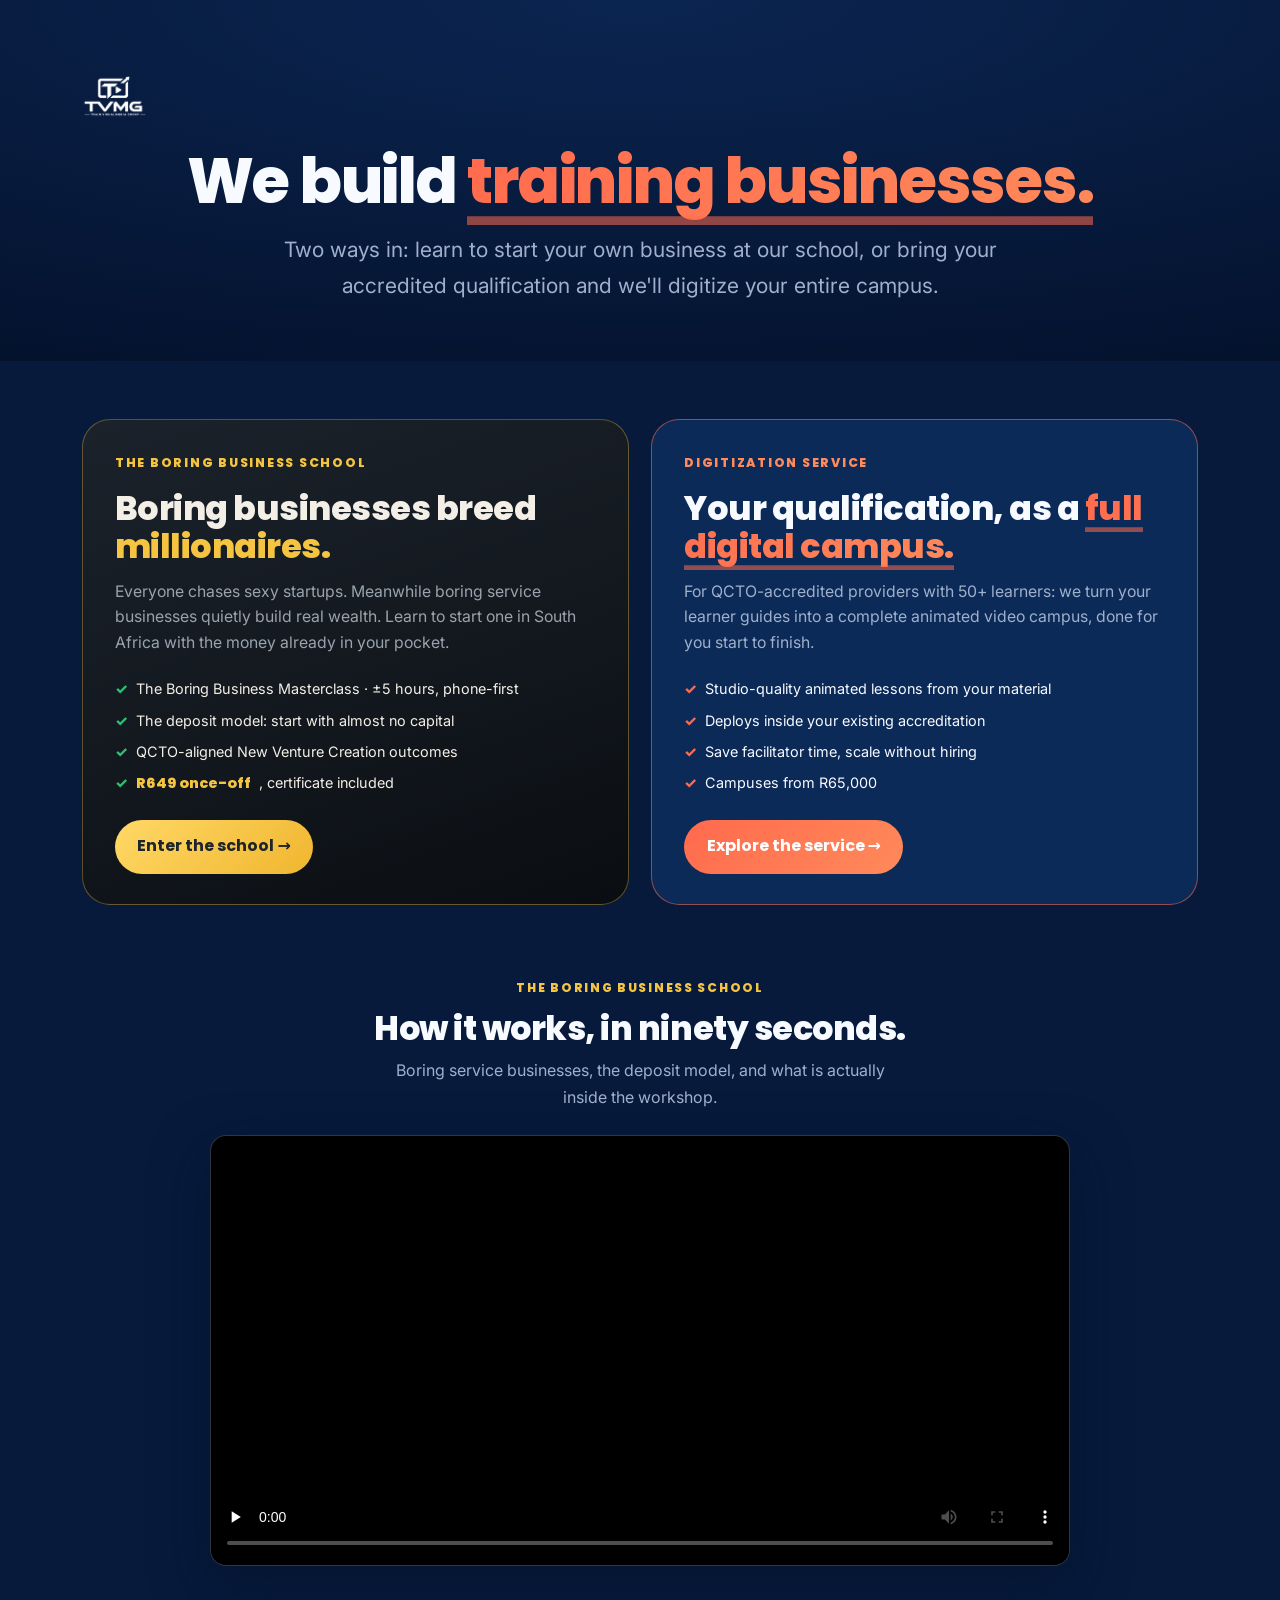
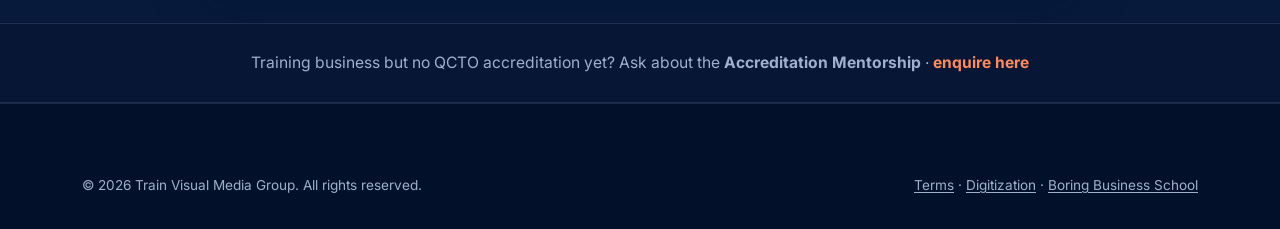
<file: Site/index.html>
<!DOCTYPE html>
<html lang="en">
<head>
  <meta charset="UTF-8" />
  <meta name="viewport" content="width=device-width, initial-scale=1" />
  <title>TVMG · Train Visual Media Group — We Build Training Businesses</title>
  <meta name="description" content="TVMG builds training businesses: The Boring Business School teaches South Africans to start local service businesses, and our Digital Campus digitization service turns QCTO qualifications into full online campuses." />
  <meta name="theme-color" content="#061B3F" />
  <meta name="facebook-domain-verification" content="5khf7posotcl653v03dd02u9138fzs" />

  <!-- Meta Pixel -->
<script>
!function(f,b,e,v,n,t,s)
{if(f.fbq)return;n=f.fbq=function(){n.callMethod?
n.callMethod.apply(n,arguments):n.queue.push(arguments)};
if(!f._fbq)f._fbq=n;n.push=n;n.loaded=!0;n.version='2.0';
n.queue=[];t=b.createElement(e);t.async=!0;
t.src=v;s=b.getElementsByTagName(e)[0];
s.parentNode.insertBefore(t,s)}(window, document,'script',
'https://connect.facebook.net/en_US/fbevents.js');
fbq('init', '1710674963370376');
fbq('track', 'PageView');

</script>
<noscript><img height="1" width="1" style="display:none"
src="https://www.facebook.com/tr?id=1710674963370376&ev=PageView&noscript=1" /></noscript>
<!-- End Meta Pixel -->
  <link rel="icon" href="assets/favicon/TVMG_favicon.ico" sizes="any" />
  <link rel="icon" type="image/png" sizes="32x32" href="assets/favicon/TVMG_favicon_32x32_transparent.png" />
  <link rel="apple-touch-icon" href="assets/favicon/TVMG_app_icon_180x180_navy.png" />

  <link rel="preconnect" href="https://fonts.googleapis.com" />
  <link rel="preconnect" href="https://fonts.gstatic.com" crossorigin />
  <link href="https://fonts.googleapis.com/css2?family=Inter:wght@400;500;600;700&family=Poppins:wght@600;700;800;900&display=swap" rel="stylesheet" />

  <link rel="stylesheet" href="css/tokens.css?v=20260808" />
  <link rel="stylesheet" href="css/styles.css?v=20260808" />

  <style>
    /* ---- Hub page (scoped) ---- */
    .hub-hero{background:var(--grad-navy);padding:4.6rem 0 3.6rem;text-align:center;position:relative;overflow:hidden}
    .hub-hero img.logo{height:44px;margin-bottom:1.9rem}
    .hub-hero h1{font-size:clamp(2.2rem,5vw + .5rem,3.9rem);line-height:1.07;letter-spacing:-.02em}
    .hub-hero h1 .hl{color:transparent;background:var(--grad-coral);-webkit-background-clip:text;background-clip:text}
    .hub-hero p{color:var(--silver);max-width:56ch;margin:1.1rem auto 0;font-size:var(--fs-lead)}
    .hub-paths{padding:3.6rem 0 4.2rem}
    .hub-grid{display:grid;grid-template-columns:1fr 1fr;gap:1.4rem}
    @media(max-width:860px){.hub-grid{grid-template-columns:1fr}}
    .hub-card{display:flex;flex-direction:column;border-radius:var(--radius-lg);padding:2.1rem 2rem 1.9rem;border:1px solid var(--border);position:relative;overflow:hidden;transition:transform .18s ease,box-shadow .18s ease;text-decoration:none}
    .hub-card:hover{transform:translateY(-5px);box-shadow:0 26px 60px rgba(3,16,42,.5)}
    .hub-card .kick{font-family:var(--font-head);font-weight:800;font-size:.78rem;letter-spacing:.14em;margin-bottom:1rem}
    .hub-card h2{font-size:clamp(1.5rem,2vw + .8rem,2.1rem);line-height:1.12;letter-spacing:-.015em}
    .hub-card p.desc{margin:.85rem 0 1.4rem;font-size:.99rem;line-height:1.6;flex:1}
    .hub-card .cta{display:inline-flex;align-items:center;gap:.55rem;font-family:var(--font-head);font-weight:700;font-size:1rem;padding:.85rem 1.4rem;border-radius:999px;width:max-content}
    .hub-card ul{list-style:none;margin:0 0 1.5rem;padding:0;display:grid;gap:.45rem}
    .hub-card ul li{font-size:.9rem;display:flex;gap:.5rem;align-items:baseline}
    .hub-card ul li::before{content:"✓";font-weight:800}
    /* BBS card: charcoal + gold */
    .card-bbs{background:linear-gradient(160deg,#1B222B 0%,#12171D 60%,#0A0D11 100%);border-color:rgba(245,197,66,.35)}
    .card-bbs .kick{color:#F5C542}
    .card-bbs h2{color:#F4EFE6}
    .card-bbs h2 .g{color:#F5C542}
    .card-bbs p.desc{color:#9AA3AD}
    .card-bbs ul li{color:#F4EFE6}
    .card-bbs ul li::before{color:#2FBF71}
    .card-bbs .cta{background:linear-gradient(135deg,#FFD866,#F0B62F);color:#1E242B}
    .card-bbs .price{color:#F5C542;font-family:var(--font-head);font-weight:800}
    /* Campus card: navy + coral */
    .card-dc{background:var(--surface);border-color:var(--border-coral)}
    .card-dc .kick{color:var(--coral-lt)}
    .card-dc h2{color:var(--ice)}
    .card-dc h2 .hl{color:transparent;background:var(--grad-coral);-webkit-background-clip:text;background-clip:text}
    .card-dc p.desc{color:var(--silver)}
    .card-dc ul li{color:var(--ice)}
    .card-dc ul li::before{color:var(--coral)}
    .card-dc .cta{background:var(--grad-coral);color:#fff}
    .hub-video{padding:0 0 3.6rem}
    .hub-video .inner{max-width:860px;margin:0 auto;text-align:center}
    .hub-video h2{font-size:clamp(1.5rem,2.6vw,2.1rem);letter-spacing:-.015em}
    .hub-video p{color:var(--silver);margin:.7rem auto 1.5rem;max-width:52ch;font-size:1rem}
    .hub-video .frame{border-radius:16px;overflow:hidden;border:1px solid var(--border-strong);box-shadow:0 20px 54px rgba(3,16,42,.55);background:#000}
    .hub-video video{display:block;width:100%;height:auto}
    .hub-video .kick{display:inline-block;font-family:var(--font-head);font-weight:800;font-size:.76rem;letter-spacing:.14em;color:#F5C542;margin-bottom:.8rem}
    .hub-strip{background:var(--bg-2);border-block:1px solid var(--border);padding:1.6rem 0;text-align:center}
    .hub-strip p{color:var(--silver);font-size:.98rem}
    .hub-strip a{color:var(--coral-lt);font-weight:700;text-decoration:none}
    .hub-strip a:hover{text-decoration:underline}
  </style>
</head>
<body>
  <!-- ============ HERO ============ -->
  <header class="hub-hero">
    <div class="container">
      <img class="logo" src="assets/logo/TVMG_logo_mono_white_transparent.png" alt="TVMG · Train Visual Media Group" />
      <h1>We build <span class="hl">training businesses.</span></h1>
      <p>Two ways in: learn to start your own business at our school, or bring your accredited qualification and we'll digitize your entire campus.</p>
    </div>
  </header>

  <!-- ============ TWO PATHS ============ -->
  <main class="hub-paths">
    <div class="container">
      <div class="hub-grid">

        <a class="hub-card card-bbs" href="https://boring.tvmg.co.za">
          <span class="kick">THE BORING BUSINESS SCHOOL</span>
          <h2>Boring businesses breed <span class="g">millionaires.</span></h2>
          <p class="desc">Everyone chases sexy startups. Meanwhile boring service businesses quietly build real wealth. Learn to start one in South Africa with the money already in your pocket.</p>
          <ul>
            <li>The Boring Business Masterclass · ±5 hours, phone-first</li>
            <li>The deposit model: start with almost no capital</li>
            <li>QCTO-aligned New Venture Creation outcomes</li>
            <li><span class="price">R649 once-off</span>, certificate included</li>
          </ul>
          <span class="cta">Enter the school →</span>
        </a>

        <a class="hub-card card-dc" href="digitization.html">
          <span class="kick">DIGITIZATION SERVICE</span>
          <h2>Your qualification, as a <span class="hl">full digital campus.</span></h2>
          <p class="desc">For QCTO-accredited providers with 50+ learners: we turn your learner guides into a complete animated video campus, done for you start to finish.</p>
          <ul>
            <li>Studio-quality animated lessons from your material</li>
            <li>Deploys inside your existing accreditation</li>
            <li>Save facilitator time, scale without hiring</li>
            <li>Campuses from R65,000</li>
          </ul>
          <span class="cta">Explore the service →</span>
        </a>

      </div>
    </div>
  </main>

  <!-- ============ BBS EXPLAINER VIDEO ============ -->
  <section class="hub-video">
    <div class="container">
      <div class="inner">
        <span class="kick">THE BORING BUSINESS SCHOOL</span>
        <h2>How it works, in ninety seconds.</h2>
        <p>Boring service businesses, the deposit model, and what is actually inside the workshop.</p>
        <div class="frame">
          <video controls preload="none" playsinline poster="https://boring.tvmg.co.za/video/bbs-explainer-poster.jpg">
            <source src="https://boring.tvmg.co.za/video/bbs-explainer.mp4" type="video/mp4">
            Your browser cannot play this video.
          </video>
        </div>
      </div>
    </div>
  </section>

  <!-- ============ MENTORSHIP STRIP ============ -->
  <div class="hub-strip">
    <div class="container">
      <p>Training business but no QCTO accreditation yet? Ask about the <strong>Accreditation Mentorship</strong> · <a href="digitization.html#enquiry">enquire here</a></p>
    </div>
  </div>

  <footer class="site-footer">
    <div class="container">
      <div class="footer-bottom" style="margin-top:0;border-top:0">
        <span>&copy; <span id="year">2026</span> Train Visual Media Group. All rights reserved.</span>
        <span><a href="terms.html">Terms</a> · <a href="digitization.html">Digitization</a> · <a href="https://boring.tvmg.co.za">Boring Business School</a></span>
      </div>
    </div>
  </footer>

  <script>document.getElementById("year").textContent = new Date().getFullYear();</script>
</body>
</html>
</file>
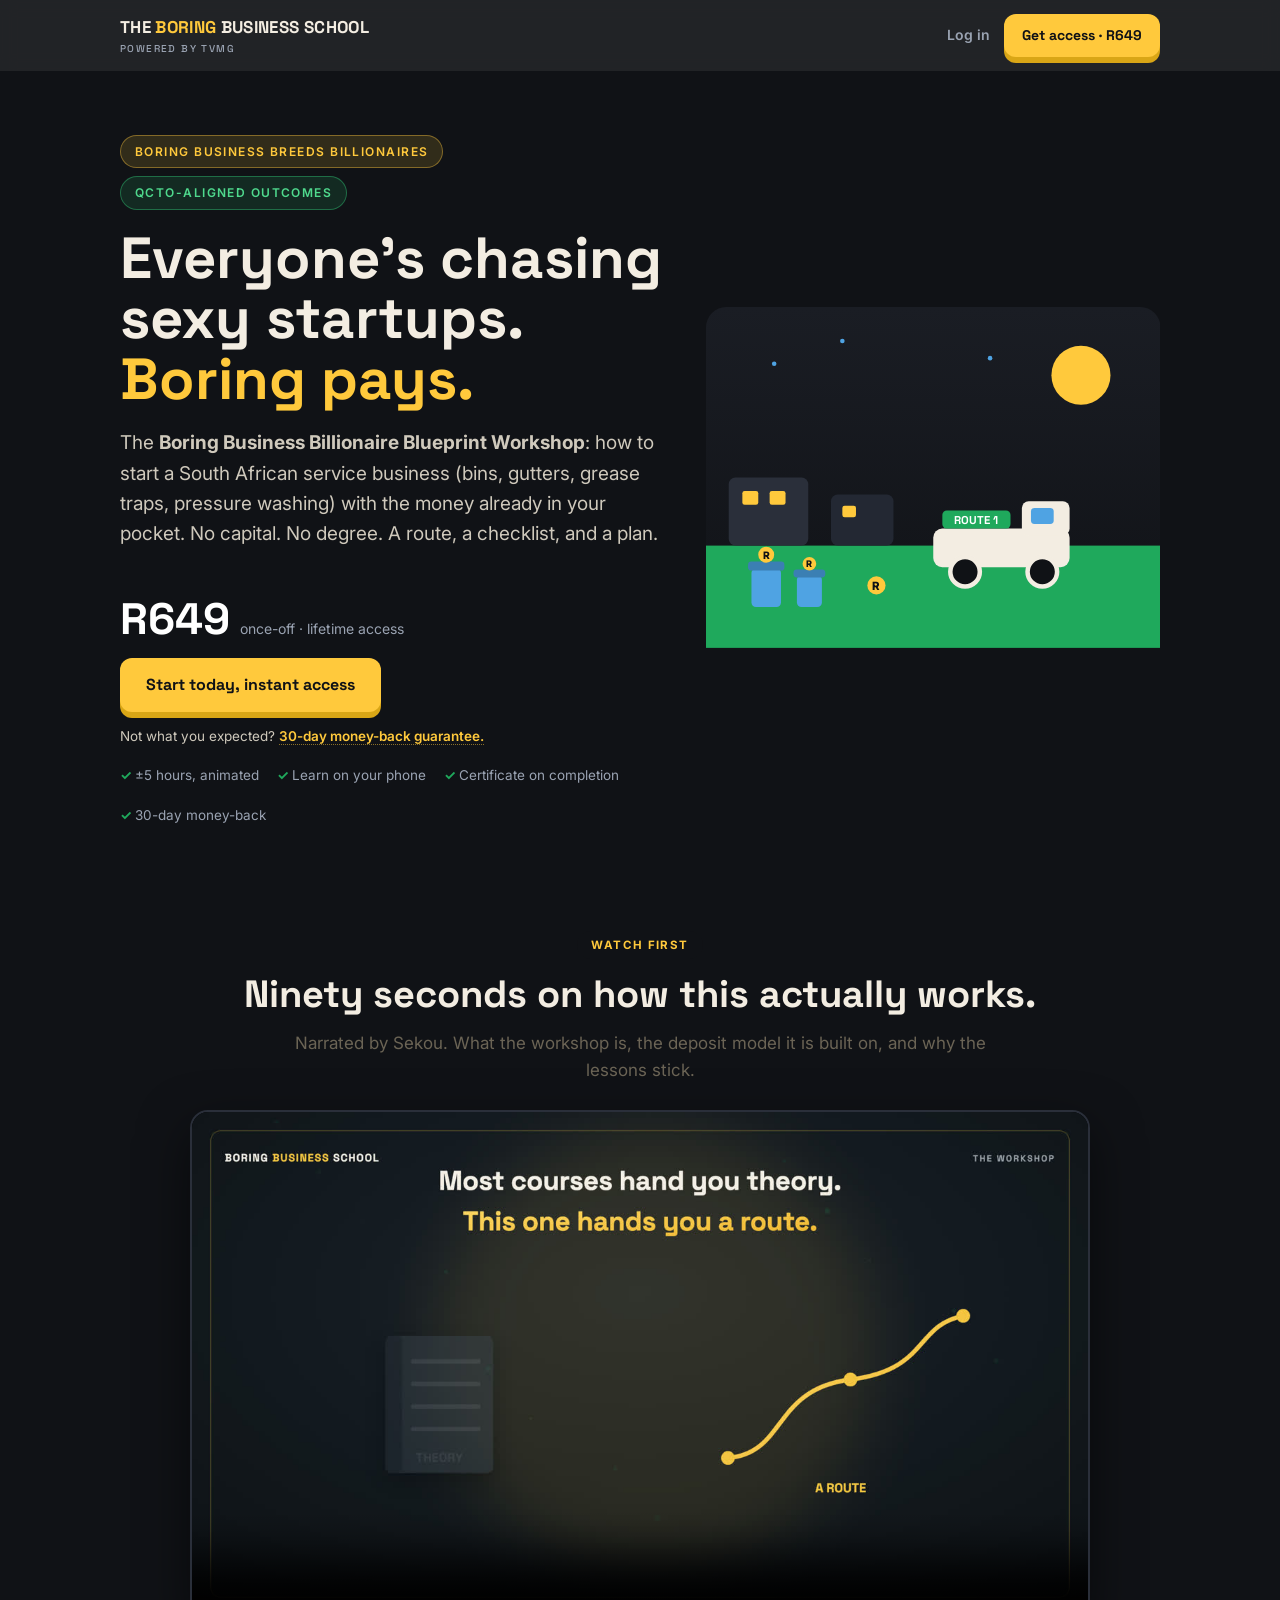
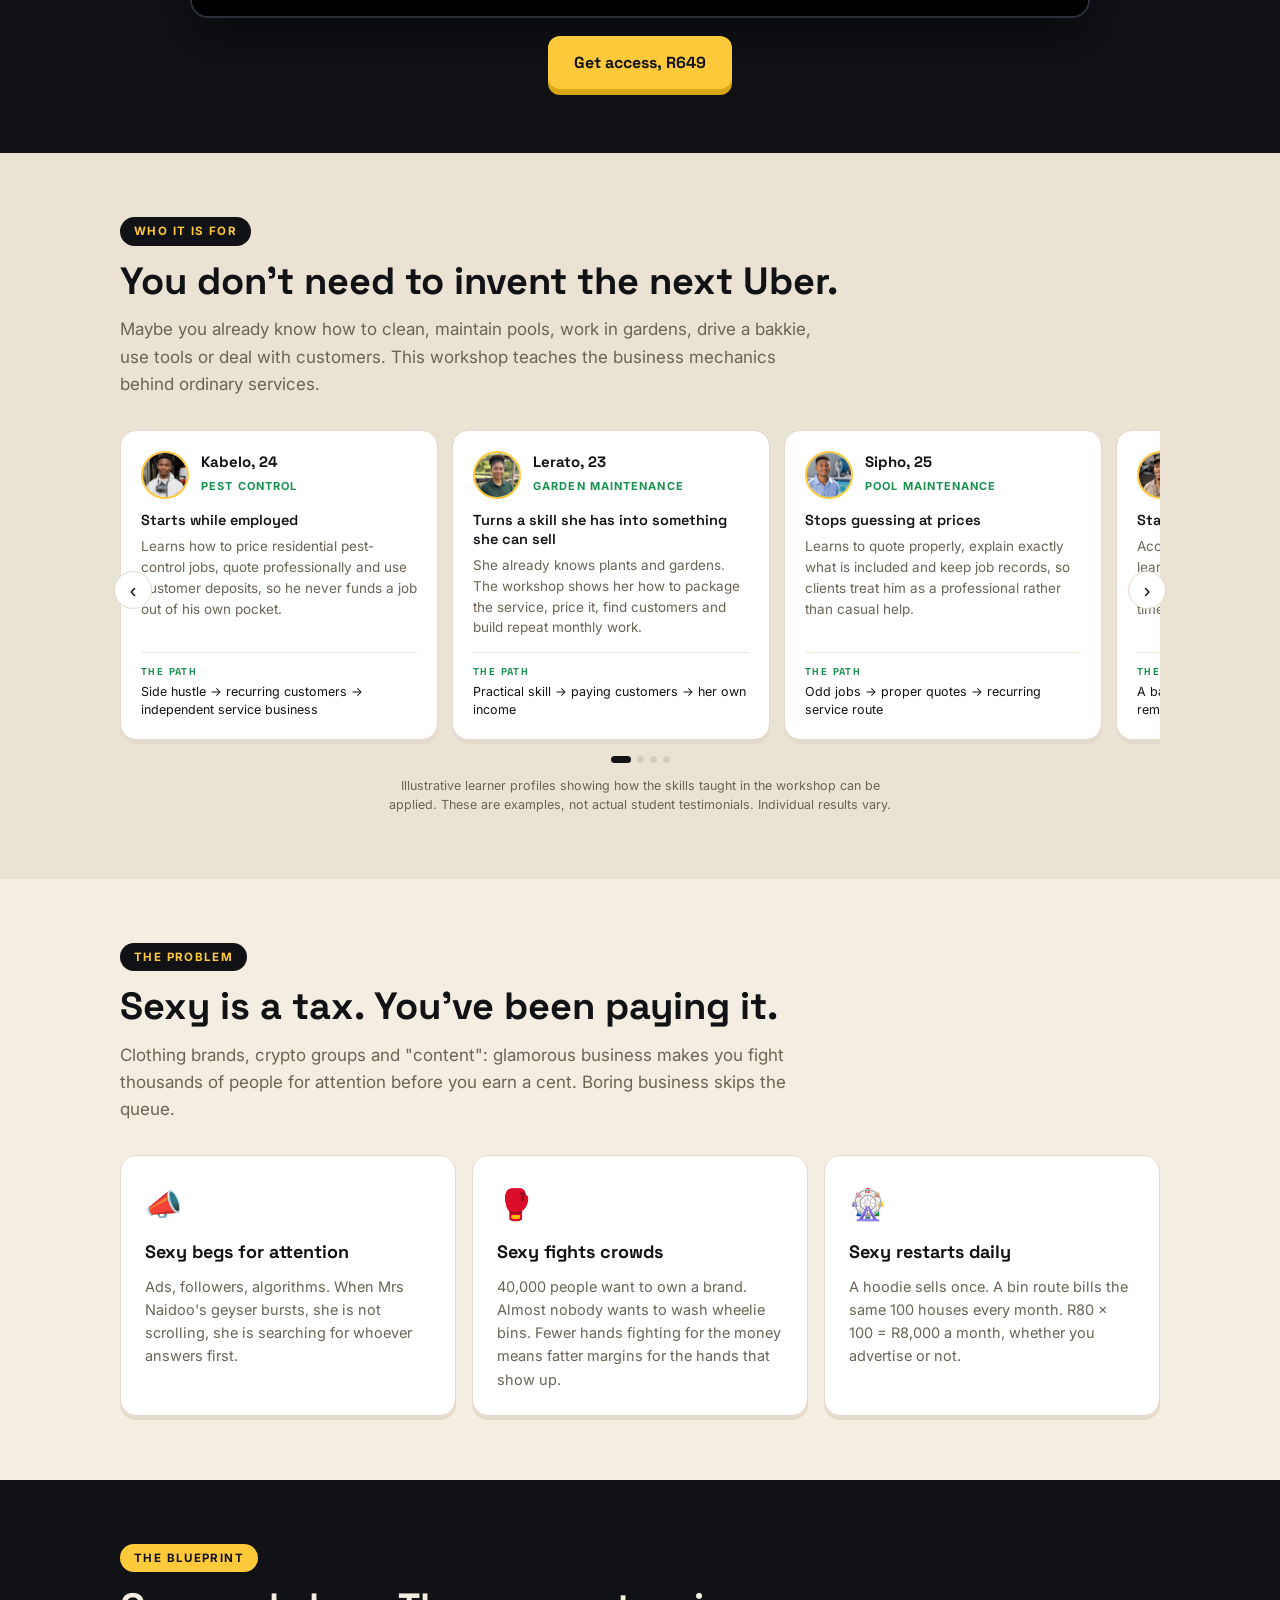
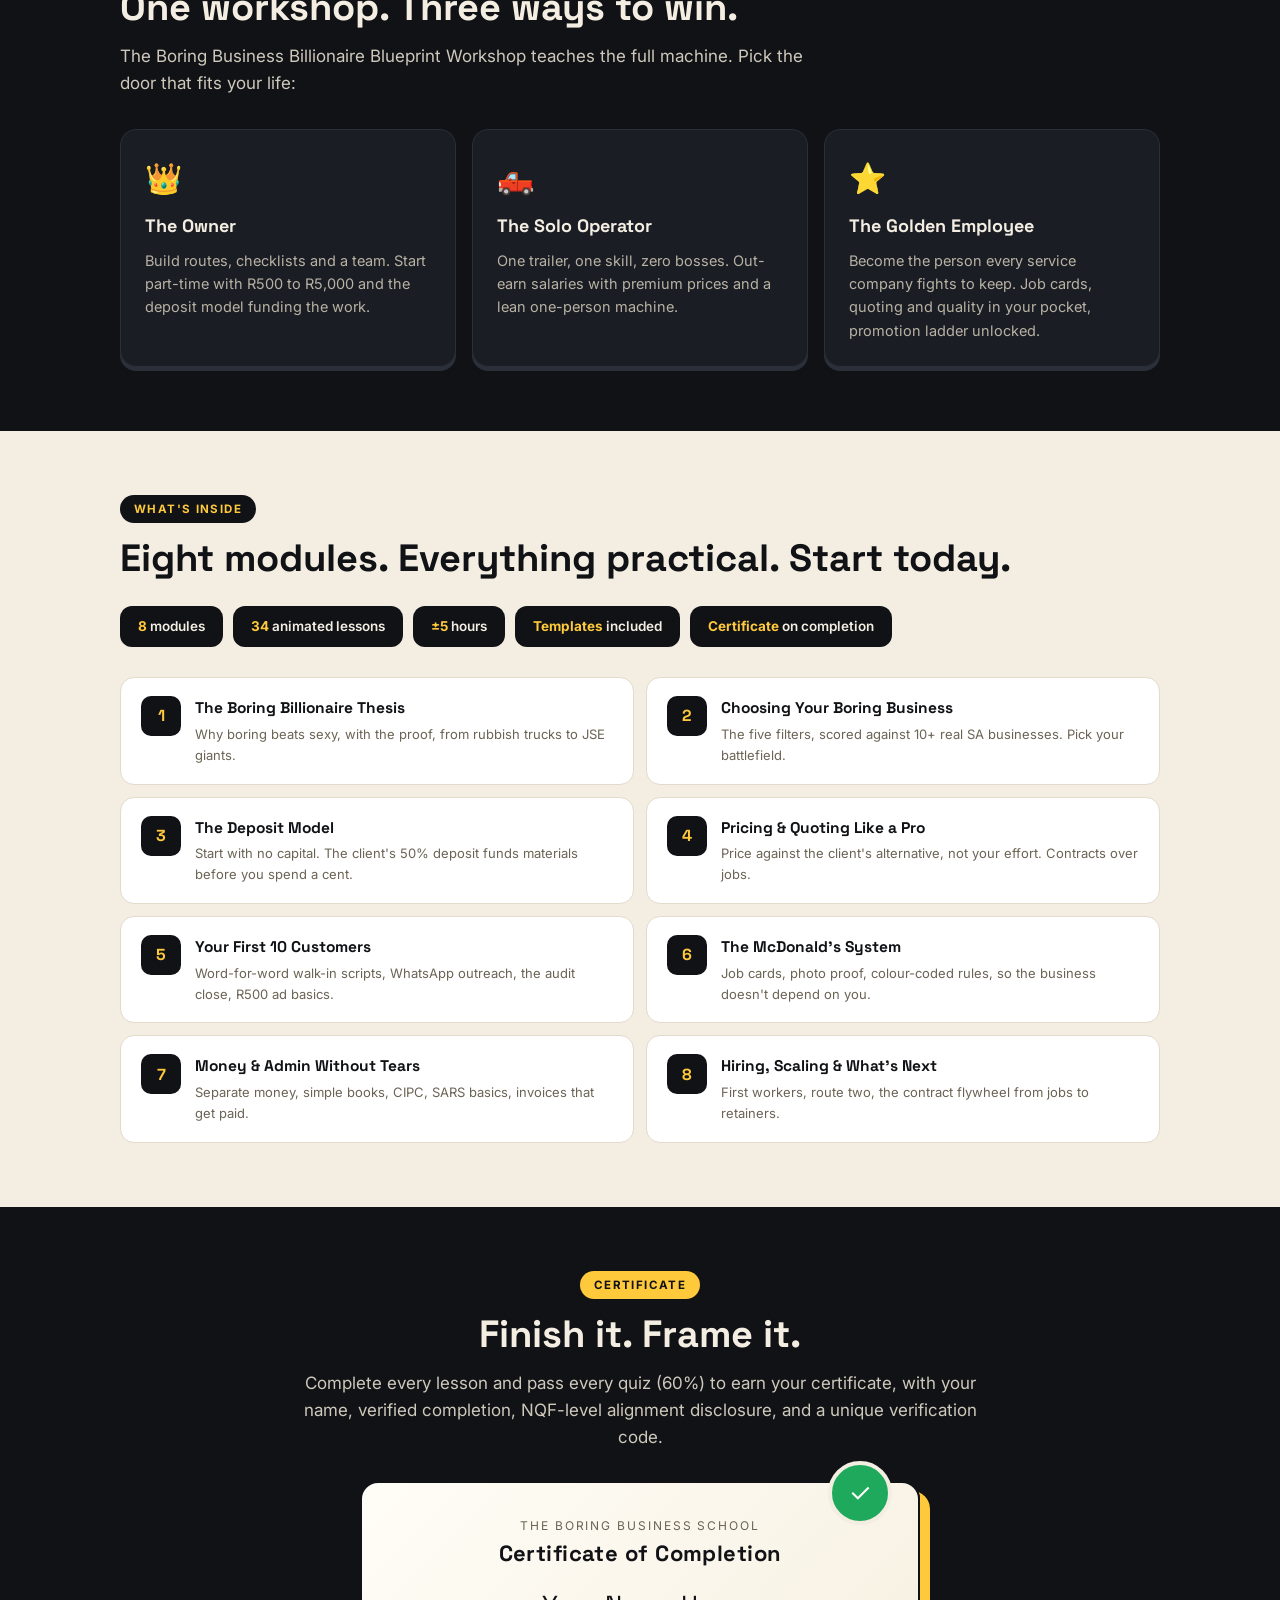
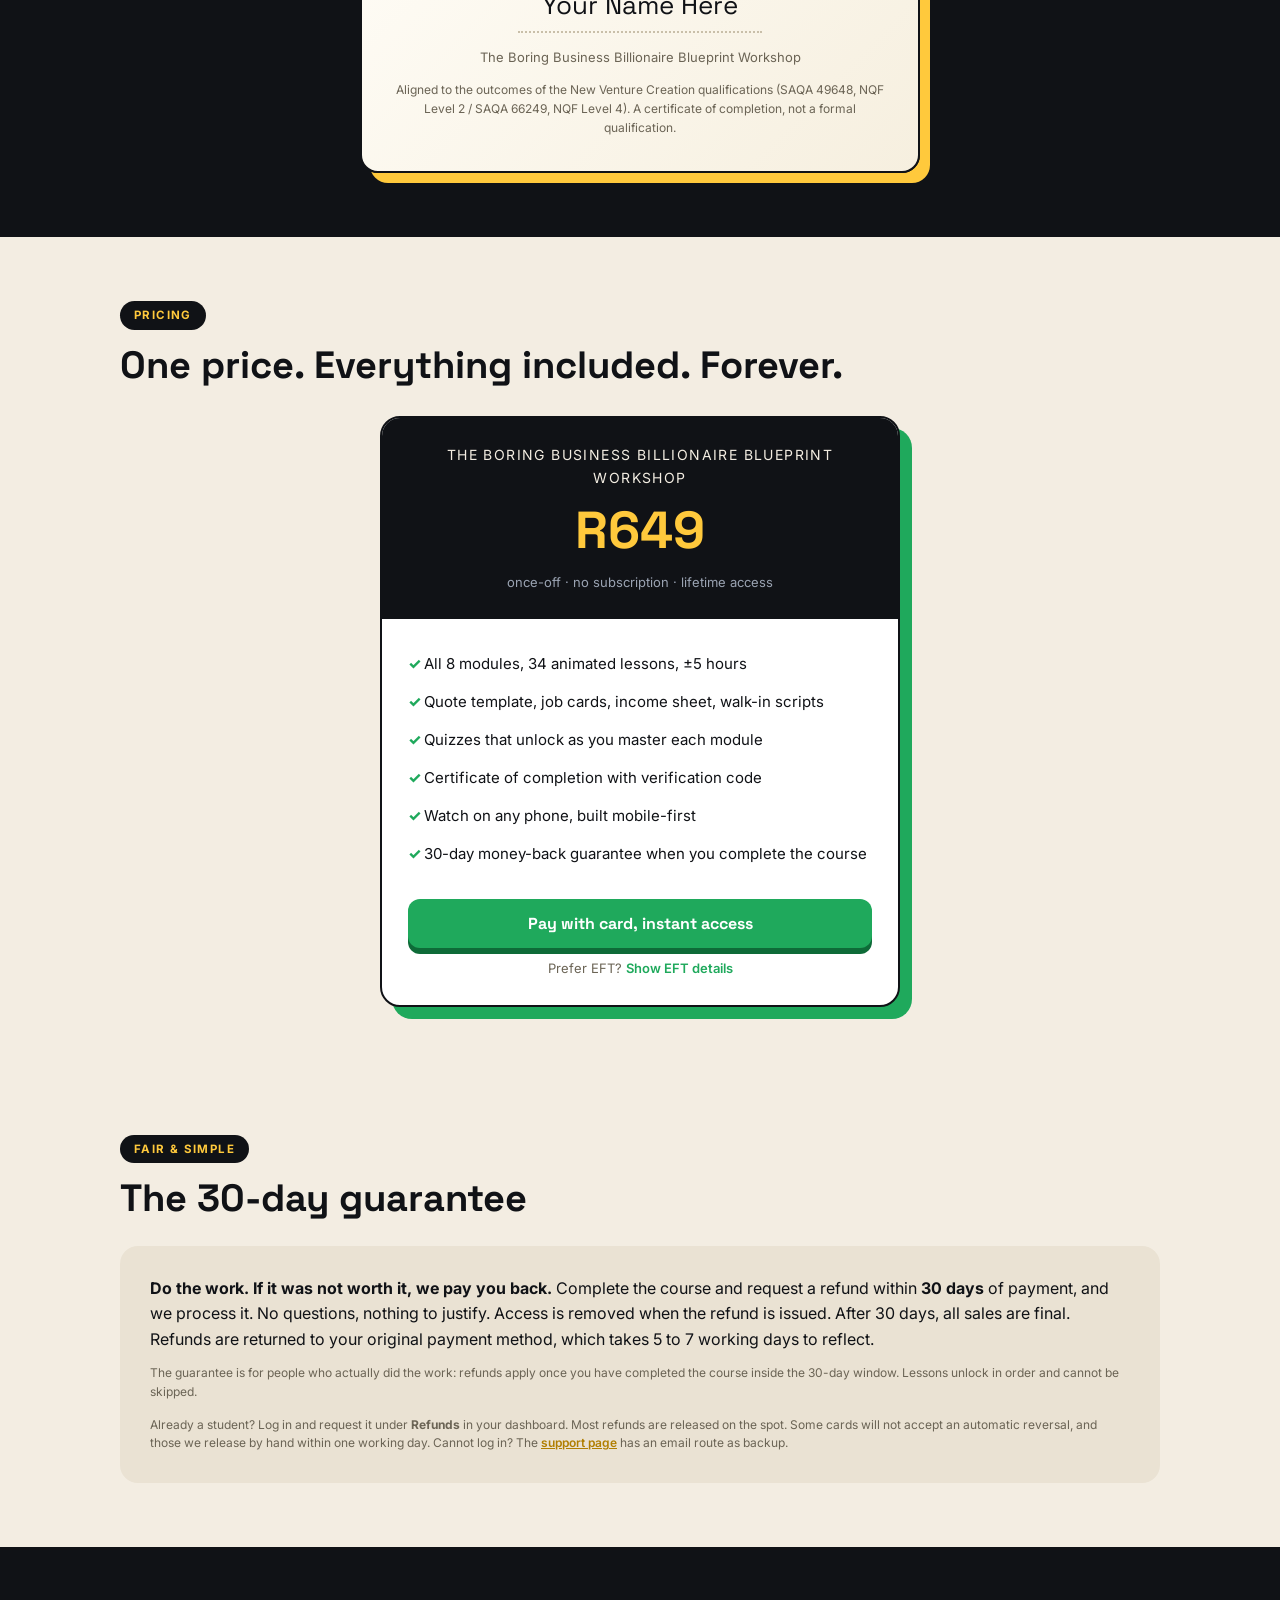
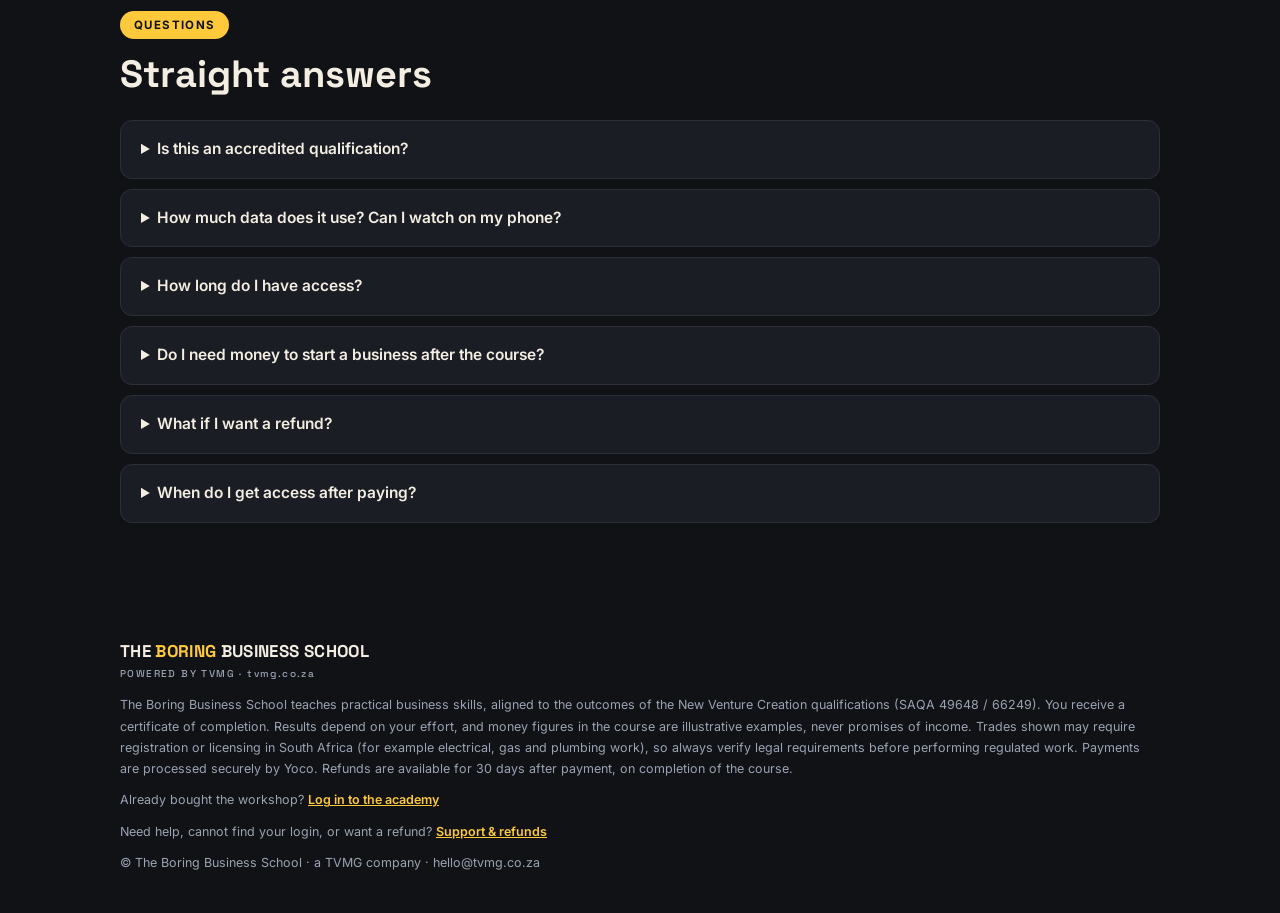
<file: Site/boring/index.html>
<!DOCTYPE html>
<html lang="en">
<head>
<meta charset="utf-8">
<meta name="viewport" content="width=device-width, initial-scale=1">
<meta name="facebook-domain-verification" content="5khf7posotcl653v03dd02u9138fzs">
<title>The Boring Business School · Boring Business Breeds Billionaires</title>
<meta name="description" content="Learn to start a boring South African service business with the money already in your pocket. The Boring Business Billionaire Blueprint Workshop. R649 once-off, instant access.">
<!-- Meta Pixel -->
<script>
!function(f,b,e,v,n,t,s)
{if(f.fbq)return;n=f.fbq=function(){n.callMethod?
n.callMethod.apply(n,arguments):n.queue.push(arguments)};
if(!f._fbq)f._fbq=n;n.push=n;n.loaded=!0;n.version='2.0';
n.queue=[];t=b.createElement(e);t.async=!0;
t.src=v;s=b.getElementsByTagName(e)[0];
s.parentNode.insertBefore(t,s)}(window, document,'script',
'https://connect.facebook.net/en_US/fbevents.js');
fbq('init', '1710674963370376');
fbq('track', 'PageView');
fbq('track', 'ViewContent', {
  content_name: 'Boring Business Billionaire Blueprint Workshop',
  content_category: 'Course',
  content_ids: ['bbs-workshop'],
  content_type: 'product',
  value: 649.00, currency: 'ZAR'
});
</script>
<noscript><img height="1" width="1" style="display:none"
src="https://www.facebook.com/tr?id=1710674963370376&ev=PageView&noscript=1" /></noscript>
<!-- End Meta Pixel -->
<link rel="icon" href="/favicon.ico" sizes="any">
<link rel="icon" type="image/png" sizes="32x32" href="/icon/icon-32.png">
<link rel="icon" type="image/png" sizes="192x192" href="/icon/icon-192.png">
<link rel="apple-touch-icon" href="/icon/apple-touch-icon.png">
<link rel="manifest" href="/site.webmanifest">
<meta name="theme-color" content="#12171D">
<link rel="preconnect" href="https://fonts.googleapis.com">
<link rel="stylesheet" href="https://fonts.googleapis.com/css2?family=Space+Grotesk:wght@500;600;700&family=Inter:wght@400;500;600;700&display=swap">
<style>
:root{--ink:#101216;--ink2:#1A1D24;--paper:#F3EDE2;--paper2:#EAE2D3;--green:#1FA95C;--green2:#17914E;--yellow:#FFC93C;--blue:#4FA3E3;--red:#E4574C;--muted:#6B6455;--inkmut:#9AA3B2}
*{box-sizing:border-box;margin:0;padding:0}
html{scroll-behavior:smooth}
body{font-family:Inter,system-ui,sans-serif;background:var(--paper);color:var(--ink);line-height:1.6}
h1,h2,h3,.btn,.wordmark{font-family:'Space Grotesk',Inter,sans-serif}
.wrap{max-width:1080px;margin:0 auto;padding:0 20px}
/* nav */
nav{position:sticky;top:0;z-index:50;background:rgba(16,18,22,.92);backdrop-filter:blur(8px);color:var(--paper)}
.nav-in{display:flex;align-items:center;justify-content:space-between;padding:14px 20px;max-width:1080px;margin:0 auto}
.wordmark{font-weight:700;font-size:17px;letter-spacing:.02em}
.wordmark b{color:var(--yellow)}
.wordmark small{display:block;font-size:10px;letter-spacing:.14em;color:var(--inkmut);font-weight:500}
.nav-right{display:flex;align-items:center;gap:14px}
.navlogin{color:var(--inkmut);text-decoration:none;font-weight:600;font-size:14px;white-space:nowrap}
.navlogin:hover{color:var(--yellow)}
@media(max-width:520px){
  .nav-in{padding:12px 14px}
  .wordmark{font-size:14px;line-height:1.15}
  .wordmark small{font-size:9px}
  .nav-right{gap:10px}
  .navlogin{font-size:13px}
  .nav-right .btn-sm{padding:9px 12px;font-size:12.5px;white-space:nowrap}
}
.btn{display:inline-block;border:none;border-radius:12px;padding:14px 26px;font-weight:700;font-size:16px;cursor:pointer;text-decoration:none;transition:.15s;text-align:center}
.btn-y{background:var(--yellow);color:var(--ink);box-shadow:0 6px 0 #D9A616}
.btn-y:hover{transform:translateY(-2px);box-shadow:0 8px 0 #D9A616}
.btn-y:active{transform:translateY(2px);box-shadow:0 2px 0 #D9A616}
.btn-g{background:var(--green);color:#fff;box-shadow:0 6px 0 #0E6B38}
.btn-g:hover{transform:translateY(-2px)}
.btn-sm{padding:10px 18px;font-size:14px}
/* hero */
.hero{background:var(--ink);color:var(--paper);overflow:hidden;position:relative}
.hero-in{display:grid;grid-template-columns:1.1fr .9fr;gap:30px;align-items:center;padding:64px 20px 40px;max-width:1080px;margin:0 auto}
.kicker{display:inline-block;background:rgba(255,201,60,.14);color:var(--yellow);border:1px solid rgba(255,201,60,.4);border-radius:999px;padding:6px 14px;font-size:12px;font-weight:600;letter-spacing:.12em;text-transform:uppercase;margin-bottom:18px}
.kickrow{display:flex;flex-wrap:wrap;gap:8px;align-items:center;margin-bottom:18px}
.kickrow .kicker{margin-bottom:0}
.k-qcto{background:rgba(47,191,113,.14);color:#4FD98D;border-color:rgba(47,191,113,.45)}
@media(max-width:420px){.kicker{font-size:11px;padding:5px 11px;letter-spacing:.08em}}
h1{font-size:clamp(34px,5.6vw,58px);line-height:1.05;font-weight:700}
h1 em{font-style:normal;color:var(--yellow)}
.sub{margin:18px 0 26px;font-size:clamp(16px,2vw,19px);color:#CFC9BC;max-width:34em}
.trust{display:flex;gap:18px;flex-wrap:wrap;margin-top:18px;font-size:13.5px;color:var(--inkmut)}
.trust span::before{content:"✓ ";color:var(--green);font-weight:700}
.price-tag{display:inline-flex;align-items:baseline;gap:10px;margin:8px 0 4px}
.price-tag .r{font-family:'Space Grotesk';font-size:44px;font-weight:700;color:#fff}
.price-tag .once{color:var(--inkmut);font-size:14px}
/* sections */
section{padding:64px 0}
.dark{background:var(--ink);color:var(--paper)}
.tag{display:inline-block;background:var(--ink);color:var(--yellow);border-radius:999px;padding:5px 14px;font-size:11.5px;font-weight:700;letter-spacing:.12em;text-transform:uppercase;margin-bottom:14px}
.dark .tag{background:var(--yellow);color:var(--ink)}
h2{font-size:clamp(26px,3.6vw,38px);line-height:1.12;margin-bottom:14px}
.lead{font-size:17px;color:var(--muted);max-width:42em}
.dark .lead{color:#CFC9BC}
.cards{display:grid;grid-template-columns:repeat(auto-fit,minmax(240px,1fr));gap:16px;margin-top:32px}
.card{background:#fff;border:1.5px solid #E3DACB;border-radius:16px;padding:24px;box-shadow:0 4px 0 #E3DACB}
.dark .card{background:var(--ink2);border-color:#2A2F3A;box-shadow:0 4px 0 #2A2F3A}
.card .ico{font-size:30px;margin-bottom:10px}
.card h3{font-size:18px;margin-bottom:8px}
.card p{font-size:14.5px;color:var(--muted)}
.dark .card p{color:#B9B2A4}
/* modules */
.mods{display:grid;grid-template-columns:1fr 1fr;gap:12px;margin-top:30px}
.mod{background:#fff;border:1.5px solid #E3DACB;border-radius:14px;padding:18px 20px;display:flex;gap:14px;align-items:flex-start}
.mod .n{font-family:'Space Grotesk';font-weight:700;background:var(--ink);color:var(--yellow);border-radius:10px;min-width:40px;height:40px;display:flex;align-items:center;justify-content:center;font-size:16px}
.mod h3{font-size:15.5px;margin-bottom:3px}
.mod p{font-size:13px;color:var(--muted)}
.stats{display:flex;gap:10px;flex-wrap:wrap;margin-top:26px}
.stat{background:var(--ink);color:var(--paper);border-radius:12px;padding:10px 18px;font-size:13.5px;font-weight:600}
.stat b{color:var(--yellow)}
/* cert */
.certbox{background:linear-gradient(135deg,#FFFDF7,#F6EFDF);border:2px solid var(--ink);border-radius:18px;padding:34px;position:relative;max-width:560px;margin:30px auto 0;box-shadow:10px 10px 0 var(--yellow)}
.certbox .seal{position:absolute;top:-22px;right:26px;width:64px;height:64px;background:var(--green);border-radius:50%;display:flex;align-items:center;justify-content:center;color:#fff;font-size:26px;border:4px solid var(--paper)}
.certbox h3{font-size:22px;letter-spacing:.02em;color:var(--ink)}
/* certbox has a light background but sits inside a .dark section, so its
   text must be set explicitly or it inherits cream and disappears */
.certbox .name,.certbox .seal{color:var(--ink)}
.certbox .seal{color:#fff}
.certbox .small{color:var(--muted)}
.certbox .line{color:var(--muted);font-size:13px;margin-top:10px}
.certbox .name{font-family:'Space Grotesk';font-size:26px;margin:14px 0 4px;border-bottom:2px dotted #C9BFA9;display:inline-block;padding:0 24px 4px}
.small{font-size:12px;color:var(--muted);line-height:1.55}
/* pricing */
.pricecard{background:#fff;border:2px solid var(--ink);border-radius:20px;max-width:520px;margin:30px auto 0;overflow:hidden;box-shadow:12px 12px 0 var(--green)}
.pricecard .top{background:var(--ink);color:var(--paper);padding:26px;text-align:center}
.pricecard .top .r{font-family:'Space Grotesk';font-size:52px;font-weight:700;color:var(--yellow)}
.pricecard ul{list-style:none;padding:26px}
.pricecard li{padding:7px 0;font-size:15px}
.pricecard li::before{content:"✓  ";color:var(--green);font-weight:800}
.pricecard .cta{padding:0 26px 26px;display:flex;flex-direction:column;gap:10px}
.eft{font-size:13px;color:var(--muted);text-align:center}
.eft a{color:var(--green);font-weight:600;cursor:pointer}
/* refund */
.refund{background:var(--paper2);border-radius:18px;padding:30px;margin-top:26px}
.refund form{display:flex;gap:10px;margin-top:16px;flex-wrap:wrap}
.refund input{flex:1;min-width:220px;padding:13px 16px;border:1.5px solid #C9BFA9;border-radius:12px;font-size:15px;font-family:Inter}
#refundmsg{margin-top:12px;font-size:14px;font-weight:600;display:none}
/* faq */
details{background:#fff;border:1.5px solid #E3DACB;border-radius:12px;padding:16px 20px;margin-bottom:10px}
summary{font-weight:600;cursor:pointer;font-size:15.5px;color:var(--ink)}
details p{margin-top:10px;font-size:14.5px;color:var(--muted)}
/* FAQ sits in a .dark section: keep the cards dark so text stays readable */
.dark details{background:var(--ink2);border-color:#2A2F3A}
.dark summary{color:var(--paper)}
.dark details p{color:#B9B2A4}
/* hero refund note */
.refnote{margin-top:14px;font-size:13.5px;color:#CFC9BC}
.refnote a{color:var(--yellow);font-weight:600;text-decoration:none;border-bottom:1px dotted rgba(255,201,60,.5)}
/* explainer video */
.vidsec{background:var(--ink);color:var(--paper)}
.vidwrap{max-width:900px;margin:26px auto 0;border-radius:18px;overflow:hidden;border:2px solid #2A2F3A;box-shadow:0 18px 50px rgba(0,0,0,.5);background:#000}
.vidwrap video{display:block;width:100%;height:auto}
.vidsec .under{text-align:center;margin-top:18px}
/* learner profiles carousel */
.tint{background:var(--paper2)}
.carousel{position:relative;margin-top:28px}
.track{display:flex;gap:14px;overflow-x:auto;scroll-snap-type:x mandatory;scroll-behavior:smooth;padding:4px 2px 14px;scrollbar-width:none;-ms-overflow-style:none}
.track::-webkit-scrollbar{display:none}
.pcard{flex:0 0 clamp(260px,86vw,320px);scroll-snap-align:start;background:#fff;border:1.5px solid #E3DACB;border-radius:16px;padding:20px;box-shadow:0 4px 0 #E3DACB;display:flex;flex-direction:column}
@media(min-width:760px){.pcard{flex-basis:318px}}
.pcard .ph{display:flex;align-items:center;gap:12px;margin-bottom:12px}
.pcard .av{position:relative;width:48px;height:48px;flex:0 0 48px;border-radius:50%;overflow:hidden;background:var(--paper2);display:grid;place-items:center;border:2px solid var(--yellow)}
.pcard .av::before{content:attr(data-i);font-family:'Space Grotesk';font-weight:700;font-size:15px;color:var(--ink)}
.pcard .av img{position:absolute;inset:0;width:100%;height:100%;object-fit:cover}
.pcard .who b{display:block;font-family:'Space Grotesk';font-size:15px;line-height:1.25}
.pcard .who i{font-style:normal;font-size:11px;letter-spacing:.1em;text-transform:uppercase;color:var(--green2);font-weight:700}
.pcard .role{font-family:'Space Grotesk';font-weight:600;font-size:14.5px;margin-bottom:6px;line-height:1.3}
.pcard .body{font-size:13.5px;color:var(--muted);line-height:1.55;flex:1}
.pcard .path{margin-top:14px;padding-top:12px;border-top:1.5px solid #EFE7D8;font-size:12.5px;line-height:1.45}
.pcard .path span{display:block;font-family:'Space Grotesk';font-weight:700;font-size:10px;letter-spacing:.14em;color:var(--green2);margin-bottom:3px}
.cnav{position:absolute;top:50%;transform:translateY(-50%);z-index:2;width:38px;height:38px;border-radius:50%;background:#fff;border:1.5px solid #E3DACB;color:var(--ink);font-size:20px;line-height:1;cursor:pointer;display:grid;place-items:center}
.cnav:hover{border-color:var(--yellow)}
.cnav.prev{left:-6px}.cnav.next{right:-6px}
@media(max-width:900px){.cnav{display:none}}
.cdots{display:flex;justify-content:center;gap:6px;margin-top:2px}
.cdots button{width:7px;height:7px;padding:0;border:0;border-radius:50%;background:#D6CCB8;cursor:pointer;transition:.2s}
.cdots button.on{background:var(--ink);width:20px;border-radius:4px}
.disclose{margin-top:14px;text-align:center;font-size:12.5px;color:var(--muted);line-height:1.5;max-width:66ch;margin-inline:auto}
/* footer */
footer{background:var(--ink);color:var(--inkmut);padding:40px 0;font-size:12.5px;line-height:1.7}
/* modal */
.modal{position:fixed;inset:0;background:rgba(16,18,22,.7);display:none;align-items:center;justify-content:center;z-index:100;padding:20px}
.modal.open{display:flex}
.modal-in{background:#fff;border-radius:18px;max-width:420px;width:100%;padding:30px}
.modal-in h3{font-size:20px;margin-bottom:6px}
.modal-in p{font-size:14px;color:var(--muted);margin-bottom:16px}
.modal-in input{width:100%;padding:13px 16px;border:1.5px solid #C9BFA9;border-radius:12px;font-size:15px;margin-bottom:10px;font-family:Inter}
.modal-in .btn{width:100%}
.modal-in .close{background:none;border:none;font-size:13px;color:var(--muted);cursor:pointer;width:100%;margin-top:10px}
#payerr{color:var(--red);font-size:13px;display:none;margin-bottom:8px}
@media(max-width:820px){.hero-in{grid-template-columns:1fr;padding-top:40px}.mods{grid-template-columns:1fr}.hero svg{max-height:220px}}
</style>
</head>
<body>

<nav><div class="nav-in">
  <div class="wordmark">THE <b>BORING</b> BUSINESS SCHOOL<small>POWERED BY TVMG</small></div>
  <div class="nav-right">
    <a class="navlogin" href="https://academy.tvmg.co.za">Log in</a>
    <a class="btn btn-y btn-sm" href="#pricing">Get access · R649</a>
  </div>
</div></nav>

<header class="hero"><div class="hero-in">
  <div>
    <div class="kickrow">
      <span class="kicker">Boring business breeds billionaires</span>
      <span class="kicker k-qcto">QCTO-aligned outcomes</span>
    </div>
    <h1>Everyone's chasing sexy startups. <em>Boring pays.</em></h1>
    <p class="sub">The <b>Boring Business Billionaire Blueprint Workshop</b>: how to start a South African service business (bins, gutters, grease traps, pressure washing) with the money already in your pocket. No capital. No degree. A route, a checklist, and a plan.</p>
    <div class="price-tag"><span class="r">R649</span><span class="once">once-off · lifetime access</span></div>
    <div><a class="btn btn-y" href="#pricing">Start today, instant access</a></div>
    <p class="refnote">Not what you expected? <a href="#refund">30-day money-back guarantee.</a></p>
    <div class="trust"><span>±5 hours, animated</span><span>Learn on your phone</span><span>Certificate on completion</span><span>30-day money-back</span></div>
  </div>
  <div>
    <svg viewBox="0 0 400 300" xmlns="http://www.w3.org/2000/svg" style="width:100%;height:auto">
      <defs><linearGradient id="sky" x1="0" y1="0" x2="0" y2="1"><stop offset="0" stop-color="#1A1D24"/><stop offset="1" stop-color="#101216"/></linearGradient></defs>
      <rect width="400" height="300" fill="url(#sky)" rx="18"/>
      <circle cx="330" cy="60" r="26" fill="#FFC93C"/>
      <circle cx="60" cy="50" r="2" fill="#4FA3E3"/><circle cx="120" cy="30" r="2" fill="#4FA3E3"/><circle cx="250" cy="45" r="2" fill="#4FA3E3"/>
      <rect x="0" y="210" width="400" height="90" fill="#1FA95C" rx="0"/>
      <rect x="20" y="150" width="70" height="60" rx="6" fill="#2A2F3A"/><rect x="32" y="162" width="14" height="12" rx="2" fill="#FFC93C"/><rect x="56" y="162" width="14" height="12" rx="2" fill="#FFC93C"/>
      <rect x="110" y="165" width="55" height="45" rx="6" fill="#232833"/><rect x="120" y="175" width="12" height="10" rx="2" fill="#FFC93C"/>
      <!-- bakkie -->
      <g transform="translate(200,185)">
        <rect x="0" y="10" width="120" height="34" rx="8" fill="#F3EDE2"/>
        <rect x="78" y="-14" width="42" height="30" rx="6" fill="#F3EDE2"/>
        <rect x="86" y="-8" width="20" height="14" rx="3" fill="#4FA3E3"/>
        <circle cx="28" cy="48" r="13" fill="#101216" stroke="#F3EDE2" stroke-width="4"/>
        <circle cx="96" cy="48" r="13" fill="#101216" stroke="#F3EDE2" stroke-width="4"/>
        <rect x="8" y="-6" width="60" height="16" rx="4" fill="#1FA95C"/>
        <text x="38" y="6" font-family="Space Grotesk" font-size="10" font-weight="700" fill="#fff" text-anchor="middle">ROUTE 1</text>
      </g>
      <!-- bins with coins -->
      <g transform="translate(40,230)"><rect width="26" height="34" rx="4" fill="#4FA3E3"/><rect x="-3" y="-6" width="32" height="8" rx="3" fill="#3B7FB3"/></g>
      <g transform="translate(80,236)"><rect width="22" height="28" rx="4" fill="#4FA3E3"/><rect x="-3" y="-5" width="28" height="7" rx="3" fill="#3B7FB3"/></g>
      <circle cx="53" cy="218" r="7" fill="#FFC93C"/><text x="53" y="222" font-size="9" font-weight="800" text-anchor="middle" fill="#101216">R</text>
      <circle cx="91" cy="226" r="6" fill="#FFC93C"/><text x="91" y="229" font-size="8" font-weight="800" text-anchor="middle" fill="#101216">R</text>
      <circle cx="150" cy="245" r="8" fill="#FFC93C"/><text x="150" y="249" font-size="10" font-weight="800" text-anchor="middle" fill="#101216">R</text>
    </svg>
  </div>
</div></header>

<section class="vidsec"><div class="wrap" style="text-align:center">
  <span class="tag">Watch first</span>
  <h2>Ninety seconds on how this actually works.</h2>
  <p class="lead" style="margin:0 auto">Narrated by Sekou. What the workshop is, the deposit model it is built on, and why the lessons stick.</p>
  <div class="vidwrap">
    <video controls preload="none" playsinline poster="video/bbs-explainer-poster.jpg">
      <source src="video/bbs-explainer.mp4" type="video/mp4">
      Your browser cannot play this video. <a href="video/bbs-explainer.mp4">Download it instead.</a>
    </video>
  </div>
  <div class="under"><a class="btn btn-y" href="#pricing">Get access, R649</a></div>
</div></section>

<section class="tint"><div class="wrap">
  <span class="tag">Who it is for</span>
  <h2>You don't need to invent the next Uber.</h2>
  <p class="lead">Maybe you already know how to clean, maintain pools, work in gardens, drive a bakkie, use tools or deal with customers. This workshop teaches the business mechanics behind ordinary services.</p>
  <div class="carousel" id="tcar">
    <button class="cnav prev" type="button" aria-label="Previous profiles">&lsaquo;</button>
    <div class="track" id="ctrack">
      <article class="pcard">
        <div class="ph"><span class="av" data-i="K"><img src="img/testimonials/t01.jpg" alt="Illustrative learner profile" loading="lazy" onerror="this.remove()"></span>
          <span class="who"><b>Kabelo, 24</b><i>Pest Control</i></span></div>
        <p class="role">Starts while employed</p>
        <p class="body">Learns how to price residential pest-control jobs, quote professionally and use customer deposits, so he never funds a job out of his own pocket.</p>
        <p class="path"><span>THE PATH</span>Side hustle → recurring customers → independent service business</p>
      </article>
      <article class="pcard">
        <div class="ph"><span class="av" data-i="L"><img src="img/testimonials/t02.jpg" alt="Illustrative learner profile" loading="lazy" onerror="this.remove()"></span>
          <span class="who"><b>Lerato, 23</b><i>Garden Maintenance</i></span></div>
        <p class="role">Turns a skill she has into something she can sell</p>
        <p class="body">She already knows plants and gardens. The workshop shows her how to package the service, price it, find customers and build repeat monthly work.</p>
        <p class="path"><span>THE PATH</span>Practical skill → paying customers → her own income</p>
      </article>
      <article class="pcard">
        <div class="ph"><span class="av" data-i="S"><img src="img/testimonials/t03.jpg" alt="Illustrative learner profile" loading="lazy" onerror="this.remove()"></span>
          <span class="who"><b>Sipho, 25</b><i>Pool Maintenance</i></span></div>
        <p class="role">Stops guessing at prices</p>
        <p class="body">Learns to quote properly, explain exactly what is included and keep job records, so clients treat him as a professional rather than casual help.</p>
        <p class="path"><span>THE PATH</span>Odd jobs → proper quotes → recurring service route</p>
      </article>
      <article class="pcard">
        <div class="ph"><span class="av" data-i="T"><img src="img/testimonials/t04.jpg" alt="Illustrative learner profile" loading="lazy" onerror="this.remove()"></span>
          <span class="who"><b>Tshepo, 22</b><i>Junk Removal</i></span></div>
        <p class="role">Starts with what he already has</p>
        <p class="body">Access to a bakkie is enough to begin. He learns how to find the work, price a load, take a deposit and deliver reliably every time.</p>
        <p class="path"><span>THE PATH</span>A bakkie → first customers → weekend removal business</p>
      </article>
      <article class="pcard">
        <div class="ph"><span class="av" data-i="A"><img src="img/testimonials/t05.jpg" alt="Illustrative learner profile" loading="lazy" onerror="this.remove()"></span>
          <span class="who"><b>Ayesha, 27</b><i>Kitchen Cleaning</i></span></div>
        <p class="role">Sees a service where others see mess</p>
        <p class="body">She knows how dirty a kitchen gets after service. The workshop turns that into an after-hours deep-clean offer with checklists and proper quotes.</p>
        <p class="path"><span>THE PATH</span>Industry knowledge → priced service → small food-business clients</p>
      </article>
      <article class="pcard">
        <div class="ph"><span class="av" data-i="J"><img src="img/testimonials/t06.jpg" alt="Illustrative learner profile" loading="lazy" onerror="this.remove()"></span>
          <span class="who"><b>Johan, 46</b><i>Gutter Maintenance</i></span></div>
        <p class="role">Knows the work, learns the business</p>
        <p class="body">Years of maintenance experience, none of the commercial side. He picks up pricing, deposits, job cards and the follow-ups that win repeat work.</p>
        <p class="path"><span>THE PATH</span>Hired hand → his own jobs → his own client list</p>
      </article>
      <article class="pcard">
        <div class="ph"><span class="av" data-i="P"><img src="img/testimonials/t07.jpg" alt="Illustrative learner profile" loading="lazy" onerror="this.remove()"></span>
          <span class="who"><b>Priya, 32</b><i>Facilities Services</i></span></div>
        <p class="role">Becomes the one who understands the numbers</p>
        <p class="body">A clear picture of customers, pricing, admin and repeat work makes her far more valuable in a client-facing role.</p>
        <p class="path"><span>THE PATH</span>Employee → client-facing responsibility → option to go independent</p>
      </article>
      <article class="pcard">
        <div class="ph"><span class="av" data-i="N"><img src="img/testimonials/t08.jpg" alt="Illustrative learner profile" loading="lazy" onerror="this.remove()"></span>
          <span class="who"><b>Nomvula, 39</b><i>Industrial Cleaning</i></span></div>
        <p class="role">Becomes more valuable at work</p>
        <p class="body">She understands the cleaning already. What she gains is the commercial side: job cards, costing, customer communication and quality control.</p>
        <p class="path"><span>THE PATH</span>Worker → supervisor-level skills → stronger earning potential</p>
      </article>
      <article class="pcard">
        <div class="ph"><span class="av" data-i="P"><img src="img/testimonials/t09.jpg" alt="Illustrative learner profile" loading="lazy" onerror="this.remove()"></span>
          <span class="who"><b>Pieter, 57</b><i>Rubble Removal</i></span></div>
        <p class="role">Wants straightforward, not trendy</p>
        <p class="body">He learns to look at ordinary services differently and put a proper system around work that people are always going to need.</p>
        <p class="path"><span>THE PATH</span>Casual work → systemised service → steady independent income</p>
      </article>
      <article class="pcard">
        <div class="ph"><span class="av" data-i="K"><img src="img/testimonials/t10.jpg" alt="Illustrative learner profile" loading="lazy" onerror="this.remove()"></span>
          <span class="who"><b>Kayla, 26</b><i>Vehicle Cleaning</i></span></div>
        <p class="role">Thinks in contracts, not once-offs</p>
        <p class="body">Vehicles keep getting dirty, which is the point. She learns how to turn single washes into standing arrangements with local businesses.</p>
        <p class="path"><span>THE PATH</span>One-off jobs → recurring customers → small fleet contracts</p>
      </article>
      <article class="pcard">
        <div class="ph"><span class="av" data-i="Y"><img src="img/testimonials/t11.jpg" alt="Illustrative learner profile" loading="lazy" onerror="this.remove()"></span>
          <span class="who"><b>Yusuf, 30</b><i>Pressure Washing</i></span></div>
        <p class="role">Starts without R30,000 of equipment</p>
        <p class="body">Instead of saving up first, he learns the deposit model: sell the job, secure the customer, rent what he needs, deliver, then reinvest.</p>
        <p class="path"><span>THE PATH</span>No capital → deposit-funded jobs → weekend business</p>
      </article>
      <article class="pcard">
        <div class="ph"><span class="av" data-i="B"><img src="img/testimonials/t12.jpg" alt="Illustrative learner profile" loading="lazy" onerror="this.remove()"></span>
          <span class="who"><b>Bongani, 54</b><i>Grease Trap Services</i></span></div>
        <p class="role">Finally sees the numbers behind the work</p>
        <p class="body">A lifetime around service vehicles, but nobody ever explained costs, pricing or repeat contracts. Now the path to working for himself is visible.</p>
        <p class="path"><span>THE PATH</span>Industry experience → business mechanics → independent operation</p>
      </article>
    </div>
    <button class="cnav next" type="button" aria-label="Next profiles">&rsaquo;</button>
  </div>
  <div class="cdots" id="cdots" aria-hidden="true"></div>
  <p class="disclose">Illustrative learner profiles showing how the skills taught in the workshop can be applied. These are examples, not actual student testimonials. Individual results vary.</p>
</div></section>

<section><div class="wrap">
  <span class="tag">The problem</span>
  <h2>Sexy is a tax. You've been paying it.</h2>
  <p class="lead">Clothing brands, crypto groups and "content": glamorous business makes you fight thousands of people for attention before you earn a cent. Boring business skips the queue.</p>
  <div class="cards">
    <div class="card"><div class="ico">📣</div><h3>Sexy begs for attention</h3><p>Ads, followers, algorithms. When Mrs Naidoo's geyser bursts, she is not scrolling, she is searching for whoever answers first.</p></div>
    <div class="card"><div class="ico">🥊</div><h3>Sexy fights crowds</h3><p>40,000 people want to own a brand. Almost nobody wants to wash wheelie bins. Fewer hands fighting for the money means fatter margins for the hands that show up.</p></div>
    <div class="card"><div class="ico">🎡</div><h3>Sexy restarts daily</h3><p>A hoodie sells once. A bin route bills the same 100 houses every month. R80 x 100 = R8,000 a month, whether you advertise or not.</p></div>
  </div>
</div></section>

<section class="dark"><div class="wrap">
  <span class="tag">The Blueprint</span>
  <h2>One workshop. Three ways to win.</h2>
  <p class="lead">The Boring Business Billionaire Blueprint Workshop teaches the full machine. Pick the door that fits your life:</p>
  <div class="cards">
    <div class="card"><div class="ico">👑</div><h3>The Owner</h3><p>Build routes, checklists and a team. Start part-time with R500 to R5,000 and the deposit model funding the work.</p></div>
    <div class="card"><div class="ico">🛻</div><h3>The Solo Operator</h3><p>One trailer, one skill, zero bosses. Out-earn salaries with premium prices and a lean one-person machine.</p></div>
    <div class="card"><div class="ico">⭐</div><h3>The Golden Employee</h3><p>Become the person every service company fights to keep. Job cards, quoting and quality in your pocket, promotion ladder unlocked.</p></div>
  </div>
</div></section>


<section><div class="wrap">
  <span class="tag">What's inside</span>
  <h2>Eight modules. Everything practical. Start today.</h2>
  <div class="stats"><div class="stat"><b>8</b> modules</div><div class="stat"><b>34</b> animated lessons</div><div class="stat"><b>±5</b> hours</div><div class="stat"><b>Templates</b> included</div><div class="stat"><b>Certificate</b> on completion</div></div>
  <div class="mods">
    <div class="mod"><div class="n">1</div><div><h3>The Boring Billionaire Thesis</h3><p>Why boring beats sexy, with the proof, from rubbish trucks to JSE giants.</p></div></div>
    <div class="mod"><div class="n">2</div><div><h3>Choosing Your Boring Business</h3><p>The five filters, scored against 10+ real SA businesses. Pick your battlefield.</p></div></div>
    <div class="mod"><div class="n">3</div><div><h3>The Deposit Model</h3><p>Start with no capital. The client's 50% deposit funds materials before you spend a cent.</p></div></div>
    <div class="mod"><div class="n">4</div><div><h3>Pricing &amp; Quoting Like a Pro</h3><p>Price against the client's alternative, not your effort. Contracts over jobs.</p></div></div>
    <div class="mod"><div class="n">5</div><div><h3>Your First 10 Customers</h3><p>Word-for-word walk-in scripts, WhatsApp outreach, the audit close, R500 ad basics.</p></div></div>
    <div class="mod"><div class="n">6</div><div><h3>The McDonald's System</h3><p>Job cards, photo proof, colour-coded rules, so the business doesn't depend on you.</p></div></div>
    <div class="mod"><div class="n">7</div><div><h3>Money &amp; Admin Without Tears</h3><p>Separate money, simple books, CIPC, SARS basics, invoices that get paid.</p></div></div>
    <div class="mod"><div class="n">8</div><div><h3>Hiring, Scaling &amp; What's Next</h3><p>First workers, route two, the contract flywheel from jobs to retainers.</p></div></div>
  </div>
</div></section>

<section class="dark"><div class="wrap" style="text-align:center">
  <span class="tag">Certificate</span>
  <h2>Finish it. Frame it.</h2>
  <p class="lead" style="margin:0 auto">Complete every lesson and pass every quiz (60%) to earn your certificate, with your name, verified completion, NQF-level alignment disclosure, and a unique verification code.</p>
  <div class="certbox">
    <div class="seal">✓</div>
    <div class="small" style="letter-spacing:.16em;text-transform:uppercase">The Boring Business School</div>
    <h3>Certificate of Completion</h3>
    <div class="name">Your Name Here</div>
    <div class="line">The Boring Business Billionaire Blueprint Workshop</div>
    <div class="small" style="margin-top:14px">Aligned to the outcomes of the New Venture Creation qualifications (SAQA 49648, NQF Level 2 / SAQA 66249, NQF Level 4). A certificate of completion, not a formal qualification.</div>
  </div>
</div></section>

<section id="pricing"><div class="wrap">
  <span class="tag">Pricing</span>
  <h2>One price. Everything included. Forever.</h2>
  <div class="pricecard">
    <div class="top"><div style="font-size:14px;letter-spacing:.1em;text-transform:uppercase">The Boring Business Billionaire Blueprint Workshop</div><div class="r">R649</div><div style="font-size:13px;color:#9AA3B2">once-off · no subscription · lifetime access</div></div>
    <ul>
      <li>All 8 modules, 34 animated lessons, ±5 hours</li>
      <li>Quote template, job cards, income sheet, walk-in scripts</li>
      <li>Quizzes that unlock as you master each module</li>
      <li>Certificate of completion with verification code</li>
      <li>Watch on any phone, built mobile-first</li>
      <li>30-day money-back guarantee when you complete the course</li>
    </ul>
    <div class="cta">
      <button class="btn btn-g" onclick="openPay()">Pay with card, instant access</button>
      <div class="eft">Prefer EFT? <a onclick="document.getElementById('eftbox').style.display='block';this.style.display='none'">Show EFT details</a>
        <div id="eftnotice" style="display:none;margin-top:10px;font-weight:600;color:var(--ink)">Card checkout is not available on this page yet. Use the EFT details below and you will be set up within a few hours.</div>
        <div id="eftbox" style="display:none;margin-top:10px;text-align:left;background:var(--paper2);border-radius:10px;padding:14px">
          Pay <b>R649</b> to the account details provided on WhatsApp/email order confirmation, using your <b>email address as reference</b>, then send proof of payment to <b>hello@tvmg.co.za</b>. Your access is activated manually within a few hours.
        </div>
      </div>
    </div>
  </div>
</div></section>

<section><div class="wrap">
  <span class="tag">Fair &amp; simple</span>
  <h2>The 30-day guarantee</h2>
  <div class="refund">
    <p><b>Do the work. If it was not worth it, we pay you back.</b> Complete the course and request a refund within <b>30 days</b> of payment, and we process it. No questions, nothing to justify. Access is removed when the refund is issued. After 30 days, all sales are final. Refunds are returned to your original payment method, which takes 5 to 7 working days to reflect.</p>
    <p class="small" style="margin-top:12px">The guarantee is for people who actually did the work: refunds apply once you have completed the course inside the 30-day window. Lessons unlock in order and cannot be skipped.</p>
    <p class="small" style="margin-top:14px">Already a student? Log in and request it under <b>Refunds</b> in your dashboard. Most refunds are released on the spot. Some cards will not accept an automatic reversal, and those we release by hand within one working day. Cannot log in? The <a href="/support.html" style="color:#B07E00;font-weight:600">support page</a> has an email route as backup.</p>
  </div>
</div></section>

<section class="dark"><div class="wrap">
  <span class="tag">Questions</span>
  <h2>Straight answers</h2>
  <div style="margin-top:24px">
        <details><summary>Is this an accredited qualification?</summary><p>It teaches the practical machine: how to actually start and run the business. You get a certificate of completion, aligned to the outcomes of the New Venture Creation qualifications (SAQA 49648 / 66249, NQF Levels 2 / 4). It is not accredited and confers no credits.</p></details>
    <details><summary>How much data does it use? Can I watch on my phone?</summary><p>Built phone-first. Lessons are lightweight animated players (a few MB each), not heavy video streams, designed for South African data reality. Everything fits your screen without scrolling.</p></details>
    <details><summary>How long do I have access?</summary><p>Forever. Pay once, keep it, including future updates to this workshop.</p></details>
    <details><summary>Do I need money to start a business after the course?</summary><p>Module 3 teaches the deposit model: your client's 50% deposit funds materials and labour before you spend a cent. Most featured businesses start with R500 to R5,000 of equipment, and some with none.</p></details>
    <details><summary>What if I want a refund?</summary><p>Complete the course, then log in and request it under <b>Refunds</b> in your dashboard within 30 days of payment. There is nothing to justify. Most refunds are released on the spot, and the ones a bank will not reverse automatically, debit cards mostly, we release by hand within one working day. If you cannot log in, our <a href="/support.html">support page</a> has an email route as backup. The completion condition is there so the guarantee protects people who did the work rather than people sampling a lesson. After 30 days, sales are final.</p></details>
    <details><summary>When do I get access after paying?</summary><p>Card payments: instantly. Your login appears on the confirmation screen. EFT: within a few hours of sending proof of payment.</p></details>
  </div>
</div></section>

<footer><div class="wrap">
  <div class="wordmark" style="color:var(--paper);margin-bottom:12px">THE <b>BORING</b> BUSINESS SCHOOL<small>POWERED BY TVMG · tvmg.co.za</small></div>
  <p>The Boring Business School teaches practical business skills, aligned to the outcomes of the New Venture Creation qualifications (SAQA 49648 / 66249). You receive a certificate of completion. Results depend on your effort, and money figures in the course are illustrative examples, never promises of income. Trades shown may require registration or licensing in South Africa (for example electrical, gas and plumbing work), so always verify legal requirements before performing regulated work. Payments are processed securely by Yoco. Refunds are available for 30 days after payment, on completion of the course.</p>
  <p style="margin-top:10px">Already bought the workshop? <a href="https://academy.tvmg.co.za" style="color:var(--yellow);font-weight:600">Log in to the academy</a></p>
  <p style="margin-top:10px">Need help, cannot find your login, or want a refund? <a href="/support.html" style="color:var(--yellow);font-weight:600">Support &amp; refunds</a></p>
  <p style="margin-top:10px">© The Boring Business School · a TVMG company · hello@tvmg.co.za</p>
</div></footer>

<div class="modal" id="paymodal">
  <div class="modal-in">
    <h3>Get instant access</h3>
    <p>Your login is created the moment payment succeeds. Enter the details you want it under.</p>
    <div id="payerr"></div>
    <input type="text" id="buyname" placeholder="Your full name" required>
    <input type="email" id="buyemail" placeholder="Email address" required>
    <button class="btn btn-g" id="paybtn" onclick="startCheckout()">Continue to secure payment, R649</button>
    <button class="close" onclick="document.getElementById('paymodal').classList.remove('open')">Cancel</button>
  </div>
</div>

<script>
/* Yoco hosted payment link. Paste it here once created in the Yoco portal
   (Sell > Payment links). While empty, the page tries a server checkout and
   falls back to EFT so the button is never dead. Never put a secret key here. */
var YOCO_LINK = "";
var REFUND_INBOX = "trainvisualmedia@gmail.com";

/* Meta click/browser ids. Sent to checkout so server-side Purchase events can
   match to a real user, which is the biggest lever on event match rate. */
function bbsCookie(n){
  var m=document.cookie.match('(^|;)\\s*'+n+'\\s*=\\s*([^;]+)');
  return m?m.pop():'';
}
function openPay(){
  if(YOCO_LINK){ location.href = YOCO_LINK; return; }
  document.getElementById('paymodal').classList.add('open');
}
async function startCheckout(){
  var name=document.getElementById('buyname').value.trim();
  var email=document.getElementById('buyemail').value.trim();
  var err=document.getElementById('payerr');
  if(!name||!/.+@.+\..+/.test(email)){err.textContent='Please enter your name and a valid email.';err.style.display='block';return}
  err.style.display='none';
  /* Meta: buyer committed to paying. event_id lets the Conversions API
     dedupe if the same event is also sent server side. */
  window.bbsEventId='ic-'+Date.now()+'-'+Math.random().toString(36).slice(2,10);
  if(typeof fbq==='function'){fbq('track','InitiateCheckout',{
    content_name:'Boring Business Billionaire Blueprint Workshop',
    content_ids:['bbs-workshop'],content_type:'product',
    value:649.00,currency:'ZAR'},{eventID:window.bbsEventId});}
  var b=document.getElementById('paybtn');b.disabled=true;b.textContent='Preparing secure checkout...';
  try{
    /* Works on either host: the VPS serves /api/checkout, Afrihost serves
       api/checkout.php. Try both, use whichever answers. */
    var endpoints=['/api/checkout','api/checkout.php'],lastErr='unavailable';
    for(var i=0;i<endpoints.length;i++){
      try{
        var r=await fetch(endpoints[i],{method:'POST',headers:{'Content-Type':'application/json'},body:JSON.stringify({name:name,email:email,fbp:bbsCookie('_fbp'),fbc:bbsCookie('_fbc')})});
        var d=await r.json().catch(function(){return {}});
        if(r.ok&&d.redirectUrl){location.href=d.redirectUrl;return}
        if(d.error)lastErr=d.error;
      }catch(_){}
    }
    throw new Error(lastErr);
  }catch(e){
    /* Checkout unavailable (no PHP, not configured, or provider down):
       hand the buyer the EFT route rather than a dead button. */
    if(e&&e.message&&e.message!=='unavailable'){err.textContent=e.message;err.style.display='block'}
    document.getElementById('paymodal').classList.remove('open');
    var box=document.getElementById('eftbox'); if(box){box.style.display='block'}
    var link=document.querySelector('.eft a'); if(link){link.style.display='none'}
    var t=document.getElementById('eftnotice');
    if(t){t.style.display='block'}
    document.getElementById('pricing').scrollIntoView({behavior:'smooth'});
    b.disabled=false;b.textContent='Continue to secure payment, R649';
  }
}
/* Learner profiles carousel */
(function(){
  var track=document.getElementById('ctrack'),dots=document.getElementById('cdots');
  if(!track||!dots)return;
  var cards=[].slice.call(track.children),timer,idle;
  function step(){return cards[0].getBoundingClientRect().width+14}
  function perView(){return Math.max(1,Math.round(track.clientWidth/step()))}
  function sync(){var i=Math.round(track.scrollLeft/(perView()*step()));
    [].forEach.call(dots.children,function(d,j){d.classList.toggle('on',j===i)})}
  function build(){
    var n=Math.max(1,Math.ceil(cards.length/perView()));dots.innerHTML='';
    for(var i=0;i<n;i++){(function(i){
      var b=document.createElement('button');b.type='button';b.setAttribute('aria-label','Go to slide '+(i+1));
      b.onclick=function(){track.scrollTo({left:i*perView()*step()});hold()};dots.appendChild(b)})(i)}
    sync();
  }
  function go(d){var max=track.scrollWidth-track.clientWidth,x=track.scrollLeft+d*perView()*step();
    if(x>max-4)x=0;else if(x<0)x=max;track.scrollTo({left:x})}
  function hold(){clearInterval(timer);clearTimeout(idle);
    idle=setTimeout(function(){timer=setInterval(function(){go(1)},6000)},12000)}
  timer=setInterval(function(){go(1)},6000);
  document.querySelector('.cnav.prev').onclick=function(){go(-1);hold()};
  document.querySelector('.cnav.next').onclick=function(){go(1);hold()};
  track.addEventListener('scroll',sync,{passive:true});
  track.addEventListener('pointerdown',hold);
  var car=document.getElementById('tcar');
  car.addEventListener('mouseenter',function(){clearInterval(timer)});
  car.addEventListener('mouseleave',hold);
  if(window.matchMedia('(prefers-reduced-motion: reduce)').matches)clearInterval(timer);
  window.addEventListener('resize',build);
  build();
})();
</script>
</body>
</html>
</file>
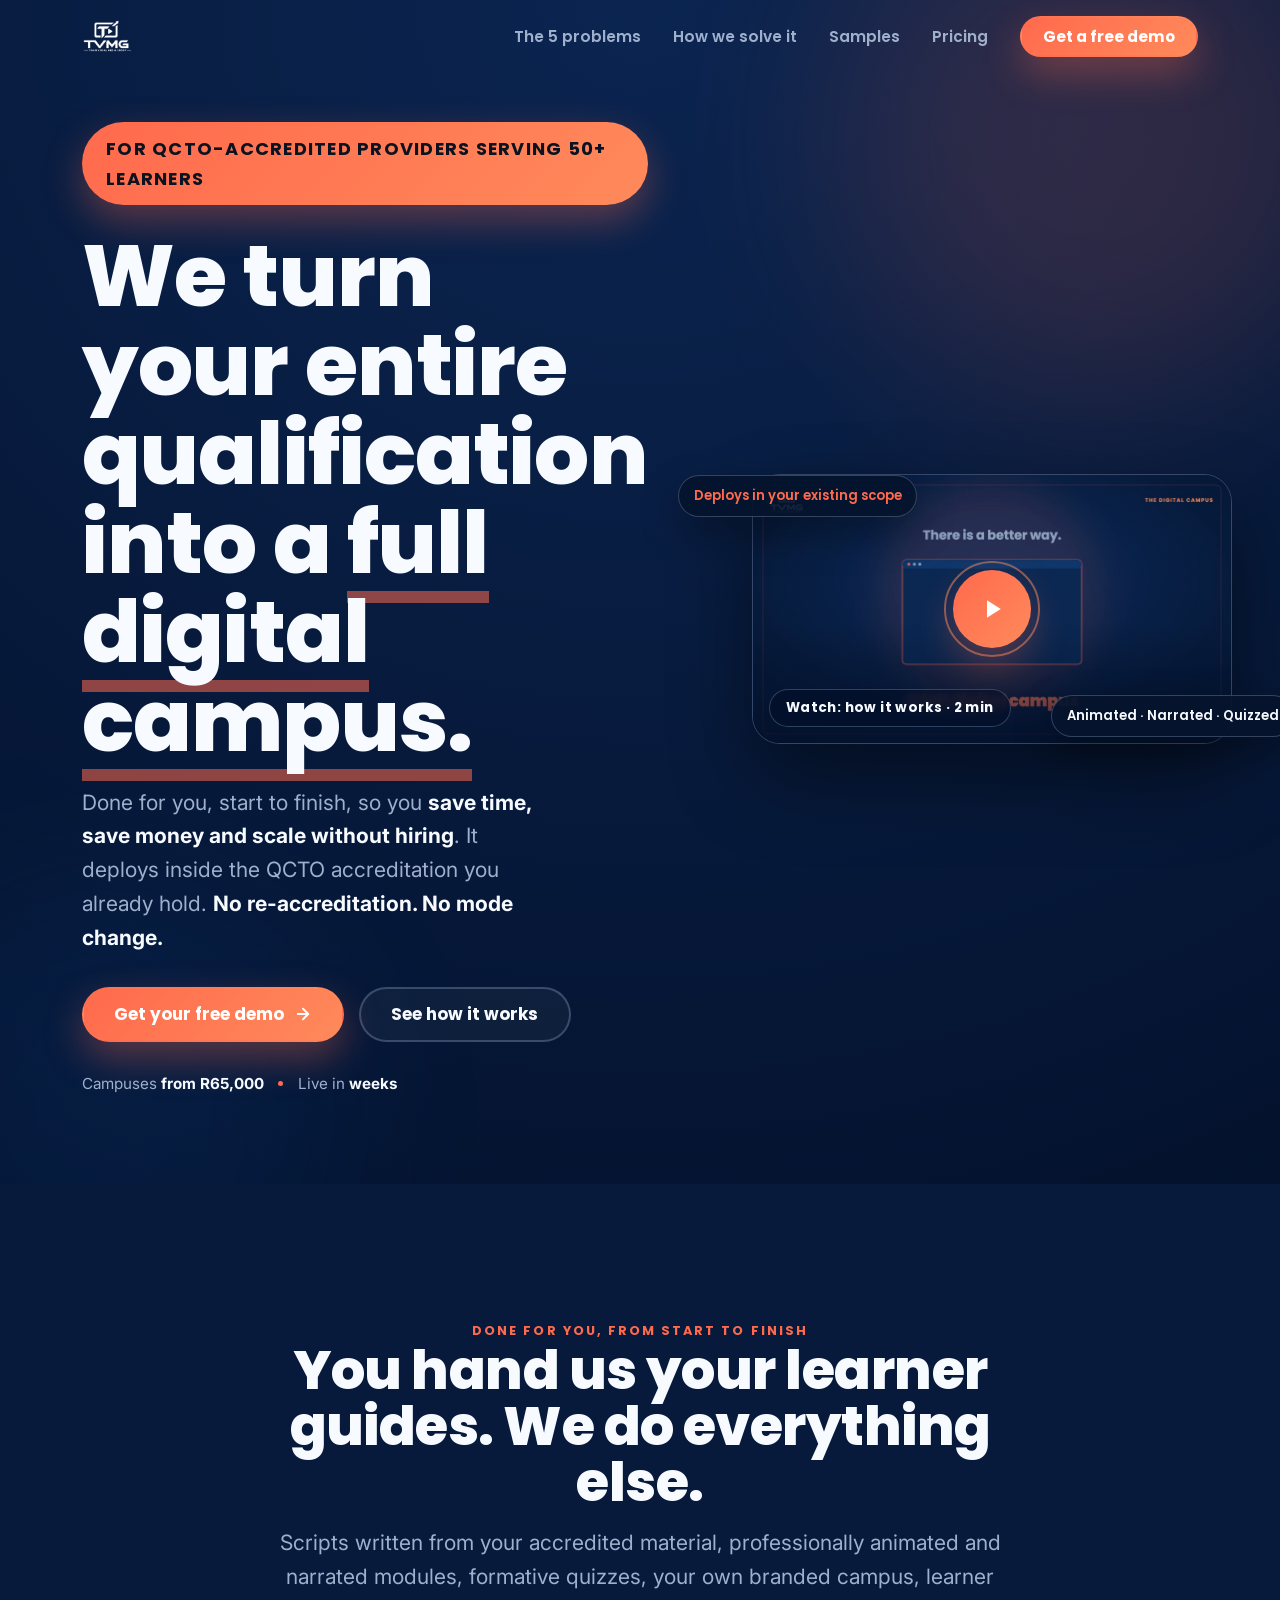
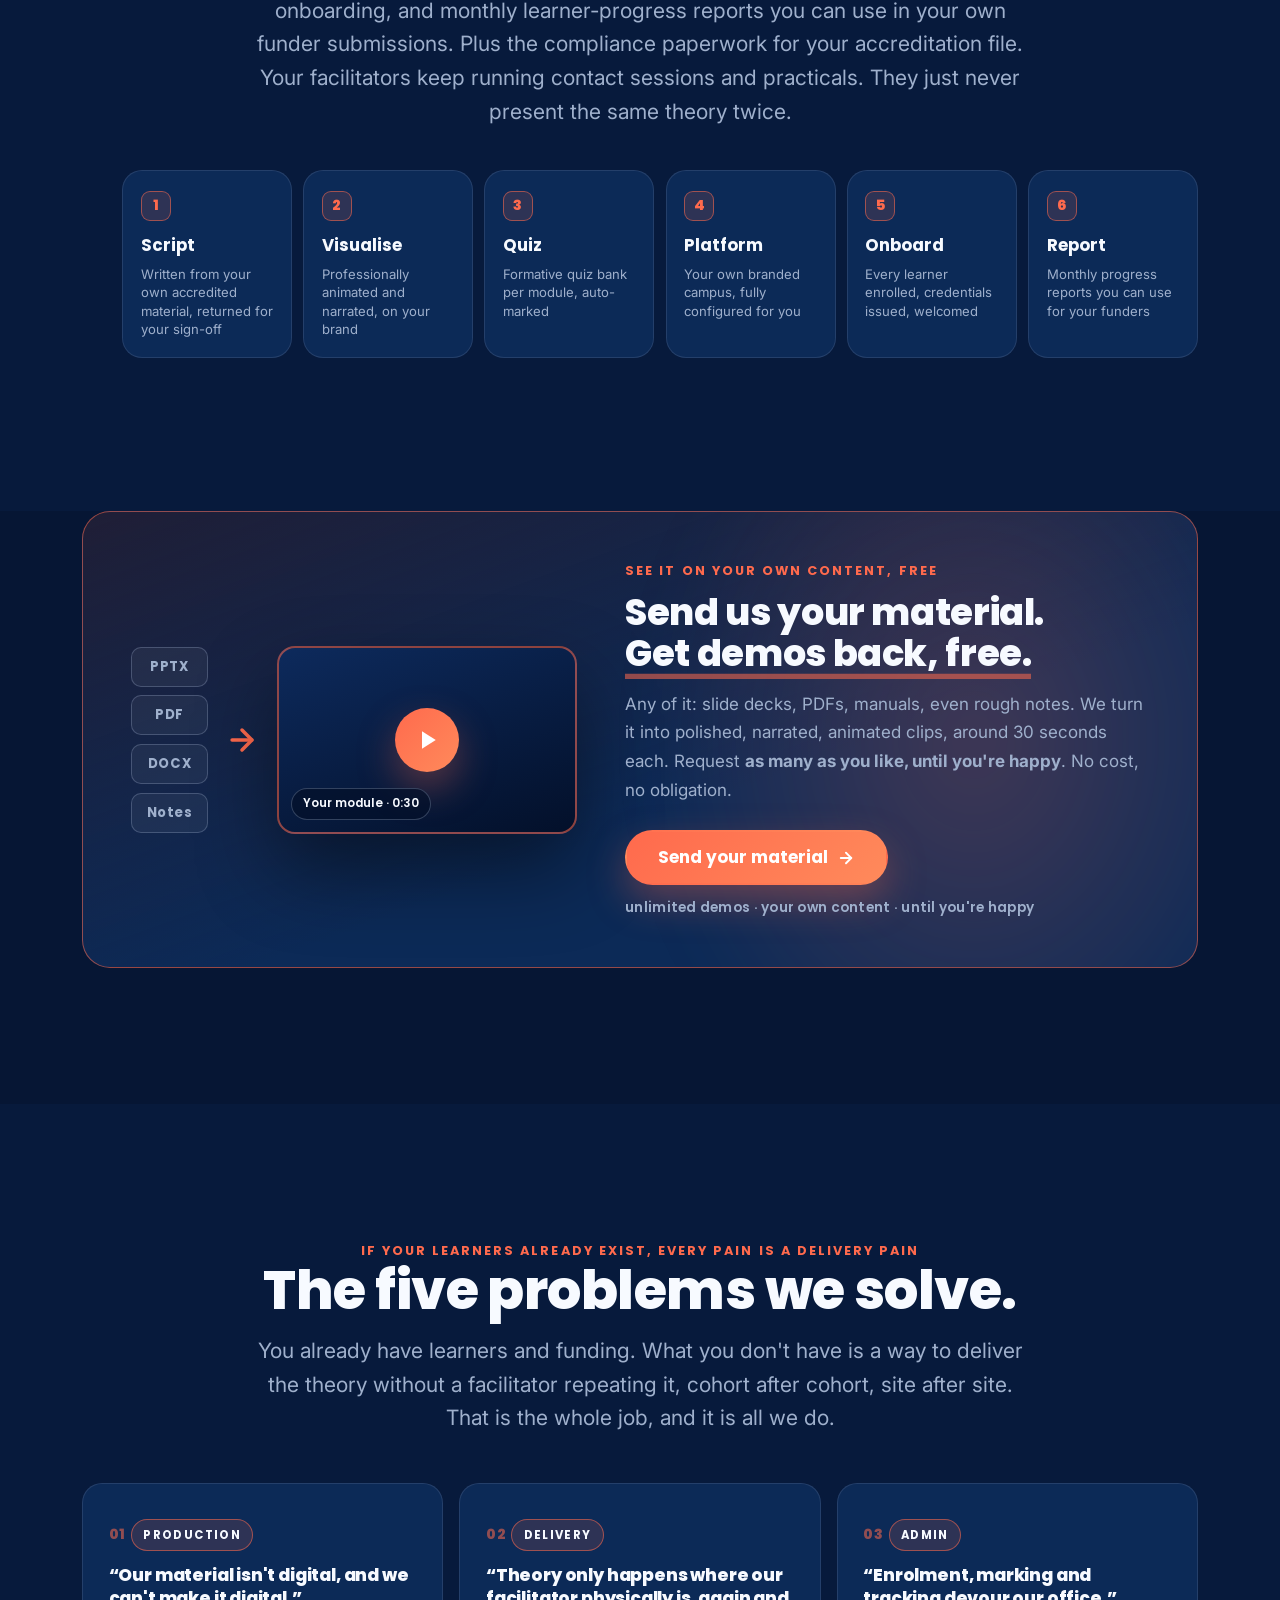
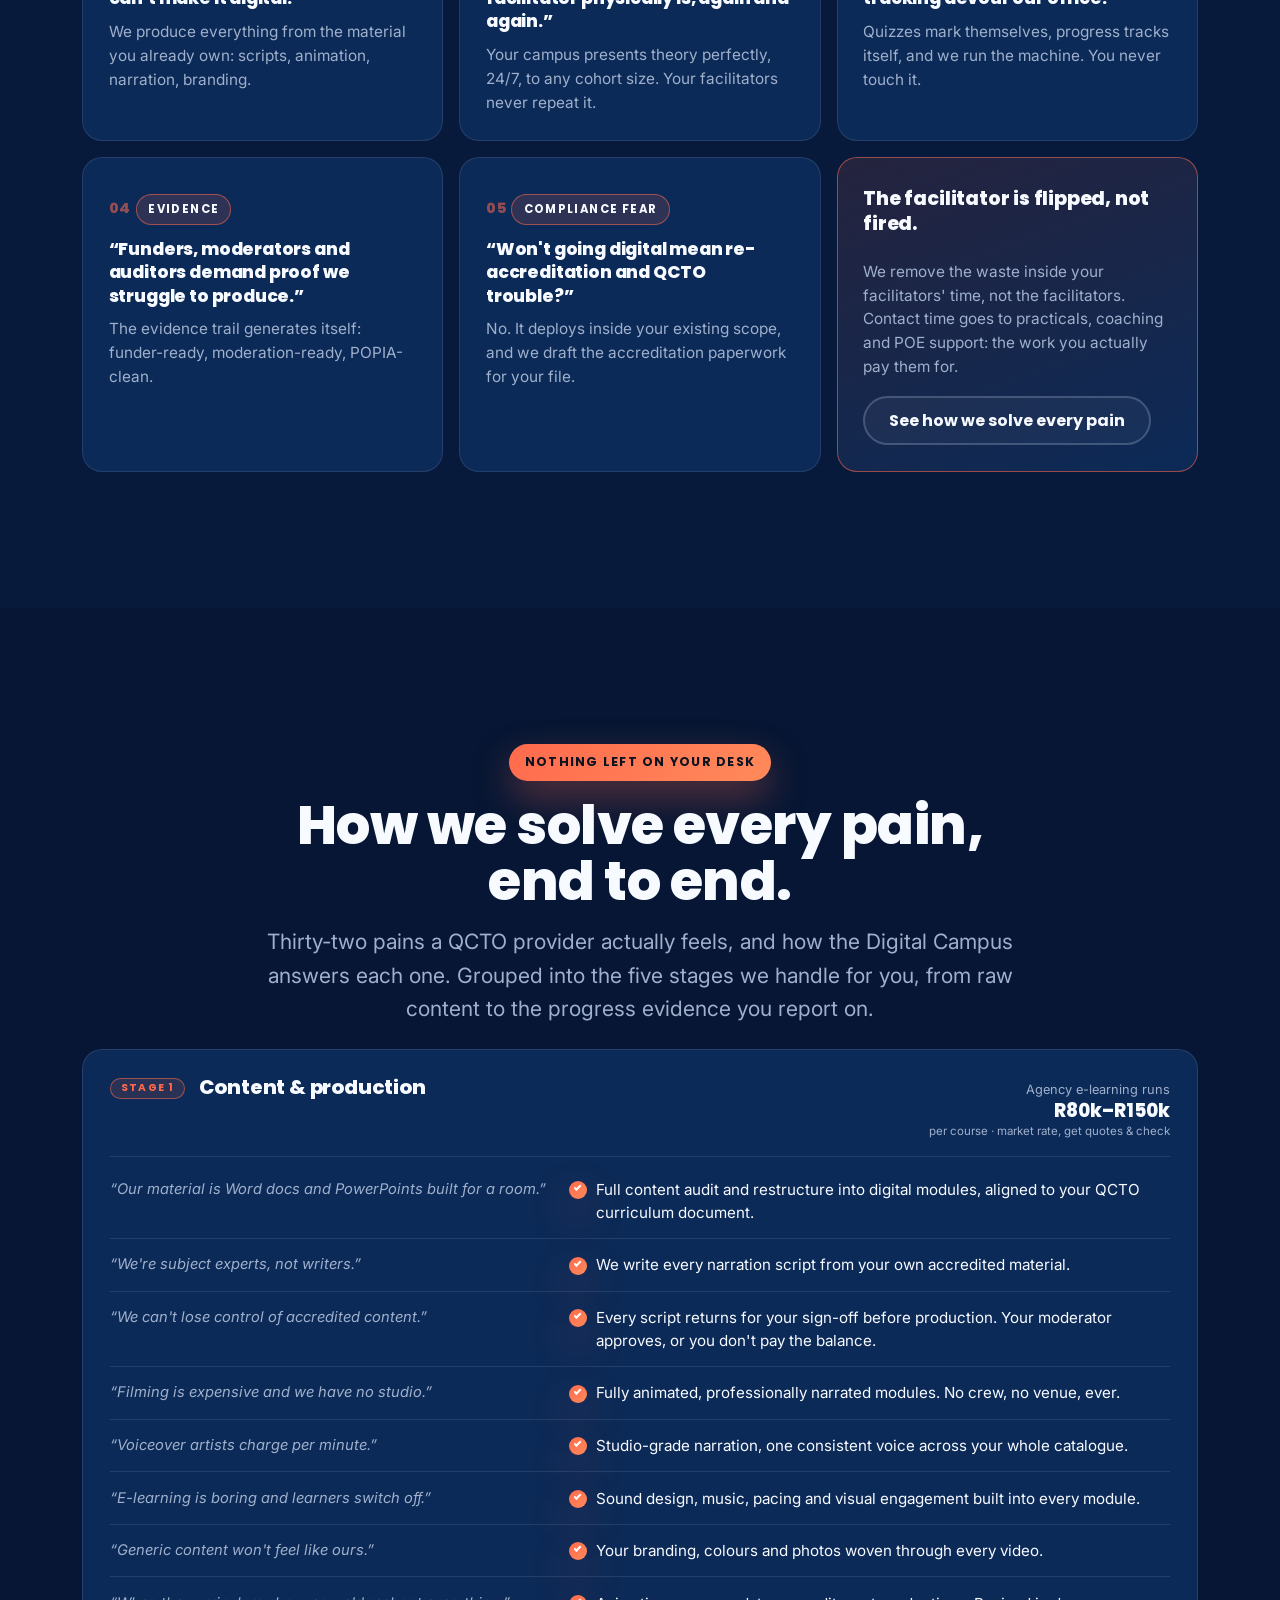
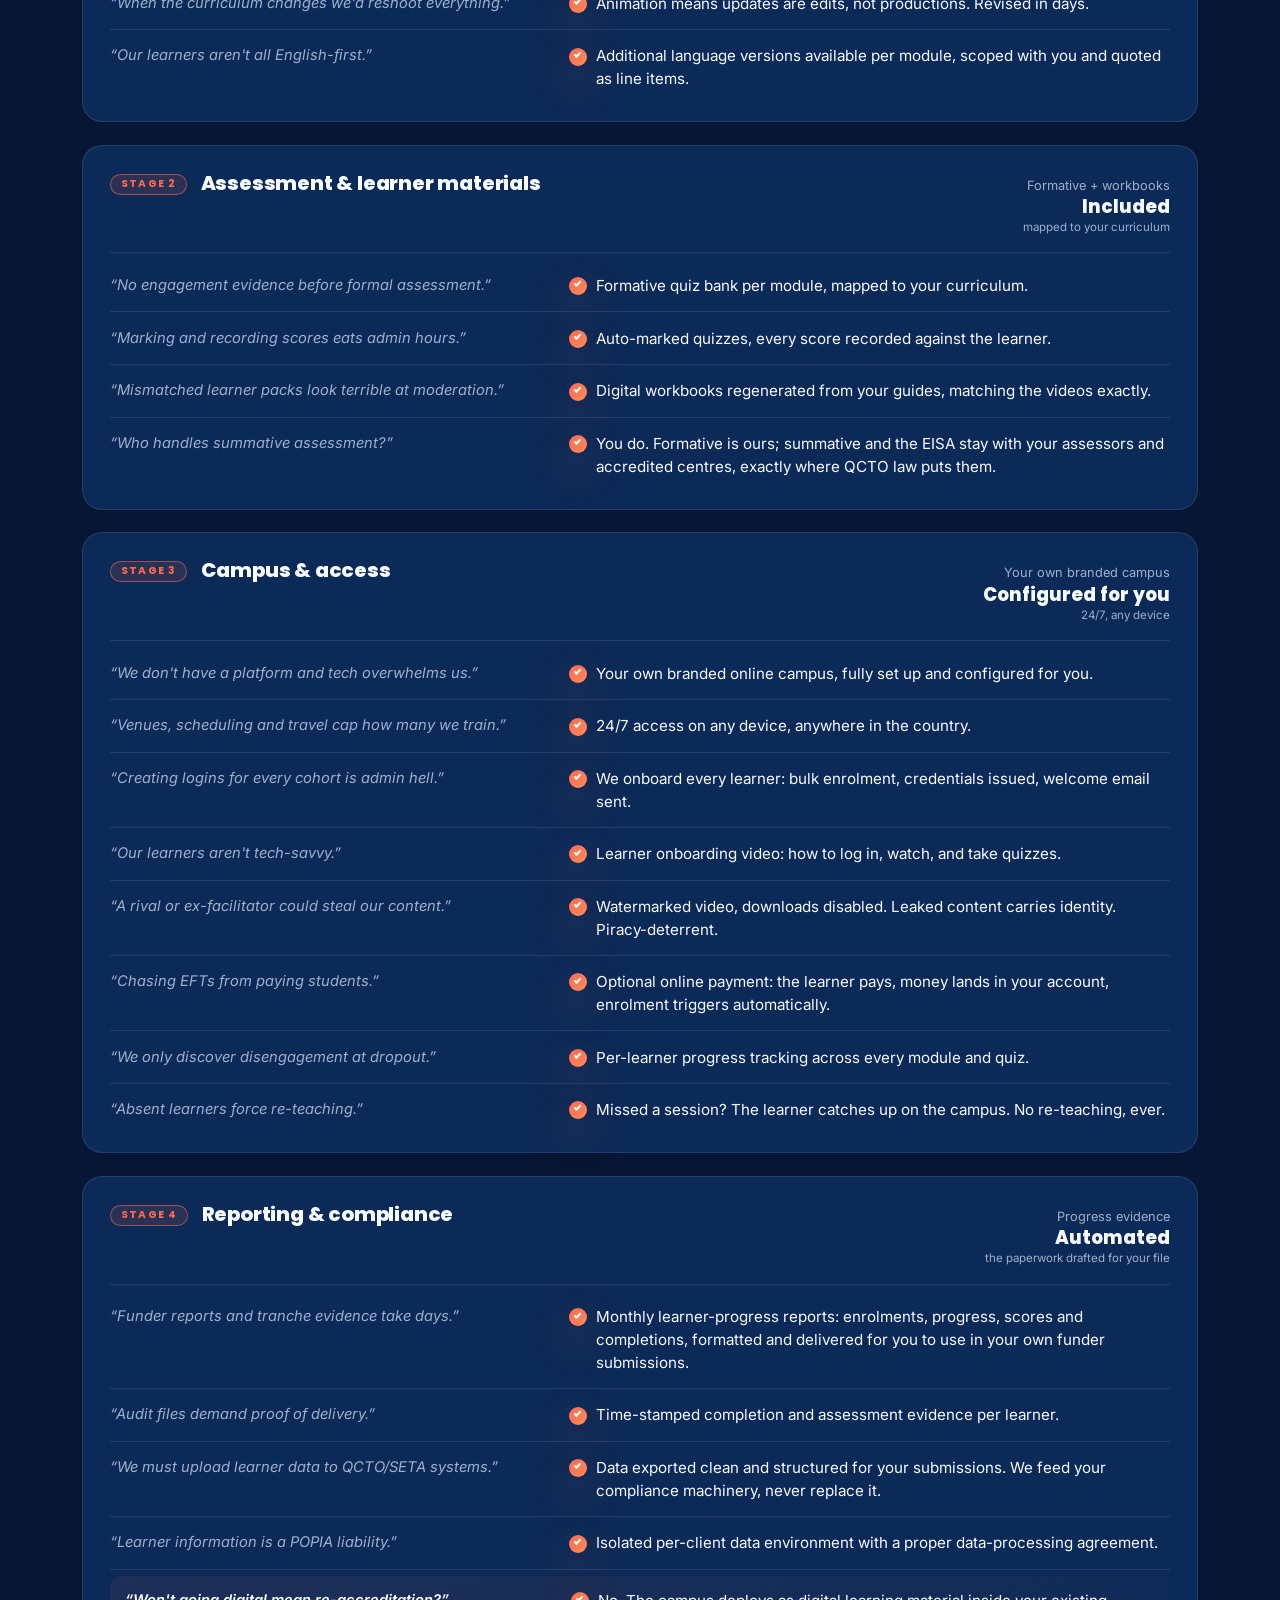
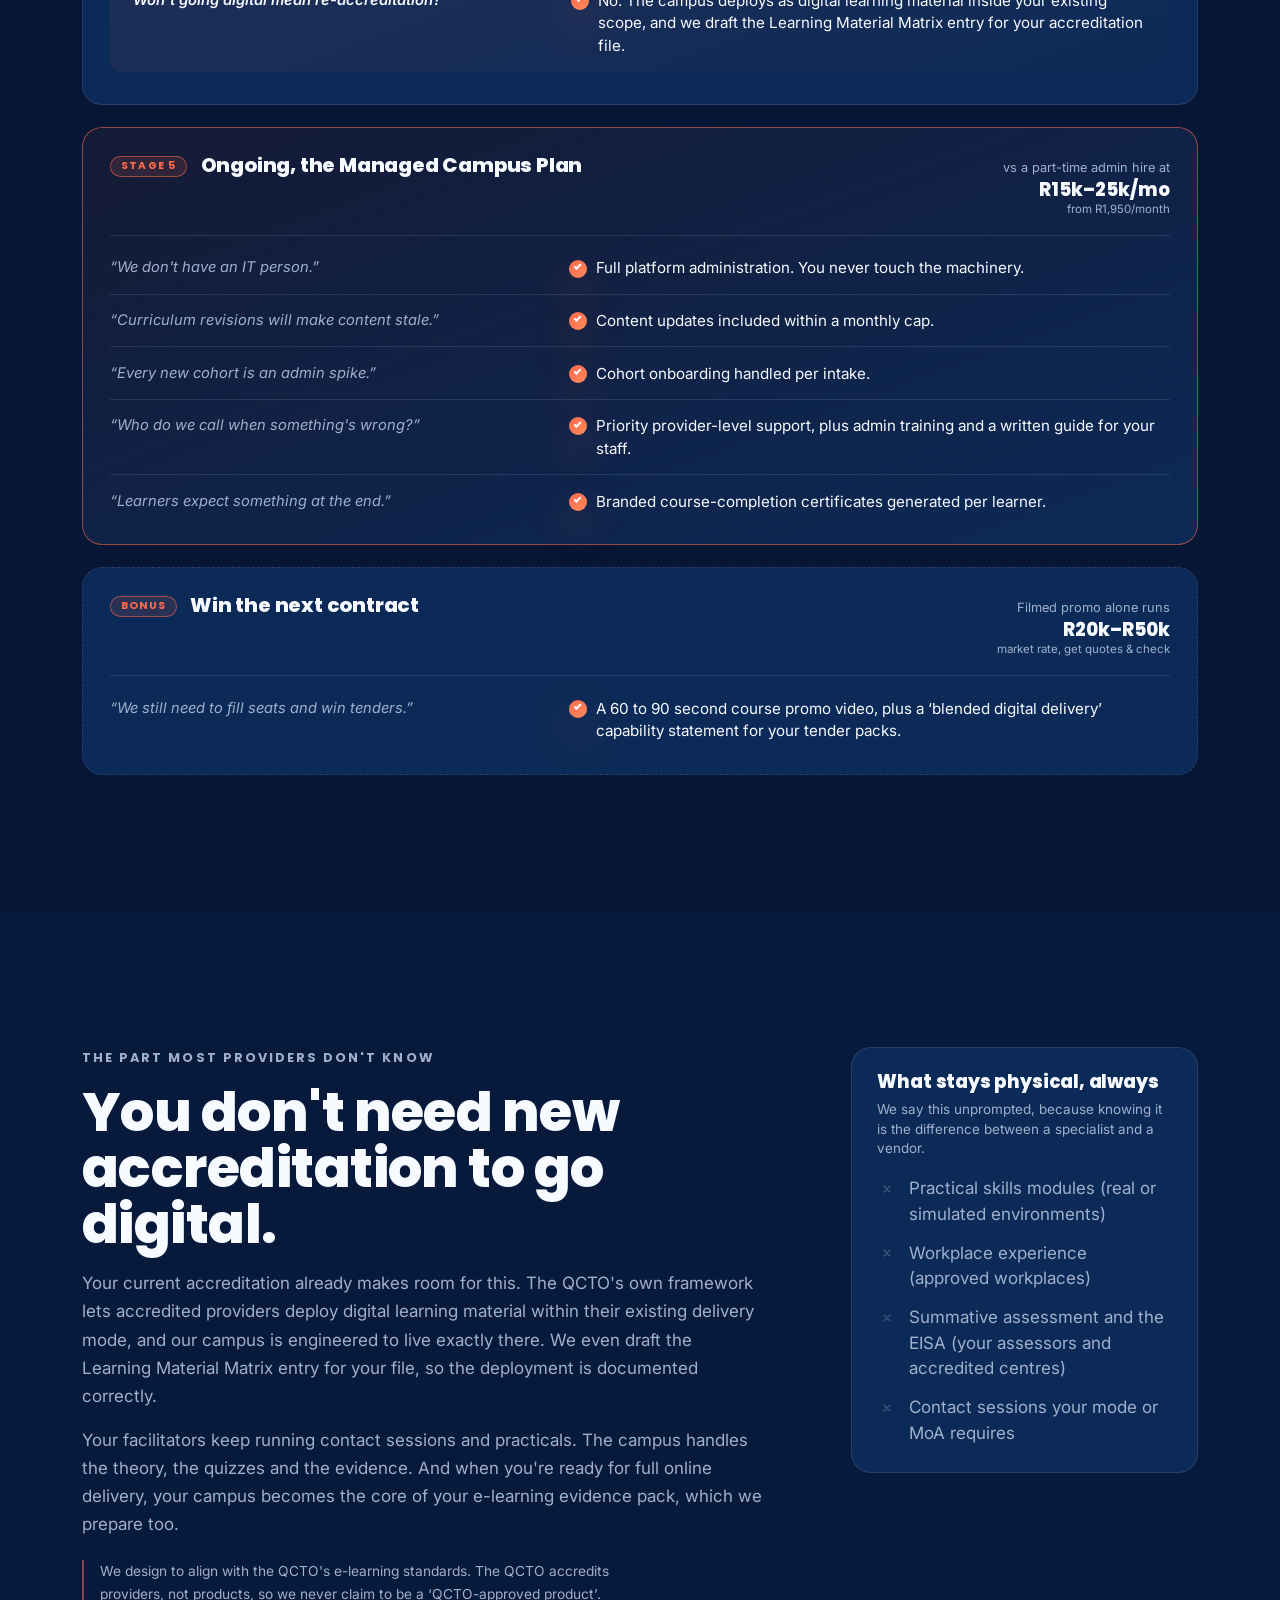
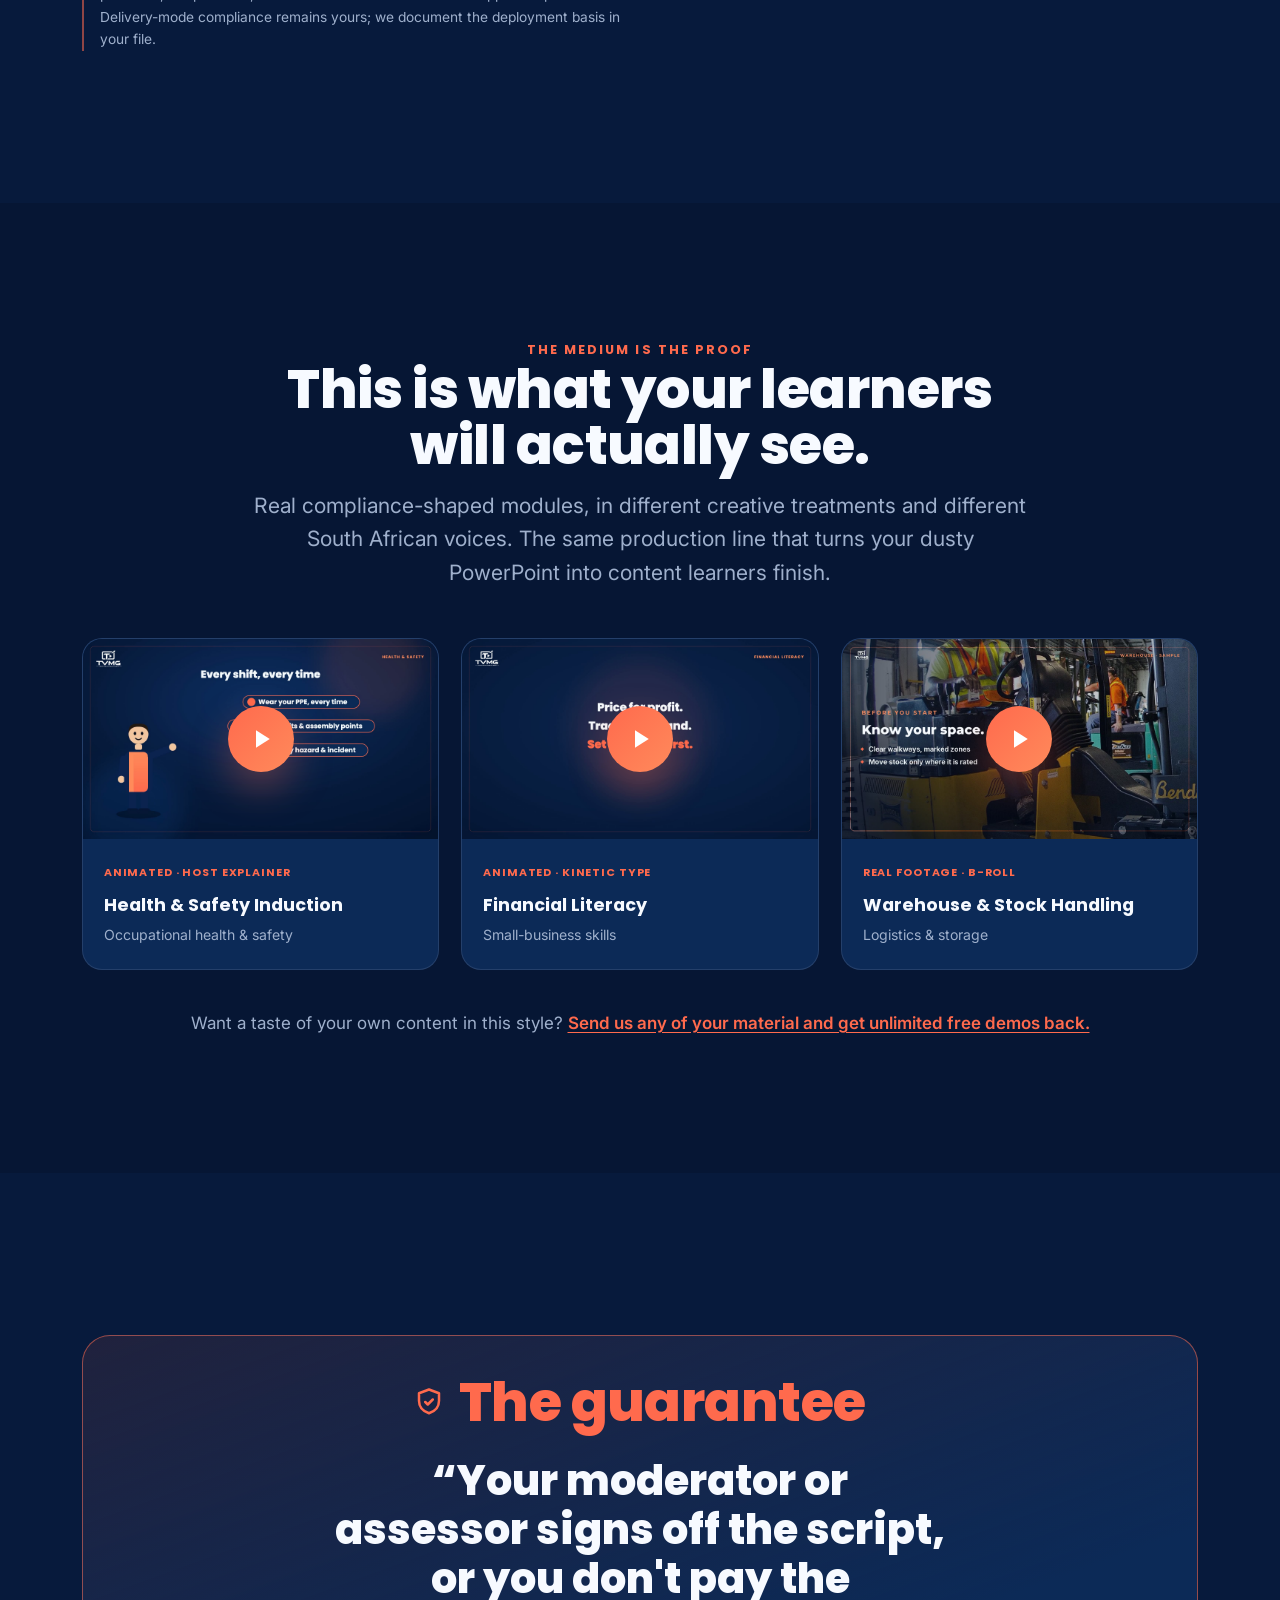
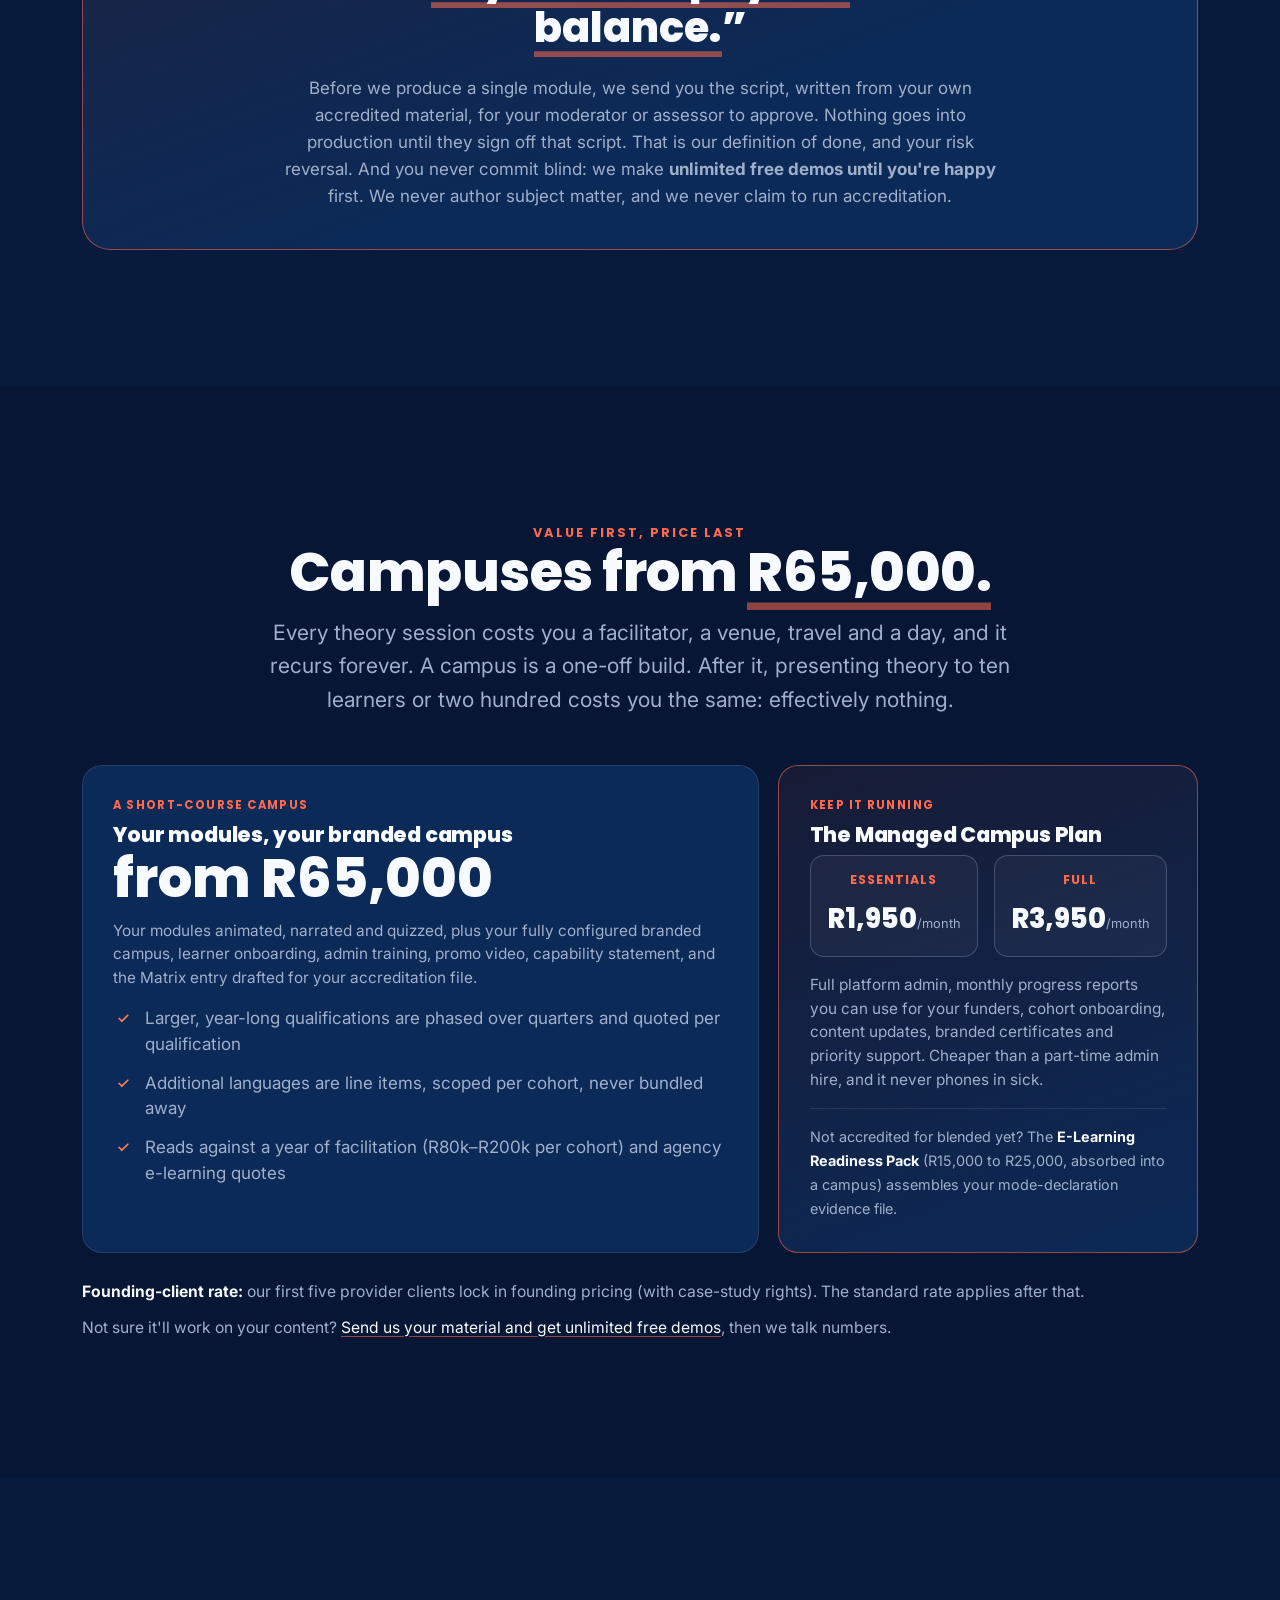
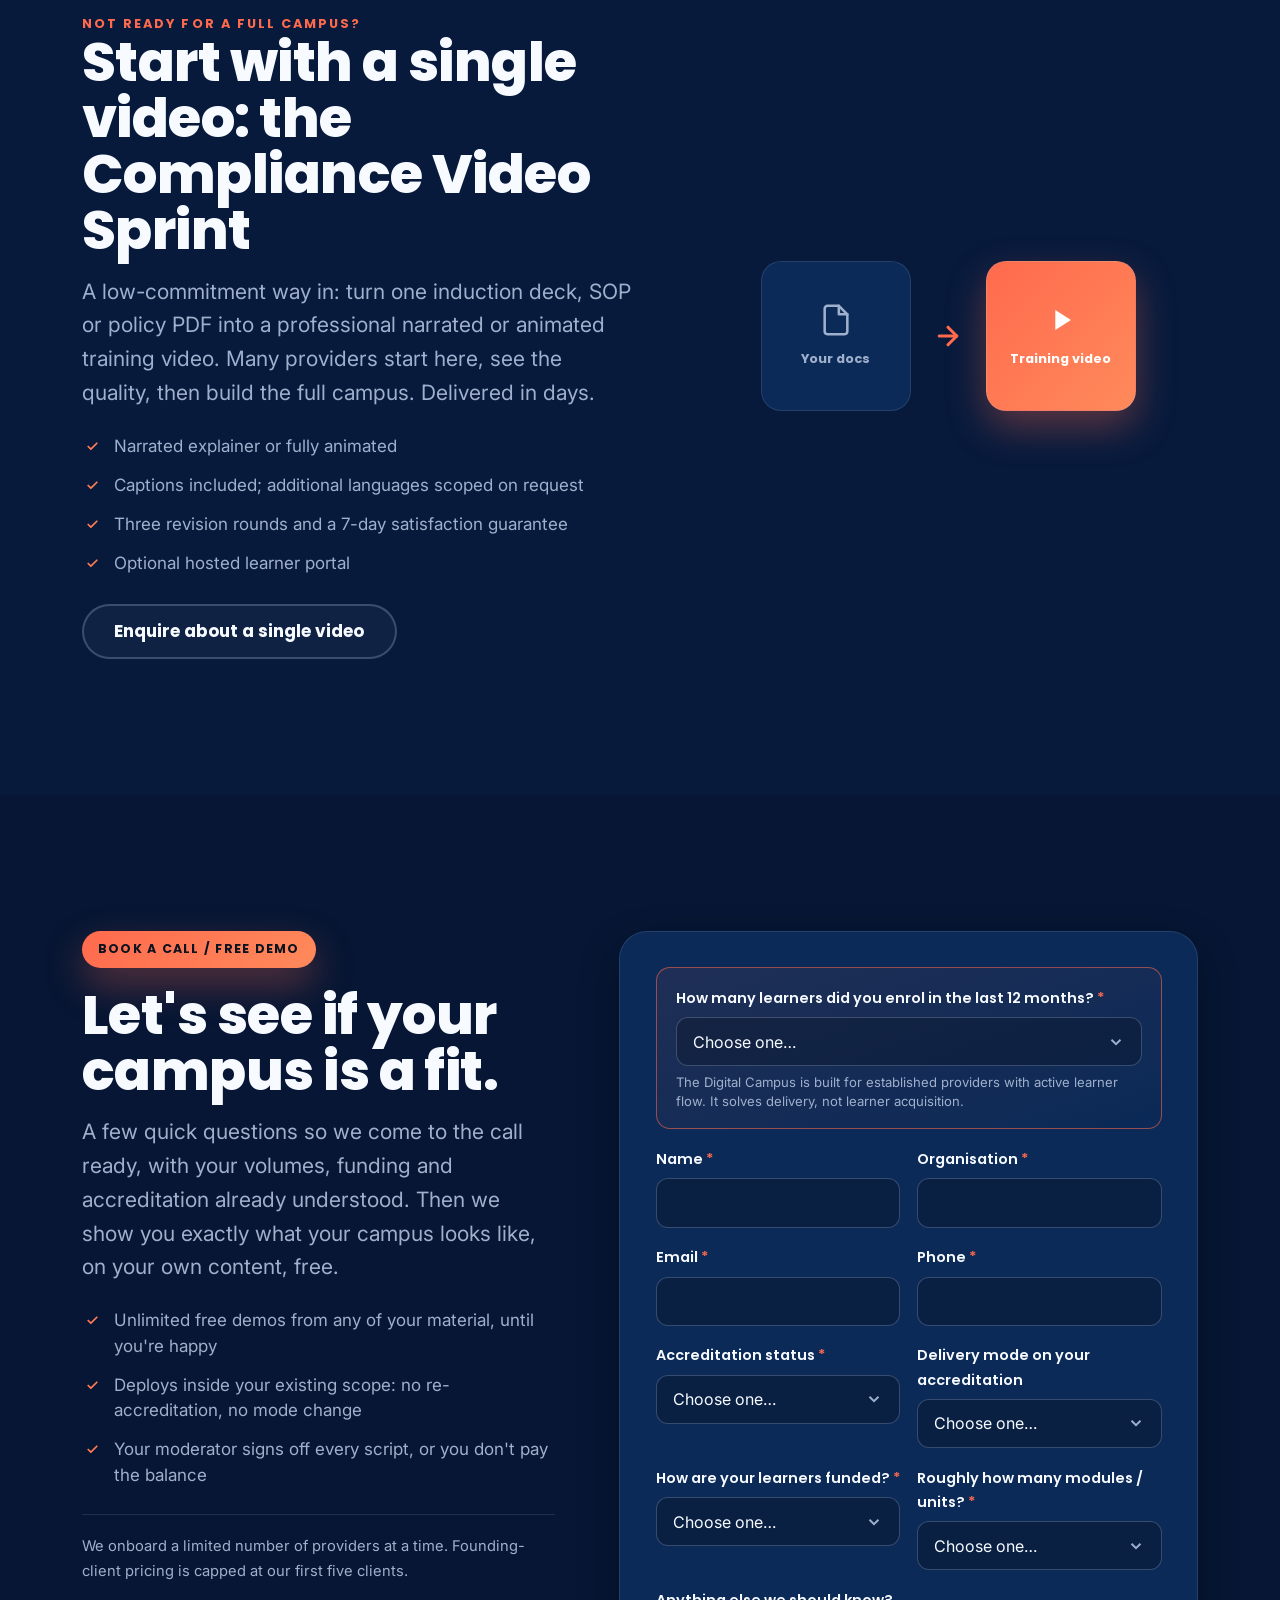
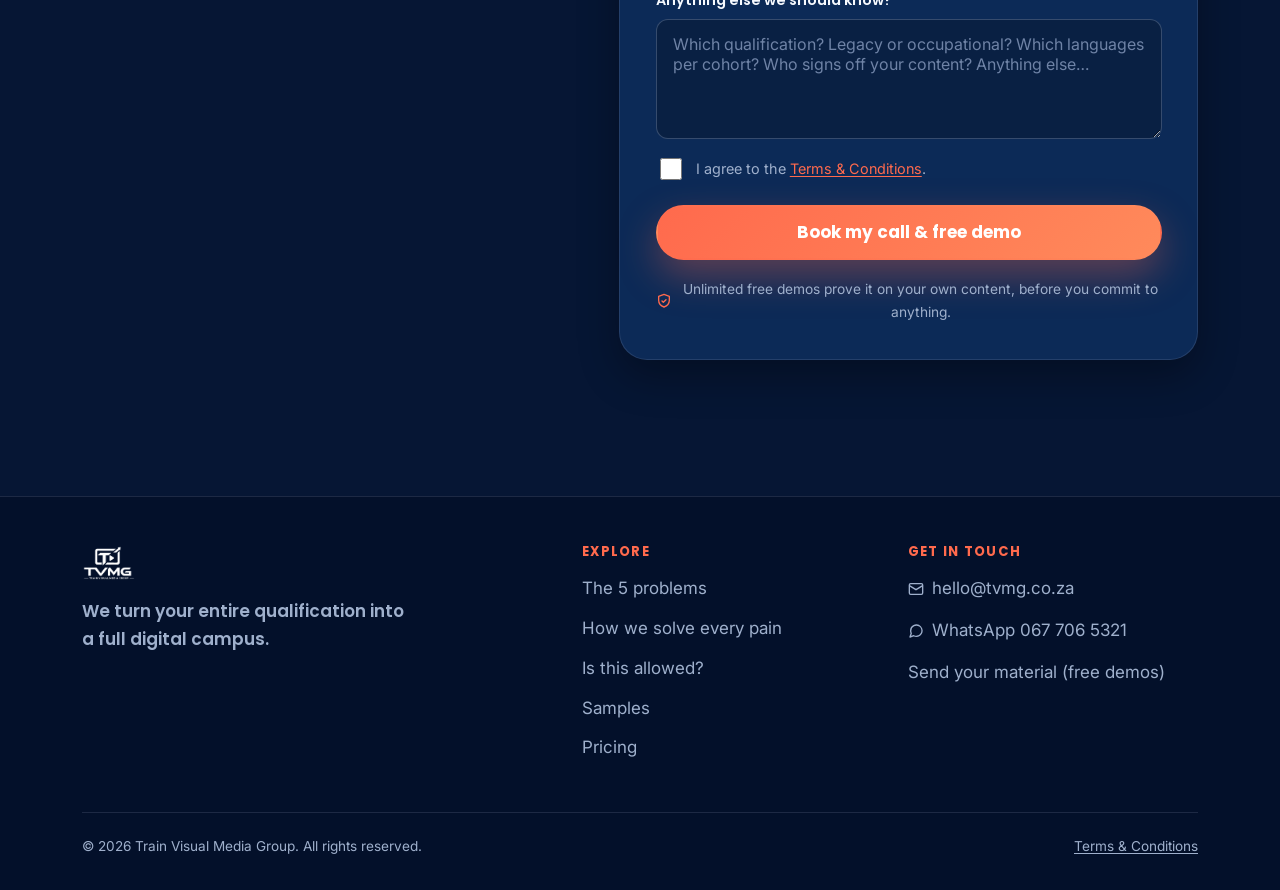
<file: Site/digitization.html>
<!DOCTYPE html>
<html lang="en">
<head>
  <meta charset="UTF-8" />
  <meta name="viewport" content="width=device-width, initial-scale=1" />

  <!-- ===================== SEO / META ===================== -->
  <title>Digitization Service · The Digital Campus for QCTO Providers | TVMG</title>
  <meta name="description" content="Our digitization service for QCTO-accredited providers serving 50+ learners: we turn your entire qualification into a full digital campus, done for you start to finish, so you save time, save money and scale without hiring. Deploys inside your existing accreditation. No re-accreditation, no mode change. Campuses from R65,000." />
  <meta name="theme-color" content="#071A3C" />
  <link rel="canonical" href="https://tvmg.co.za/" />

  <meta property="og:type" content="website" />
  <meta property="og:site_name" content="TVMG · Train Visual Media Group" />
  <meta property="og:title" content="We turn your entire qualification into a full digital campus." />
  <meta property="og:description" content="For QCTO-accredited providers serving 50+ learners. Done for you start to finish: animated, narrated, quizzed and tracked, deployed inside your existing accreditation. No re-accreditation, no mode change. Campuses from R65,000." />
  <meta property="og:url" content="https://tvmg.co.za/" />
  <meta property="og:image" content="https://tvmg.co.za/assets/og_image.png" />
  <meta name="twitter:card" content="summary_large_image" />
  <meta name="twitter:title" content="We turn your entire qualification into a full digital campus." />
  <meta name="twitter:description" content="For QCTO-accredited providers serving 50+ learners. Save time, save money, scale without hiring. Deploys inside your existing accreditation." />
  <meta name="twitter:image" content="https://tvmg.co.za/assets/og_image.png" />

  <!-- Meta Pixel -->
<script>
!function(f,b,e,v,n,t,s)
{if(f.fbq)return;n=f.fbq=function(){n.callMethod?
n.callMethod.apply(n,arguments):n.queue.push(arguments)};
if(!f._fbq)f._fbq=n;n.push=n;n.loaded=!0;n.version='2.0';
n.queue=[];t=b.createElement(e);t.async=!0;
t.src=v;s=b.getElementsByTagName(e)[0];
s.parentNode.insertBefore(t,s)}(window, document,'script',
'https://connect.facebook.net/en_US/fbevents.js');
fbq('init', '1710674963370376');
fbq('track', 'PageView');

</script>
<noscript><img height="1" width="1" style="display:none"
src="https://www.facebook.com/tr?id=1710674963370376&ev=PageView&noscript=1" /></noscript>
<!-- End Meta Pixel -->
  <link rel="icon" href="assets/favicon/TVMG_favicon.ico" sizes="any" />
  <link rel="icon" type="image/png" sizes="32x32" href="assets/favicon/TVMG_favicon_32x32_transparent.png" />
  <link rel="icon" type="image/png" sizes="16x16" href="assets/favicon/TVMG_favicon_16x16_transparent.png" />
  <link rel="apple-touch-icon" href="assets/favicon/TVMG_app_icon_180x180_navy.png" />

  <!-- Fonts: Poppins (headlines) + Inter (body), per brand refresh -->
  <link rel="preconnect" href="https://fonts.googleapis.com" />
  <link rel="preconnect" href="https://fonts.gstatic.com" crossorigin />
  <link href="https://fonts.googleapis.com/css2?family=Inter:wght@400;500;600;700&family=Poppins:wght@500;600;700;800&display=swap" rel="stylesheet" />

  <link rel="stylesheet" href="css/tokens.css?v=20260707" />
  <link rel="stylesheet" href="css/styles.css?v=20260707" />

  <script type="application/ld+json">
  {
    "@context": "https://schema.org",
    "@type": "ProfessionalService",
    "name": "TVMG · Train Visual Media Group",
    "description": "The Digital Campus: done-for-you automated, animated online training for QCTO-accredited South African providers, deployed inside their existing accreditation.",
    "url": "https://tvmg.co.za",
    "areaServed": "ZA",
    "slogan": "We turn your entire qualification into a full digital campus."
  }
  </script>
</head>
<body>
  <a class="skip-link" href="#enquiry">Skip to enquiry form</a>

  <!-- ===================== HEADER ===================== -->
  <header class="site-header" id="top">
    <div class="container">
      <a class="brand-link" href="#top" aria-label="TVMG home">
        <img class="logo-light" src="assets/logo/TVMG_logo_mono_white_transparent.png" alt="TVMG · Train Visual Media Group" />
        <img class="logo-dark" src="assets/logo/TVMG_logo_mono_white_transparent.png" alt="" aria-hidden="true" />
      </a>

      <nav class="nav" aria-label="Primary">
        <a href="#problems">The 5 problems</a>
        <a href="#solve">How we solve it</a>
        <a href="#work">Samples</a>
        <a href="#pricing">Pricing</a>
        <a class="btn btn--primary" href="#enquiry">Get a free demo</a>
      </nav>

      <button class="nav-toggle" aria-label="Open menu" aria-expanded="false" aria-controls="mobile-menu">
        <span></span><span></span><span></span>
      </button>
    </div>
  </header>

  <div class="mobile-menu" id="mobile-menu">
    <a href="#problems">The 5 problems</a>
    <a href="#solve">How we solve every pain</a>
    <a href="#compliance">Is this allowed?</a>
    <a href="#work">Samples</a>
    <a href="#guarantee">The guarantee</a>
    <a href="#pricing">Pricing</a>
    <a class="btn btn--primary" href="#enquiry">Get a free demo</a>
  </div>

  <main>
    <!-- ===================== HERO ===================== -->
    <section class="hero" aria-labelledby="hero-title">
      <div class="hero-bg" aria-hidden="true"><span class="glow glow--1"></span><span class="glow glow--2"></span></div>
      <div class="container hero-inner">
        <div class="hero-copy">
          <p class="pill pill--coral reveal-hero" data-h="0">For QCTO-accredited providers serving 50+ learners</p>
          <h1 id="hero-title" class="reveal-hero" data-h="1">We turn your entire qualification into a <span class="hl">full digital campus.</span></h1>

          <p class="lead reveal-hero" data-h="2">Done for you, start to finish, so you <strong>save time, save money and scale without hiring</strong>. It deploys inside the QCTO accreditation you already hold. <strong>No re-accreditation. No mode change.</strong></p>

          <div class="hero-cta reveal-hero" data-h="3">
            <a class="btn btn--primary btn--lg btn--pulse" href="#enquiry">Get your free demo
              <svg class="arrow" width="18" height="18" viewBox="0 0 24 24" fill="none" stroke="currentColor" stroke-width="2.5" stroke-linecap="round" stroke-linejoin="round" aria-hidden="true"><line x1="5" y1="12" x2="19" y2="12"/><polyline points="12 5 19 12 12 19"/></svg>
            </a>
            <a class="btn btn--ghost btn--lg" href="#solve">See how it works</a>
          </div>

          <div class="hero-meta reveal-hero" data-h="4">
            <span class="hero-meta-item">Campuses <b>from R65,000</b></span>
            <span class="dot" aria-hidden="true"></span>
            <span class="hero-meta-item">Live in <b>weeks</b></span>
          </div>
        </div>

        <div class="hero-visual reveal-hero" data-h="3">
          <!-- HERO EXPLAINER: 2-minute Kurzgesagt walkthrough of how the Digital Campus works -->
          <figure class="hero-screen hero-video" data-src="assets/videos/hero_explainer.mp4" role="button" tabindex="0" aria-label="Watch: how the Digital Campus works (2 minutes)">
            <img src="assets/videos/hero_explainer_poster.jpg" alt="" loading="eager" />
            <span class="hero-screen-overlay" aria-hidden="true"></span>
            <span class="hero-play" aria-hidden="true"><svg width="30" height="30" viewBox="0 0 24 24" fill="currentColor"><path d="M8 5v14l11-7z"/></svg></span>
            <span class="hero-screen-cta">Watch: how it works · 2 min</span>
          </figure>
          <span class="hero-chip hero-chip--1" aria-hidden="true">Deploys in your existing scope</span>
          <span class="hero-chip hero-chip--2" aria-hidden="true">Animated · Narrated · Quizzed</span>
        </div>
      </div>
    </section>

    <!-- ===================== DONE-FOR-YOU + COMPLIANCE STRIP ===================== -->
    <section class="section dfy-sec" id="dfy" aria-labelledby="dfy-title">
      <div class="container">
        <div class="section-head center reveal">
          <p class="eyebrow">Done for you, from start to finish</p>
          <h2 id="dfy-title">You hand us your learner guides. We do everything else.</h2>
          <p class="lead" style="margin-top:1rem">Scripts written from your accredited material, professionally animated and narrated modules, formative quizzes, your own branded campus, learner onboarding, and monthly learner-progress reports you can use in your own funder submissions. Plus the compliance paperwork for your accreditation file. Your facilitators keep running contact sessions and practicals. They just never present the same theory twice.</p>
        </div>

        <ol class="pipeline reveal">
          <li><span class="pl-n">1</span><b>Script</b><i>Written from your own accredited material, returned for your sign-off</i></li>
          <li><span class="pl-n">2</span><b>Visualise</b><i>Professionally animated and narrated, on your brand</i></li>
          <li><span class="pl-n">3</span><b>Quiz</b><i>Formative quiz bank per module, auto-marked</i></li>
          <li><span class="pl-n">4</span><b>Platform</b><i>Your own branded campus, fully configured for you</i></li>
          <li><span class="pl-n">5</span><b>Onboard</b><i>Every learner enrolled, credentials issued, welcomed</i></li>
          <li><span class="pl-n">6</span><b>Report</b><i>Monthly progress reports you can use for your funders</i></li>
        </ol>
      </div>
    </section>

    <!-- ===================== THE DEMO OFFER (above the fold) ===================== -->
    <section class="section section--alt demo-band-sec" aria-labelledby="demo-title">
      <div class="container">
        <div class="demo-band reveal">
          <span class="db-glow" aria-hidden="true"></span>
          <div class="db-visual" aria-hidden="true">
            <div class="dbv-files">
              <span class="dbv-file">PPTX</span>
              <span class="dbv-file">PDF</span>
              <span class="dbv-file">DOCX</span>
              <span class="dbv-file">Notes</span>
            </div>
            <span class="dbv-arrow"><svg width="34" height="34" viewBox="0 0 24 24" fill="none" stroke="currentColor" stroke-width="2.5" stroke-linecap="round" stroke-linejoin="round"><line x1="5" y1="12" x2="19" y2="12"/><polyline points="12 5 19 12 12 19"/></svg></span>
            <div class="dbv-card">
              <span class="dbv-play"><svg width="30" height="30" viewBox="0 0 24 24" fill="currentColor"><path d="M8 5v14l11-7z"/></svg></span>
              <span class="dbv-cap">Your module · 0:30</span>
            </div>
          </div>
          <div class="db-right">
            <div class="db-copy">
              <p class="eyebrow">See it on your own content, free</p>
              <h2 id="demo-title">Send us your material.<br><span class="hl">Get demos back, free.</span></h2>
              <p class="db-note">Any of it: slide decks, PDFs, manuals, even rough notes. We turn it into polished, narrated, animated clips, around 30 seconds each. Request <strong>as many as you like, until you're happy</strong>. No cost, no obligation.</p>
            </div>
            <div class="db-cta">
              <a class="btn btn--primary btn--lg" href="demo.html">Send your material
                <svg class="arrow" width="18" height="18" viewBox="0 0 24 24" fill="none" stroke="currentColor" stroke-width="2.5" stroke-linecap="round" stroke-linejoin="round" aria-hidden="true"><line x1="5" y1="12" x2="19" y2="12"/><polyline points="12 5 19 12 12 19"/></svg>
              </a>
              <span class="db-sub">unlimited demos · your own content · until you're happy</span>
            </div>
          </div>
        </div>
      </div>
    </section>

    <!-- ===================== THE FIVE PROBLEMS ===================== -->
    <section class="section" id="problems" aria-labelledby="prob-title">
      <div class="container">
        <div class="section-head center reveal">
          <p class="eyebrow">If your learners already exist, every pain is a delivery pain</p>
          <h2 id="prob-title">The five problems we solve.</h2>
          <p class="lead" style="margin-top:1rem">You already have learners and funding. What you don't have is a way to deliver the theory without a facilitator repeating it, cohort after cohort, site after site. That is the whole job, and it is all we do.</p>
        </div>

        <div class="problems reveal">
          <article class="prob">
            <span class="prob-n">01</span>
            <span class="prob-tag">Production</span>
            <h3>&ldquo;Our material isn't digital, and we can't make it digital.&rdquo;</h3>
            <p>We produce everything from the material you already own: scripts, animation, narration, branding.</p>
          </article>
          <article class="prob">
            <span class="prob-n">02</span>
            <span class="prob-tag">Delivery</span>
            <h3>&ldquo;Theory only happens where our facilitator physically is, again and again.&rdquo;</h3>
            <p>Your campus presents theory perfectly, 24/7, to any cohort size. Your facilitators never repeat it.</p>
          </article>
          <article class="prob">
            <span class="prob-n">03</span>
            <span class="prob-tag">Admin</span>
            <h3>&ldquo;Enrolment, marking and tracking devour our office.&rdquo;</h3>
            <p>Quizzes mark themselves, progress tracks itself, and we run the machine. You never touch it.</p>
          </article>
          <article class="prob">
            <span class="prob-n">04</span>
            <span class="prob-tag">Evidence</span>
            <h3>&ldquo;Funders, moderators and auditors demand proof we struggle to produce.&rdquo;</h3>
            <p>The evidence trail generates itself: funder-ready, moderation-ready, POPIA-clean.</p>
          </article>
          <article class="prob">
            <span class="prob-n">05</span>
            <span class="prob-tag">Compliance fear</span>
            <h3>&ldquo;Won't going digital mean re-accreditation and QCTO trouble?&rdquo;</h3>
            <p>No. It deploys inside your existing scope, and we draft the accreditation paperwork for your file.</p>
          </article>
          <article class="prob prob--cta">
            <h3>The facilitator is flipped, not fired.</h3>
            <p>We remove the waste inside your facilitators' time, not the facilitators. Contact time goes to practicals, coaching and POE support: the work you actually pay them for.</p>
            <a class="btn btn--ghost" href="#solve">See how we solve every pain</a>
          </article>
        </div>
      </div>
    </section>

    <!-- ===================== HOW WE SOLVE EVERY PAIN (the 32-item map) ===================== -->
    <section class="section section--alt" id="solve" aria-labelledby="solve-title">
      <div class="container">
        <div class="section-head center reveal">
          <p class="pill pill--coral" style="margin:0 auto">Nothing left on your desk</p>
          <h2 id="solve-title" style="margin-top:1rem">How we solve every pain, end to end.</h2>
          <p class="lead" style="margin-top:1rem">Thirty-two pains a QCTO provider actually feels, and how the Digital Campus answers each one. Grouped into the five stages we handle for you, from raw content to the progress evidence you report on.</p>
        </div>

        <!-- STAGE 1 -->
        <div class="pmap reveal">
          <div class="pmap-head">
            <h3><span class="pmap-stage">Stage 1</span> Content &amp; production</h3>
            <div class="pmap-worth"><span>Agency e-learning runs</span><b>R80k–R150k</b><i>per course · market rate, get quotes &amp; check</i></div>
          </div>
          <ul class="pmap-list">
            <li><span class="pm-pain">&ldquo;Our material is Word docs and PowerPoints built for a room.&rdquo;</span><span class="pm-sol">Full content audit and restructure into digital modules, aligned to your QCTO curriculum document.</span></li>
            <li><span class="pm-pain">&ldquo;We're subject experts, not writers.&rdquo;</span><span class="pm-sol">We write every narration script from your own accredited material.</span></li>
            <li><span class="pm-pain">&ldquo;We can't lose control of accredited content.&rdquo;</span><span class="pm-sol">Every script returns for your sign-off before production. Your moderator approves, or you don't pay the balance.</span></li>
            <li><span class="pm-pain">&ldquo;Filming is expensive and we have no studio.&rdquo;</span><span class="pm-sol">Fully animated, professionally narrated modules. No crew, no venue, ever.</span></li>
            <li><span class="pm-pain">&ldquo;Voiceover artists charge per minute.&rdquo;</span><span class="pm-sol">Studio-grade narration, one consistent voice across your whole catalogue.</span></li>
            <li><span class="pm-pain">&ldquo;E-learning is boring and learners switch off.&rdquo;</span><span class="pm-sol">Sound design, music, pacing and visual engagement built into every module.</span></li>
            <li><span class="pm-pain">&ldquo;Generic content won't feel like ours.&rdquo;</span><span class="pm-sol">Your branding, colours and photos woven through every video.</span></li>
            <li><span class="pm-pain">&ldquo;When the curriculum changes we'd reshoot everything.&rdquo;</span><span class="pm-sol">Animation means updates are edits, not productions. Revised in days.</span></li>
            <li><span class="pm-pain">&ldquo;Our learners aren't all English-first.&rdquo;</span><span class="pm-sol">Additional language versions available per module, scoped with you and quoted as line items.</span></li>
          </ul>
        </div>

        <!-- STAGE 2 -->
        <div class="pmap reveal" data-delay="1">
          <div class="pmap-head">
            <h3><span class="pmap-stage">Stage 2</span> Assessment &amp; learner materials</h3>
            <div class="pmap-worth"><span>Formative + workbooks</span><b>Included</b><i>mapped to your curriculum</i></div>
          </div>
          <ul class="pmap-list">
            <li><span class="pm-pain">&ldquo;No engagement evidence before formal assessment.&rdquo;</span><span class="pm-sol">Formative quiz bank per module, mapped to your curriculum.</span></li>
            <li><span class="pm-pain">&ldquo;Marking and recording scores eats admin hours.&rdquo;</span><span class="pm-sol">Auto-marked quizzes, every score recorded against the learner.</span></li>
            <li><span class="pm-pain">&ldquo;Mismatched learner packs look terrible at moderation.&rdquo;</span><span class="pm-sol">Digital workbooks regenerated from your guides, matching the videos exactly.</span></li>
            <li><span class="pm-pain">&ldquo;Who handles summative assessment?&rdquo;</span><span class="pm-sol">You do. Formative is ours; summative and the EISA stay with your assessors and accredited centres, exactly where QCTO law puts them.</span></li>
          </ul>
        </div>

        <!-- STAGE 3 -->
        <div class="pmap reveal">
          <div class="pmap-head">
            <h3><span class="pmap-stage">Stage 3</span> Campus &amp; access</h3>
            <div class="pmap-worth"><span>Your own branded campus</span><b>Configured for you</b><i>24/7, any device</i></div>
          </div>
          <ul class="pmap-list">
            <li><span class="pm-pain">&ldquo;We don't have a platform and tech overwhelms us.&rdquo;</span><span class="pm-sol">Your own branded online campus, fully set up and configured for you.</span></li>
            <li><span class="pm-pain">&ldquo;Venues, scheduling and travel cap how many we train.&rdquo;</span><span class="pm-sol">24/7 access on any device, anywhere in the country.</span></li>
            <li><span class="pm-pain">&ldquo;Creating logins for every cohort is admin hell.&rdquo;</span><span class="pm-sol">We onboard every learner: bulk enrolment, credentials issued, welcome email sent.</span></li>
            <li><span class="pm-pain">&ldquo;Our learners aren't tech-savvy.&rdquo;</span><span class="pm-sol">Learner onboarding video: how to log in, watch, and take quizzes.</span></li>
            <li><span class="pm-pain">&ldquo;A rival or ex-facilitator could steal our content.&rdquo;</span><span class="pm-sol">Watermarked video, downloads disabled. Leaked content carries identity. Piracy-deterrent.</span></li>
            <li><span class="pm-pain">&ldquo;Chasing EFTs from paying students.&rdquo;</span><span class="pm-sol">Optional online payment: the learner pays, money lands in your account, enrolment triggers automatically.</span></li>
            <li><span class="pm-pain">&ldquo;We only discover disengagement at dropout.&rdquo;</span><span class="pm-sol">Per-learner progress tracking across every module and quiz.</span></li>
            <li><span class="pm-pain">&ldquo;Absent learners force re-teaching.&rdquo;</span><span class="pm-sol">Missed a session? The learner catches up on the campus. No re-teaching, ever.</span></li>
          </ul>
        </div>

        <!-- STAGE 4 -->
        <div class="pmap reveal" data-delay="1">
          <div class="pmap-head">
            <h3><span class="pmap-stage">Stage 4</span> Reporting &amp; compliance</h3>
            <div class="pmap-worth"><span>Progress evidence</span><b>Automated</b><i>the paperwork drafted for your file</i></div>
          </div>
          <ul class="pmap-list">
            <li><span class="pm-pain">&ldquo;Funder reports and tranche evidence take days.&rdquo;</span><span class="pm-sol">Monthly learner-progress reports: enrolments, progress, scores and completions, formatted and delivered for you to use in your own funder submissions.</span></li>
            <li><span class="pm-pain">&ldquo;Audit files demand proof of delivery.&rdquo;</span><span class="pm-sol">Time-stamped completion and assessment evidence per learner.</span></li>
            <li><span class="pm-pain">&ldquo;We must upload learner data to QCTO/SETA systems.&rdquo;</span><span class="pm-sol">Data exported clean and structured for your submissions. We feed your compliance machinery, never replace it.</span></li>
            <li><span class="pm-pain">&ldquo;Learner information is a POPIA liability.&rdquo;</span><span class="pm-sol">Isolated per-client data environment with a proper data-processing agreement.</span></li>
            <li class="pm-star"><span class="pm-pain">&ldquo;Won't going digital mean re-accreditation?&rdquo;</span><span class="pm-sol">No. The campus deploys as digital learning material inside your existing scope, and we draft the Learning Material Matrix entry for your accreditation file.</span></li>
          </ul>
        </div>

        <!-- STAGE 5 -->
        <div class="pmap pmap--mrr reveal">
          <div class="pmap-head">
            <h3><span class="pmap-stage">Stage 5</span> Ongoing, the Managed Campus Plan</h3>
            <div class="pmap-worth"><span>vs a part-time admin hire at</span><b>R15k–25k/mo</b><i>from R1,950/month</i></div>
          </div>
          <ul class="pmap-list">
            <li><span class="pm-pain">&ldquo;We don't have an IT person.&rdquo;</span><span class="pm-sol">Full platform administration. You never touch the machinery.</span></li>
            <li><span class="pm-pain">&ldquo;Curriculum revisions will make content stale.&rdquo;</span><span class="pm-sol">Content updates included within a monthly cap.</span></li>
            <li><span class="pm-pain">&ldquo;Every new cohort is an admin spike.&rdquo;</span><span class="pm-sol">Cohort onboarding handled per intake.</span></li>
            <li><span class="pm-pain">&ldquo;Who do we call when something's wrong?&rdquo;</span><span class="pm-sol">Priority provider-level support, plus admin training and a written guide for your staff.</span></li>
            <li><span class="pm-pain">&ldquo;Learners expect something at the end.&rdquo;</span><span class="pm-sol">Branded course-completion certificates generated per learner.</span></li>
          </ul>
        </div>

        <!-- BONUS -->
        <div class="pmap pmap--bonus reveal" data-delay="1">
          <div class="pmap-head">
            <h3><span class="pmap-stage">Bonus</span> Win the next contract</h3>
            <div class="pmap-worth"><span>Filmed promo alone runs</span><b>R20k–R50k</b><i>market rate, get quotes &amp; check</i></div>
          </div>
          <ul class="pmap-list">
            <li><span class="pm-pain">&ldquo;We still need to fill seats and win tenders.&rdquo;</span><span class="pm-sol">A 60 to 90 second course promo video, plus a &lsquo;blended digital delivery&rsquo; capability statement for your tender packs.</span></li>
          </ul>
        </div>
      </div>
    </section>

    <!-- ===================== THE COMPLIANCE ADVANTAGE (mechanism) ===================== -->
    <section class="section" id="compliance" aria-labelledby="comp-title">
      <div class="container">
        <div class="compliance-wrap reveal">
          <div class="compliance-main">
            <p class="eyebrow">The part most providers don't know</p>
            <h2 id="comp-title">You don't need new accreditation to go digital.</h2>
            <p>Your current accreditation already makes room for this. The QCTO's own framework lets accredited providers deploy digital learning material within their existing delivery mode, and our campus is engineered to live exactly there. We even draft the Learning Material Matrix entry for your file, so the deployment is documented correctly.</p>
            <p>Your facilitators keep running contact sessions and practicals. The campus handles the theory, the quizzes and the evidence. And when you're ready for full online delivery, your campus becomes the core of your e-learning evidence pack, which we prepare too.</p>
            <p class="compliance-fine">We design to align with the QCTO's e-learning standards. The QCTO accredits providers, not products, so we never claim to be a &lsquo;QCTO-approved product&rsquo;. Delivery-mode compliance remains yours; we document the deployment basis in your file.</p>
          </div>
          <aside class="compliance-side">
            <h3>What stays physical, always</h3>
            <p class="cs-note">We say this unprompted, because knowing it is the difference between a specialist and a vendor.</p>
            <ul class="ticks ticks--x">
              <li>Practical skills modules (real or simulated environments)</li>
              <li>Workplace experience (approved workplaces)</li>
              <li>Summative assessment and the EISA (your assessors and accredited centres)</li>
              <li>Contact sessions your mode or MoA requires</li>
            </ul>
          </aside>
        </div>
      </div>
    </section>

    <!-- ===================== SAMPLES (the medium is the proof) ===================== -->
    <section class="section section--alt work" id="work" aria-labelledby="work-title">
      <div class="container">
        <div class="section-head center reveal">
          <p class="eyebrow">The medium is the proof</p>
          <h2 id="work-title">This is what your learners will actually see.</h2>
          <p class="lead" style="margin-top:1rem">Real compliance-shaped modules, in different creative treatments and different South African voices. The same production line that turns your dusty PowerPoint into content learners finish.</p>
        </div>

        <div class="gallery reveal" id="gallery">
          <figure class="gcard" data-src="assets/videos/ohs_induction.mp4">
            <div class="gcard-thumb">
              <img src="assets/videos/ohs_induction.jpg" alt="Health and Safety Induction (animated host explainer sample)" loading="lazy" />
              <span class="gplay"><svg width="30" height="30" viewBox="0 0 24 24" fill="currentColor"><path d="M8 5v14l11-7z"/></svg></span>
            </div>
            <figcaption>
              <span class="gtag">Animated · Host explainer</span>
              <b>Health &amp; Safety Induction</b>
              <i>Occupational health &amp; safety</i>
            </figcaption>
          </figure>

          <figure class="gcard" data-src="assets/videos/financial_literacy.mp4">
            <div class="gcard-thumb">
              <img src="assets/videos/financial_literacy.jpg" alt="Financial Literacy for Small Business (kinetic typography sample)" loading="lazy" />
              <span class="gplay"><svg width="30" height="30" viewBox="0 0 24 24" fill="currentColor"><path d="M8 5v14l11-7z"/></svg></span>
            </div>
            <figcaption>
              <span class="gtag">Animated · Kinetic type</span>
              <b>Financial Literacy</b>
              <i>Small-business skills</i>
            </figcaption>
          </figure>

          <figure class="gcard" data-src="assets/videos/warehouse.mp4">
            <div class="gcard-thumb">
              <img src="assets/videos/warehouse.jpg" alt="Warehouse and Stock Handling (real-footage b-roll sample)" loading="lazy" />
              <span class="gplay"><svg width="30" height="30" viewBox="0 0 24 24" fill="currentColor"><path d="M8 5v14l11-7z"/></svg></span>
            </div>
            <figcaption>
              <span class="gtag">Real footage · B-roll</span>
              <b>Warehouse &amp; Stock Handling</b>
              <i>Logistics &amp; storage</i>
            </figcaption>
          </figure>
        </div>

        <p class="work-foot reveal">Want a taste of your own content in this style? <a href="demo.html">Send us any of your material and get unlimited free demos back.</a></p>
      </div>
    </section>

    <!-- ===================== THE GUARANTEE ===================== -->
    <section class="section" id="guarantee" aria-labelledby="guar-title">
      <div class="container">
        <div class="guarantee guarantee--hero reveal">
          <div class="guarantee-head">
            <svg width="30" height="30" viewBox="0 0 24 24" fill="none" stroke="currentColor" stroke-width="2" stroke-linecap="round" stroke-linejoin="round" aria-hidden="true"><path d="M12 2 4 5v6c0 5 3.4 8.5 8 10 4.6-1.5 8-5 8-10V5l-8-3z"/><polyline points="9 12 11 14 15 10"/></svg>
            <h2 id="guar-title">The guarantee</h2>
          </div>
          <p class="guar-line">&ldquo;Your moderator or assessor signs off the script, <span class="hl">or you don't pay the balance.</span>&rdquo;</p>
          <p class="guar-note">Before we produce a single module, we send you the script, written from your own accredited material, for your moderator or assessor to approve. Nothing goes into production until they sign off that script. That is our definition of done, and your risk reversal. And you never commit blind: we make <strong>unlimited free demos until you're happy</strong> first. We never author subject matter, and we never claim to run accreditation.</p>
        </div>
      </div>
    </section>

    <!-- ===================== PRICING ===================== -->
    <section class="section section--alt" id="pricing" aria-labelledby="price-title">
      <div class="container">
        <div class="section-head center reveal">
          <p class="eyebrow">Value first, price last</p>
          <h2 id="price-title">Campuses from <span class="hl">R65,000.</span></h2>
          <p class="lead" style="margin-top:1rem">Every theory session costs you a facilitator, a venue, travel and a day, and it recurs forever. A campus is a one-off build. After it, presenting theory to ten learners or two hundred costs you the same: effectively nothing.</p>
        </div>

        <div class="price-grid">
          <article class="price-card reveal">
            <p class="pc-kicker">A short-course campus</p>
            <h3>Your modules, your branded campus</h3>
            <p class="pc-big">from R65,000</p>
            <p class="pc-sub">Your modules animated, narrated and quizzed, plus your fully configured branded campus, learner onboarding, admin training, promo video, capability statement, and the Matrix entry drafted for your accreditation file.</p>
            <ul class="ticks">
              <li>Larger, year-long qualifications are phased over quarters and quoted per qualification</li>
              <li>Additional languages are line items, scoped per cohort, never bundled away</li>
              <li>Reads against a year of facilitation (R80k–R200k per cohort) and agency e-learning quotes</li>
            </ul>
          </article>

          <article class="price-card price-card--mrr reveal" data-delay="1">
            <p class="pc-kicker">Keep it running</p>
            <h3>The Managed Campus Plan</h3>
            <div class="pc-tiers">
              <div class="pc-tier"><span>Essentials</span><b>R1,950</b><i>/month</i></div>
              <div class="pc-tier"><span>Full</span><b>R3,950</b><i>/month</i></div>
            </div>
            <p class="pc-sub">Full platform admin, monthly progress reports you can use for your funders, cohort onboarding, content updates, branded certificates and priority support. Cheaper than a part-time admin hire, and it never phones in sick.</p>
            <p class="pc-extra">Not accredited for blended yet? The <b>E-Learning Readiness Pack</b> (R15,000 to R25,000, absorbed into a campus) assembles your mode-declaration evidence file.</p>
          </article>
        </div>

        <div class="price-foot reveal">
          <p class="pf-scarcity"><strong>Founding-client rate:</strong> our first five provider clients lock in founding pricing (with case-study rights). The standard rate applies after that.</p>
          <p class="pf-demo">Not sure it'll work on your content? <a href="demo.html">Send us your material and get unlimited free demos</a>, then we talk numbers.</p>
        </div>
      </div>
    </section>

    <!-- ===================== SECONDARY: COMPLIANCE VIDEO SPRINT ===================== -->
    <section class="section" id="sprint" aria-labelledby="sprint-title">
      <div class="container">
        <div class="sprint">
          <div class="reveal">
            <p class="eyebrow">Not ready for a full campus?</p>
            <h2 id="sprint-title">Start with a single video: the Compliance Video Sprint</h2>
            <p class="lead" style="margin-top:1rem">A low-commitment way in: turn one induction deck, SOP or policy PDF into a professional narrated or animated training video. Many providers start here, see the quality, then build the full campus. Delivered in days.</p>
            <ul class="ticks" style="margin-top:1.5rem">
              <li>Narrated explainer or fully animated</li>
              <li>Captions included; additional languages scoped on request</li>
              <li>Three revision rounds and a 7-day satisfaction guarantee</li>
              <li>Optional hosted learner portal</li>
            </ul>
            <a class="btn btn--ghost btn--lg" href="#enquiry" style="margin-top:1.75rem">Enquire about a single video</a>
          </div>
          <div class="sprint-visual reveal" data-delay="1" aria-hidden="true">
            <div class="doc-to-video">
              <span class="dtv-doc"><svg width="34" height="34" viewBox="0 0 24 24" fill="none" stroke="currentColor" stroke-width="1.8" stroke-linecap="round" stroke-linejoin="round"><path d="M14 2H6a2 2 0 0 0-2 2v16a2 2 0 0 0 2 2h12a2 2 0 0 0 2-2V8z"/><polyline points="14 2 14 8 20 8"/></svg><small>Your docs</small></span>
              <span class="dtv-arrow"><svg width="30" height="30" viewBox="0 0 24 24" fill="none" stroke="currentColor" stroke-width="2.5" stroke-linecap="round" stroke-linejoin="round"><line x1="5" y1="12" x2="19" y2="12"/><polyline points="12 5 19 12 12 19"/></svg></span>
              <span class="dtv-vid"><svg width="34" height="34" viewBox="0 0 24 24" fill="currentColor"><path d="M8 5v14l11-7z"/></svg><small>Training video</small></span>
            </div>
          </div>
        </div>
      </div>
    </section>

    <!-- ===================== ENQUIRY / QUALIFYING FORM ===================== -->
    <section class="section section--alt enquiry" id="enquiry" aria-labelledby="enquiry-title">
      <div class="container">
        <div class="form-wrap">
          <aside class="form-aside reveal">
            <p class="pill pill--coral">Book a call / free demo</p>
            <h2 id="enquiry-title">Let's see if your campus is a fit.</h2>
            <p class="lead">A few quick questions so we come to the call ready, with your volumes, funding and accreditation already understood. Then we show you exactly what your campus looks like, on your own content, free.</p>
            <ul class="ticks" style="margin-top:1.5rem">
              <li>Unlimited free demos from any of your material, until you're happy</li>
              <li>Deploys inside your existing scope: no re-accreditation, no mode change</li>
              <li>Your moderator signs off every script, or you don't pay the balance</li>
            </ul>
            <p class="form-scarcity">We onboard a limited number of providers at a time. Founding-client pricing is capped at our first five clients.</p>
          </aside>

          <div class="reveal" data-delay="1">
            <form class="enquiry-form" action="" method="POST" novalidate>
              <!-- HARD QUALIFIER FIRST -->
              <div class="field field--qualifier">
                <label for="learner_volume">How many learners did you enrol in the last 12 months? <span class="req" aria-hidden="true">*</span></label>
                <select id="learner_volume" name="learner_volume" required>
                  <option value="">Choose one…</option>
                  <option value="under-50">Under 50</option>
                  <option value="50-200">50 to 200</option>
                  <option value="200-500">200 to 500</option>
                  <option value="500-plus">500+</option>
                  <option value="new-funded">New provider with a signed funded contract</option>
                </select>
                <span class="field-hint">The Digital Campus is built for established providers with active learner flow. It solves delivery, not learner acquisition.</span>
                <span class="form-error">Please choose a range.</span>
              </div>

              <div class="field-row">
                <div class="field">
                  <label for="name">Name <span class="req" aria-hidden="true">*</span></label>
                  <input type="text" id="name" name="name" autocomplete="name" required />
                  <span class="form-error">Please enter your name.</span>
                </div>
                <div class="field">
                  <label for="business">Organisation <span class="req" aria-hidden="true">*</span></label>
                  <input type="text" id="business" name="business" autocomplete="organization" required />
                  <span class="form-error">Please enter your organisation.</span>
                </div>
              </div>

              <div class="field-row">
                <div class="field">
                  <label for="email">Email <span class="req" aria-hidden="true">*</span></label>
                  <input type="email" id="email" name="email" autocomplete="email" required />
                  <span class="form-error">Please enter a valid email address.</span>
                </div>
                <div class="field">
                  <label for="phone">Phone <span class="req" aria-hidden="true">*</span></label>
                  <input type="tel" id="phone" name="phone" autocomplete="tel" required />
                  <span class="form-error">Please enter a contact number.</span>
                </div>
              </div>

              <div class="field-row">
                <div class="field">
                  <label for="accreditation">Accreditation status <span class="req" aria-hidden="true">*</span></label>
                  <select id="accreditation" name="accreditation" required>
                    <option value="">Choose one…</option>
                    <option value="qcto-accredited">QCTO-accredited provider</option>
                    <option value="seta-transitioning">SETA-accredited / transitioning to QCTO</option>
                    <option value="in-application">Accreditation in application</option>
                    <option value="not-yet">Not yet accredited</option>
                  </select>
                  <span class="form-error">Please choose your status.</span>
                </div>
                <div class="field">
                  <label for="delivery_mode">Delivery mode on your accreditation</label>
                  <select id="delivery_mode" name="delivery_mode">
                    <option value="">Choose one…</option>
                    <option value="face-to-face">Face to face / contact</option>
                    <option value="blended">Blended</option>
                    <option value="online">Online</option>
                    <option value="unsure">Not sure</option>
                  </select>
                </div>
              </div>

              <div class="field-row">
                <div class="field">
                  <label for="funding">How are your learners funded? <span class="req" aria-hidden="true">*</span></label>
                  <select id="funding" name="funding" required>
                    <option value="">Choose one…</option>
                    <option value="seta-funded">SETA-funded projects</option>
                    <option value="employer-learnerships">Employer-funded learnerships (B-BBEE / 12H)</option>
                    <option value="commercial">Commercial / self-funded short courses</option>
                    <option value="mixed">A mix of the above</option>
                  </select>
                  <span class="form-error">Please choose one.</span>
                </div>
                <div class="field">
                  <label for="modules">Roughly how many modules / units? <span class="req" aria-hidden="true">*</span></label>
                  <select id="modules" name="modules" required>
                    <option value="">Choose one…</option>
                    <option value="1-5">1 to 5</option>
                    <option value="6-15">6 to 15</option>
                    <option value="16-30">16 to 30</option>
                    <option value="30-plus">30+</option>
                    <option value="unsure">Not sure yet</option>
                  </select>
                  <span class="form-error">Please choose a range.</span>
                </div>
              </div>

              <div class="field">
                <label for="message">Anything else we should know?</label>
                <textarea id="message" name="message" placeholder="Which qualification? Legacy or occupational? Which languages per cohort? Who signs off your content? Anything else…"></textarea>
              </div>

              <input type="hidden" id="source" name="source" value="digital-campus-enquiry" />

              <div class="checkbox">
                <input type="checkbox" id="terms" name="terms" required />
                <label for="terms">I agree to the <a href="/terms.html" target="_blank" rel="noopener">Terms &amp; Conditions</a>. <span class="form-error">Please accept the Terms &amp; Conditions to continue.</span></label>
              </div>

              <button type="submit" class="btn btn--primary btn--lg form-submit">Book my call &amp; free demo</button>

              <p class="form-trust">
                <svg width="16" height="16" viewBox="0 0 24 24" fill="none" stroke="currentColor" stroke-width="2" stroke-linecap="round" stroke-linejoin="round" aria-hidden="true"><path d="M12 2 4 5v6c0 5 3.4 8.5 8 10 4.6-1.5 8-5 8-10V5l-8-3z"/><polyline points="9 12 11 14 15 10"/></svg>
                Unlimited free demos prove it on your own content, before you commit to anything.
              </p>
            </form>

            <div class="form-success" id="form-success" role="status" aria-live="polite">
              <div class="check" aria-hidden="true">
                <svg width="32" height="32" viewBox="0 0 24 24" fill="none" stroke="currentColor" stroke-width="3" stroke-linecap="round" stroke-linejoin="round"><polyline points="20 6 9 17 4 12"/></svg>
              </div>
              <h3>Thanks, we'll be in touch shortly.</h3>
              <p>Your enquiry is on its way. We'll get back to you, usually within one business day, to line up your call and your free demo.</p>
            </div>
          </div>
        </div>
      </div>
    </section>
  </main>

  <!-- ===================== FOOTER ===================== -->
  <footer class="site-footer">
    <div class="container">
      <div class="footer-top">
        <div>
          <img class="footer-logo" src="assets/logo/TVMG_logo_mono_white_transparent.png" alt="TVMG · Train Visual Media Group" />
          <p class="footer-tag">We turn your entire qualification into a full digital campus.</p>
        </div>

        <div class="footer-col">
          <h4>Explore</h4>
          <ul>
            <li><a href="#problems">The 5 problems</a></li>
            <li><a href="#solve">How we solve every pain</a></li>
            <li><a href="#compliance">Is this allowed?</a></li>
            <li><a href="#work">Samples</a></li>
            <li><a href="#pricing">Pricing</a></li>
          </ul>
        </div>

        <div class="footer-col">
          <h4>Get in touch</h4>
          <ul>
            <li><a href="mailto:hello@tvmg.co.za"><svg width="16" height="16" viewBox="0 0 24 24" fill="none" stroke="currentColor" stroke-width="2" aria-hidden="true"><rect x="2" y="4" width="20" height="16" rx="2"/><path d="m22 7-10 6L2 7"/></svg> hello@tvmg.co.za</a></li>
            <li><a href="https://wa.me/27677065321?text=Hi%20TVMG%2C%20I%27m%20a%20QCTO-accredited%20provider%20and%20would%20like%20a%20free%20demo." target="_blank" rel="noopener"><svg width="16" height="16" viewBox="0 0 24 24" fill="none" stroke="currentColor" stroke-width="2" stroke-linecap="round" stroke-linejoin="round" aria-hidden="true"><path d="M21 11.5a8.38 8.38 0 0 1-.9 3.8 8.5 8.5 0 0 1-7.6 4.7 8.38 8.38 0 0 1-3.8-.9L3 21l1.9-5.7a8.38 8.38 0 0 1-.9-3.8 8.5 8.5 0 0 1 4.7-7.6 8.38 8.38 0 0 1 3.8-.9h.5a8.48 8.48 0 0 1 8 8v.5z"/></svg> WhatsApp 067 706 5321</a></li>
            <li><a href="demo.html">Send your material (free demos)</a></li>
          </ul>
        </div>
      </div>

      <div class="footer-bottom">
        <span>&copy; <span id="year">2026</span> Train Visual Media Group. All rights reserved.</span>
        <a href="/terms.html" rel="noopener">Terms &amp; Conditions</a>
      </div>
    </div>
  </footer>

  <script src="js/main.js?v=20260709b"></script>
  <script>
    // Hero explainer: click to play the 2-minute walkthrough inline.
    (function () {
      var hero = document.querySelector(".hero-video");
      if (!hero) return;
      var playHero = function () {
        if (hero.classList.contains("playing")) return;
        var v = document.createElement("video");
        v.setAttribute("controls", ""); v.setAttribute("playsinline", ""); v.setAttribute("preload", "metadata");
        v.src = hero.getAttribute("data-src");
        hero.innerHTML = ""; hero.appendChild(v);
        hero.classList.add("playing");
        v.play();
      };
      hero.addEventListener("click", playHero);
      hero.addEventListener("keydown", function (e) { if (e.key === "Enter" || e.key === " ") { e.preventDefault(); playHero(); } });
    })();

    // Video gallery: click a card to play its sample inline.
    document.querySelectorAll(".gcard").forEach(function (card) {
      card.addEventListener("click", function () {
        if (card.classList.contains("playing")) return;
        var src = card.getAttribute("data-src");
        var v = document.createElement("video");
        v.setAttribute("controls", ""); v.setAttribute("playsinline", ""); v.setAttribute("preload", "metadata");
        v.src = src;
        var thumb = card.querySelector(".gcard-thumb");
        thumb.innerHTML = ""; thumb.appendChild(v);
        card.classList.add("playing");
        v.play();
      });
    });
    document.getElementById("year").textContent = new Date().getFullYear();
  </script>
</body>
</html>
</file>
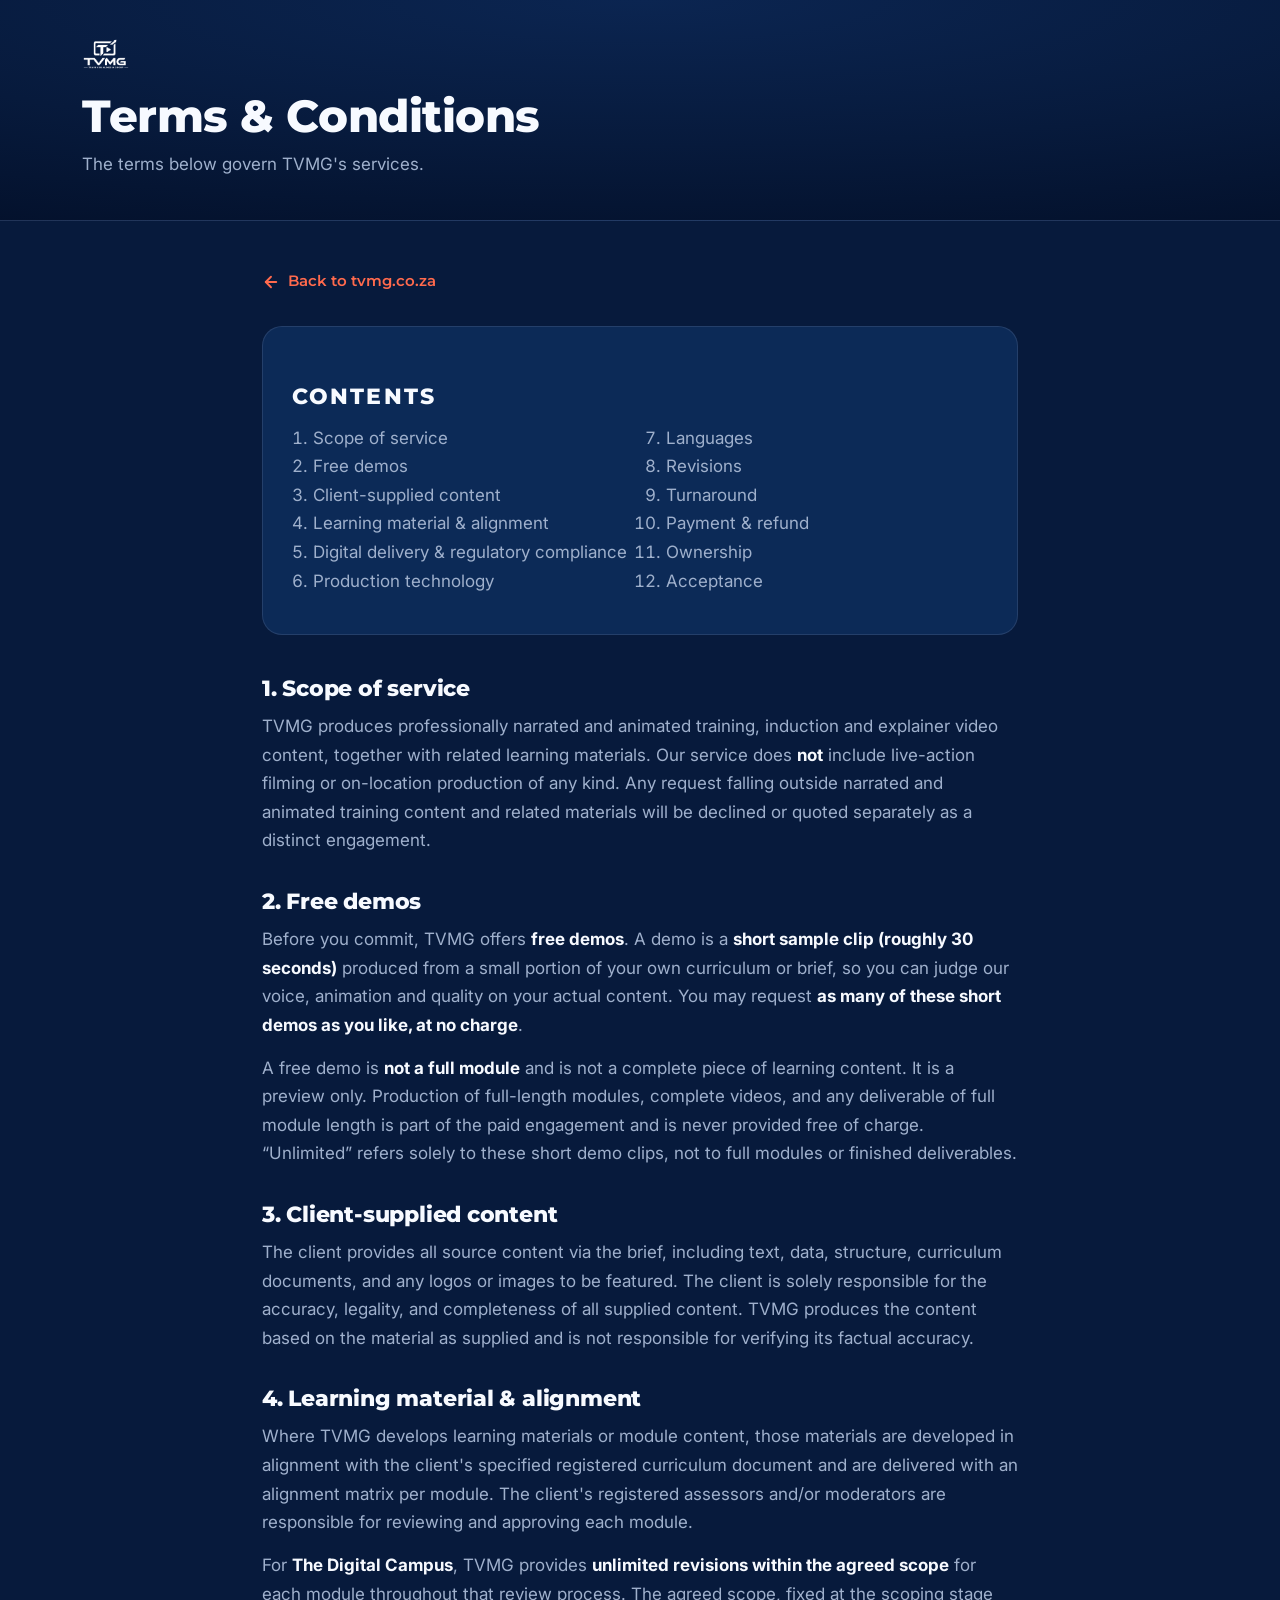
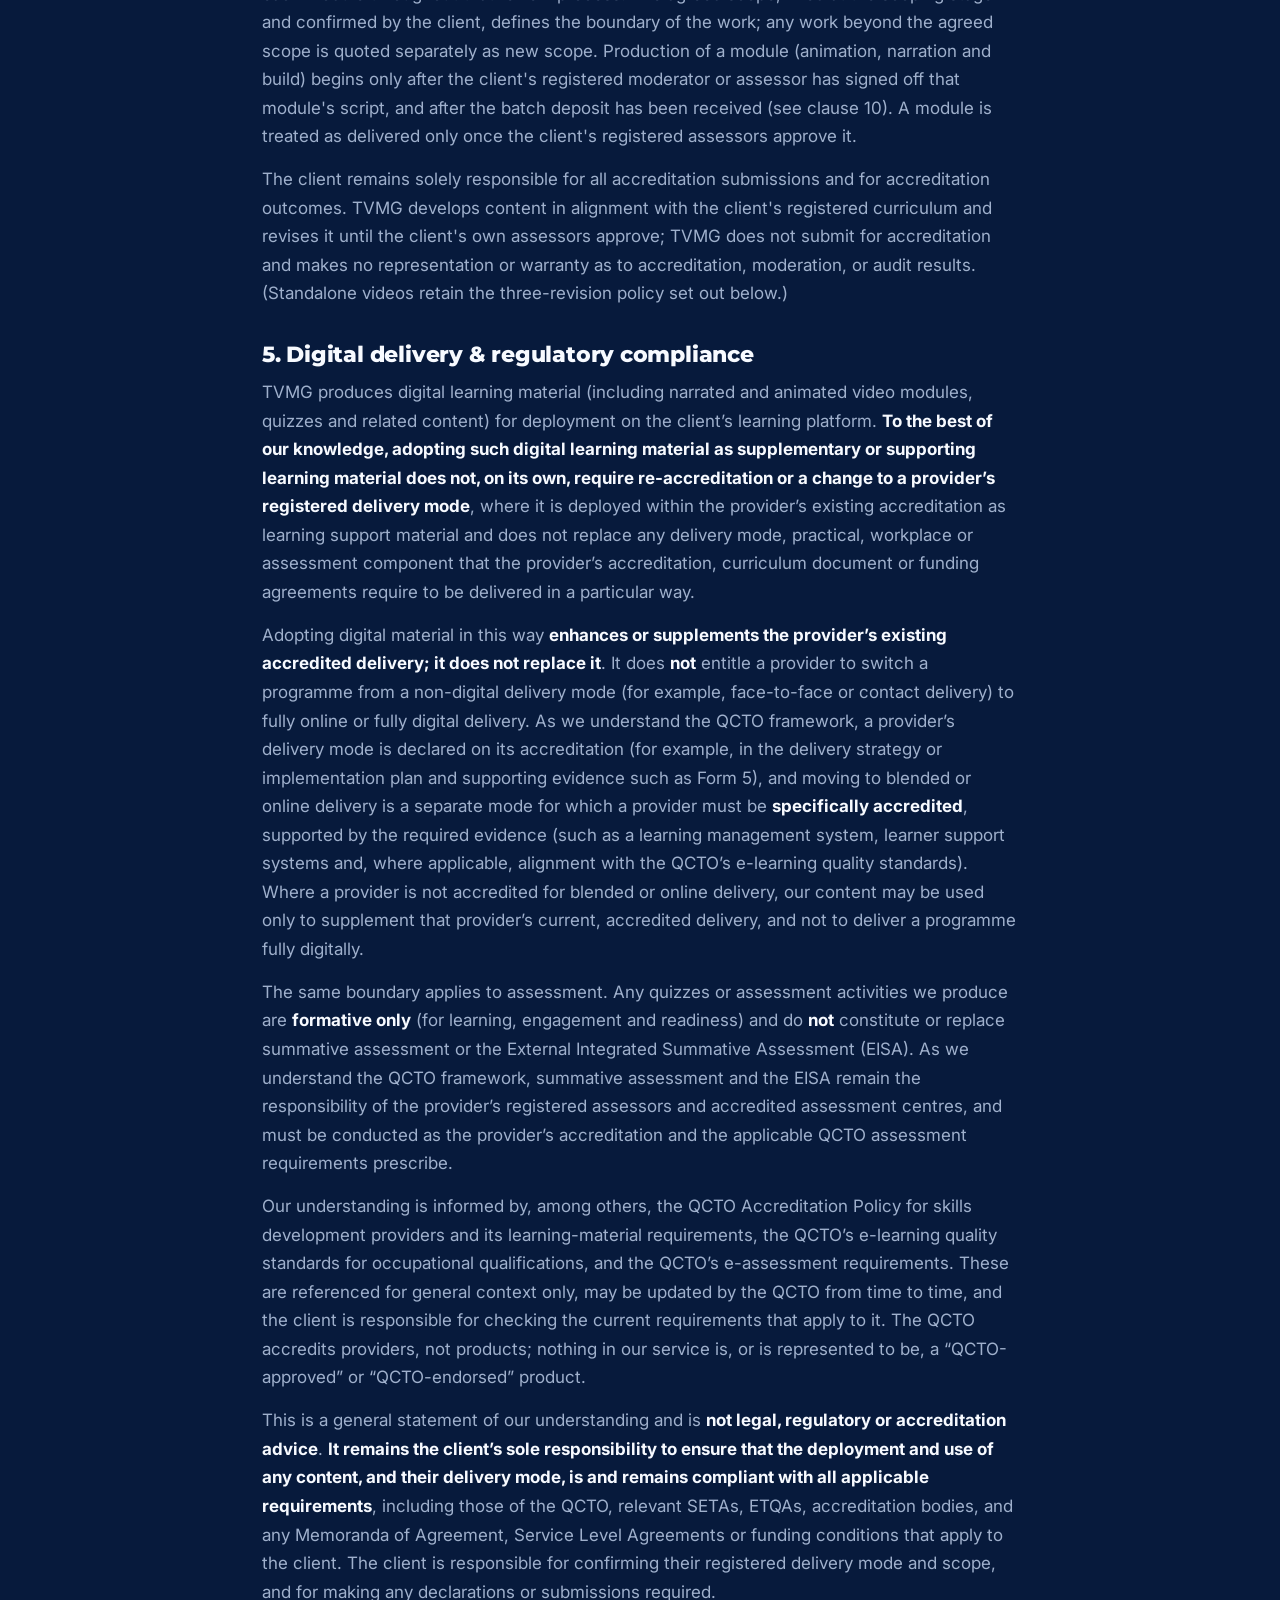
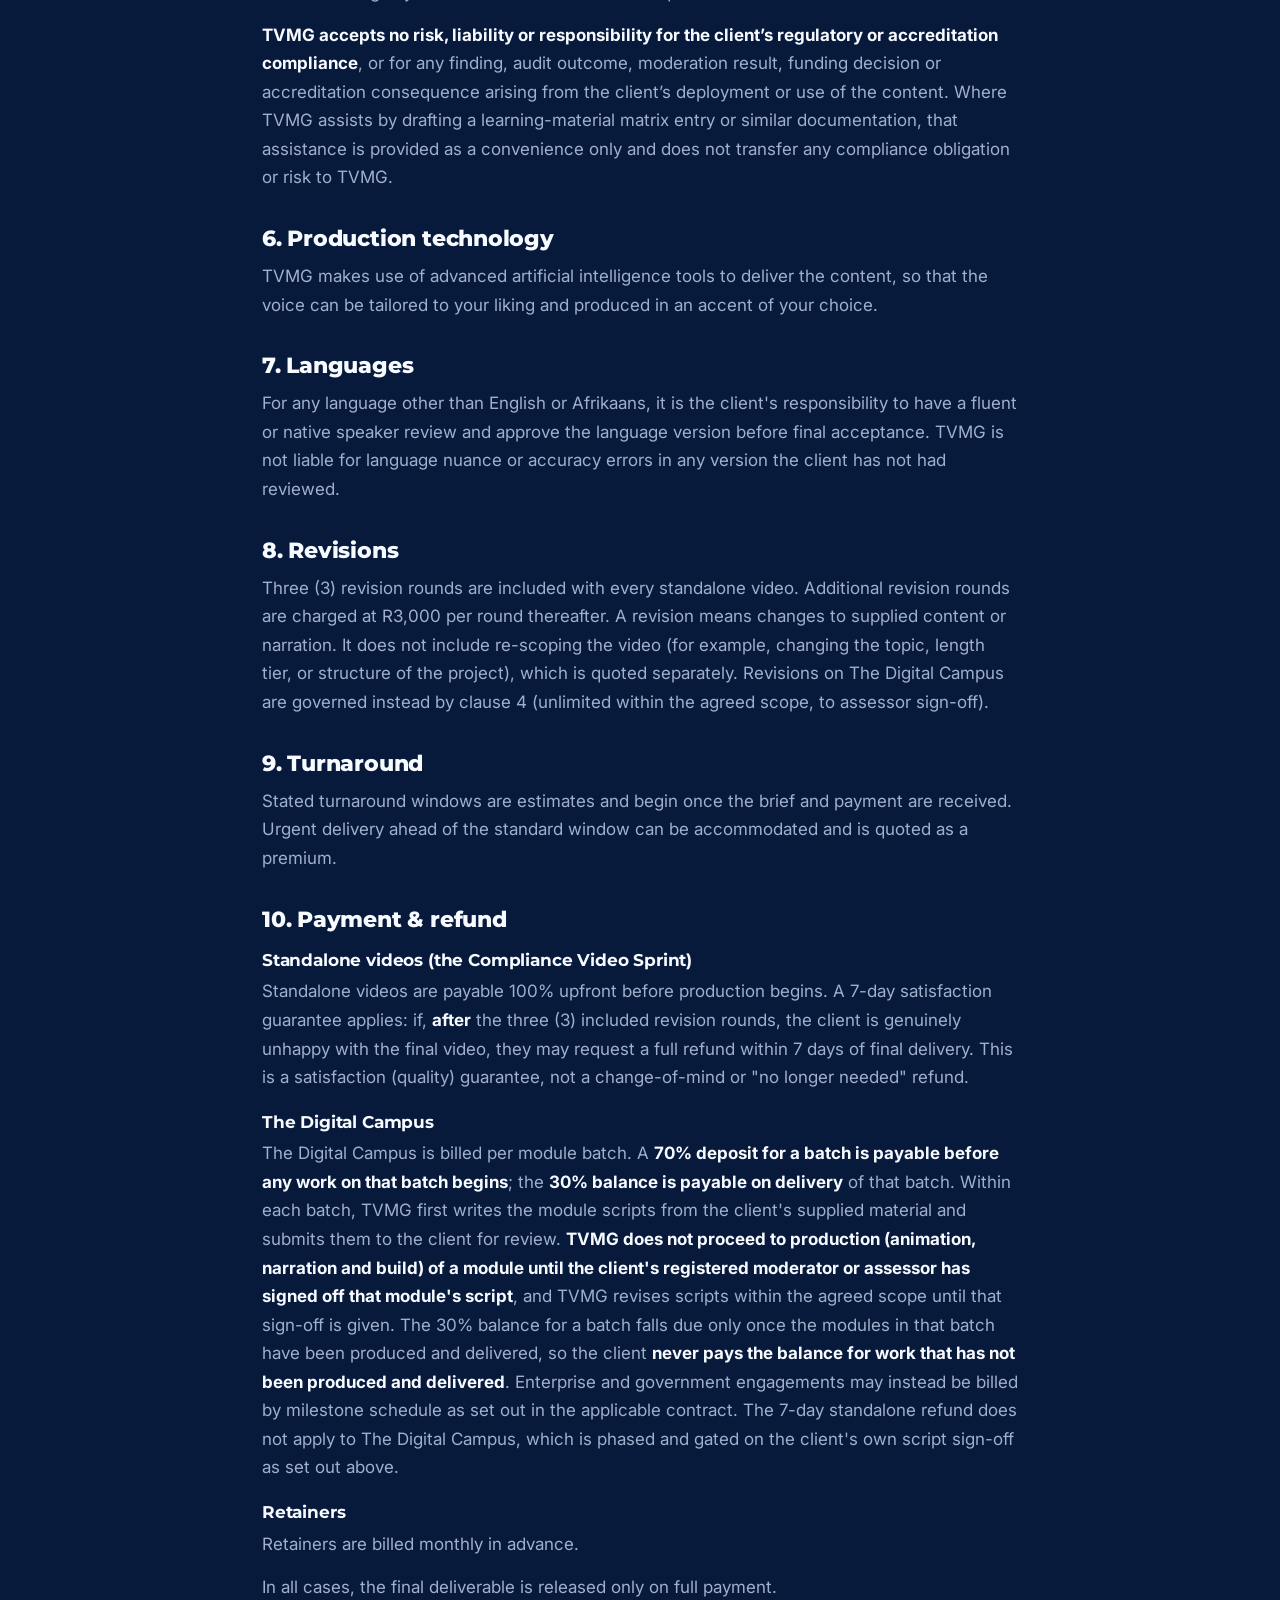
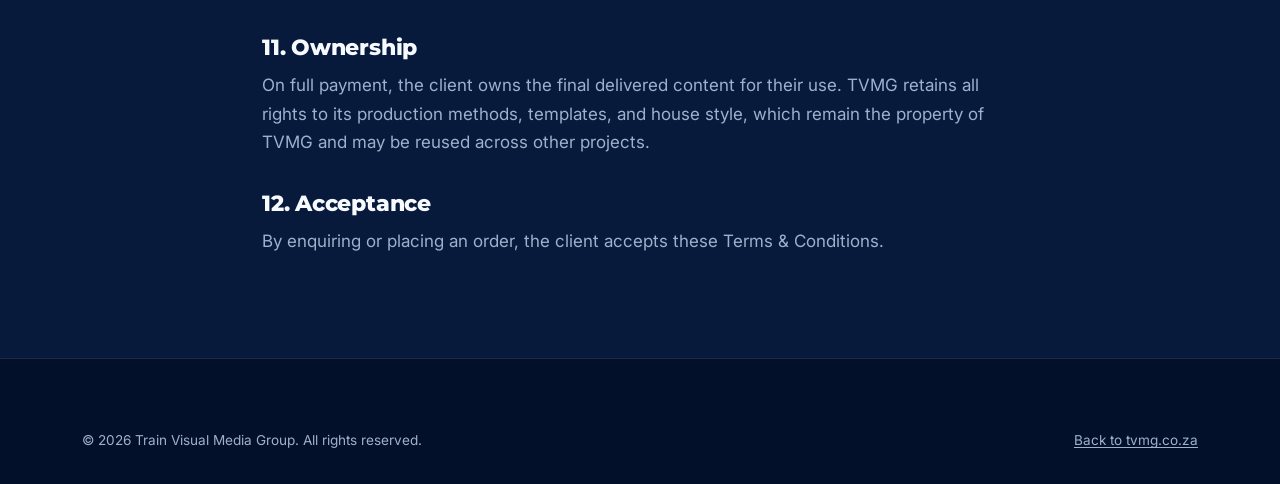
<file: Site/terms.html>
<!DOCTYPE html>
<html lang="en">
<head>
  <meta charset="UTF-8" />
  <meta name="viewport" content="width=device-width, initial-scale=1" />

  <!-- UNLISTED PAGE: intended for terms.tvmg.co.za.
       Not linked from main nav or sitemap. Keep it out of search indexes. -->
  <meta name="robots" content="noindex, nofollow" />

  <title>Terms &amp; Conditions · TVMG</title>
  <meta name="description" content="Terms and Conditions for Train Visual Media Group (TVMG) services." />
  <meta name="theme-color" content="#061B3F" />

  <link rel="icon" href="assets/favicon/TVMG_favicon.ico" sizes="any" />
  <link rel="icon" type="image/png" sizes="32x32" href="assets/favicon/TVMG_favicon_32x32_transparent.png" />
  <link rel="apple-touch-icon" href="assets/favicon/TVMG_app_icon_180x180_navy.png" />

  <link rel="preconnect" href="https://fonts.googleapis.com" />
  <link rel="preconnect" href="https://fonts.gstatic.com" crossorigin />
  <link href="https://fonts.googleapis.com/css2?family=Inter:wght@400;500;600;700&family=Montserrat:wght@600;700;800&display=swap" rel="stylesheet" />

  <link rel="stylesheet" href="css/tokens.css?v=20260707" />
  <link rel="stylesheet" href="css/styles.css?v=20260707" />
</head>
<body>
  <a class="skip-link" href="#scope">Skip to terms</a>

  <header class="legal-header">
    <div class="container">
      <a class="brand-link" href="/" aria-label="TVMG home">
        <img src="assets/logo/TVMG_logo_mono_white_transparent.png" alt="TVMG · Train Visual Media Group" />
      </a>
      <h1>Terms &amp; Conditions</h1>
      <p>The terms below govern TVMG's services. <!-- TODO: legal review, wording to be refined --></p>
    </div>
  </header>

  <main class="legal-body">
    <div class="container">
      <a class="legal-back" href="/">
        <svg width="18" height="18" viewBox="0 0 24 24" fill="none" stroke="currentColor" stroke-width="2.5" stroke-linecap="round" stroke-linejoin="round" aria-hidden="true"><line x1="19" y1="12" x2="5" y2="12"/><polyline points="12 19 5 12 12 5"/></svg>
        Back to tvmg.co.za
      </a>

      <nav class="legal-toc" aria-label="Contents">
        <h2>Contents</h2>
        <ol>
          <li><a href="#scope">Scope of service</a></li>
          <li><a href="#demos">Free demos</a></li>
          <li><a href="#content">Client-supplied content</a></li>
          <li><a href="#alignment">Learning material &amp; alignment</a></li>
          <li><a href="#compliance">Digital delivery &amp; regulatory compliance</a></li>
          <li><a href="#technology">Production technology</a></li>
          <li><a href="#languages">Languages</a></li>
          <li><a href="#revisions">Revisions</a></li>
          <li><a href="#turnaround">Turnaround</a></li>
          <li><a href="#payment">Payment &amp; refund</a></li>
          <li><a href="#ownership">Ownership</a></li>
          <li><a href="#acceptance">Acceptance</a></li>
        </ol>
      </nav>

      <h2 id="scope">1. Scope of service</h2>
      <p>TVMG produces professionally narrated and animated training, induction and explainer video content, together with related learning materials. Our service does <strong>not</strong> include live-action filming or on-location production of any kind. Any request falling outside narrated and animated training content and related materials will be declined or quoted separately as a distinct engagement.</p>

      <h2 id="demos">2. Free demos</h2>
      <p>Before you commit, TVMG offers <strong>free demos</strong>. A demo is a <strong>short sample clip (roughly 30 seconds)</strong> produced from a small portion of your own curriculum or brief, so you can judge our voice, animation and quality on your actual content. You may request <strong>as many of these short demos as you like, at no charge</strong>.</p>
      <p>A free demo is <strong>not a full module</strong> and is not a complete piece of learning content. It is a preview only. Production of full-length modules, complete videos, and any deliverable of full module length is part of the paid engagement and is never provided free of charge. &ldquo;Unlimited&rdquo; refers solely to these short demo clips, not to full modules or finished deliverables.</p>

      <h2 id="content">3. Client-supplied content</h2>
      <p>The client provides all source content via the brief, including text, data, structure, curriculum documents, and any logos or images to be featured. The client is solely responsible for the accuracy, legality, and completeness of all supplied content. TVMG produces the content based on the material as supplied and is not responsible for verifying its factual accuracy.</p>

      <h2 id="alignment">4. Learning material &amp; alignment</h2>
      <p>Where TVMG develops learning materials or module content, those materials are developed in alignment with the client's specified registered curriculum document and are delivered with an alignment matrix per module. The client's registered assessors and/or moderators are responsible for reviewing and approving each module.</p>
      <p>For <strong>The Digital Campus</strong>, TVMG provides <strong>unlimited revisions within the agreed scope</strong> for each module throughout that review process. The agreed scope, fixed at the scoping stage and confirmed by the client, defines the boundary of the work; any work beyond the agreed scope is quoted separately as new scope. Production of a module (animation, narration and build) begins only after the client's registered moderator or assessor has signed off that module's script, and after the batch deposit has been received (see clause 10). A module is treated as delivered only once the client's registered assessors approve it.</p>
      <p>The client remains solely responsible for all accreditation submissions and for accreditation outcomes. TVMG develops content in alignment with the client's registered curriculum and revises it until the client's own assessors approve; TVMG does not submit for accreditation and makes no representation or warranty as to accreditation, moderation, or audit results. (Standalone videos retain the three-revision policy set out below.)</p>

      <h2 id="compliance">5. Digital delivery &amp; regulatory compliance</h2>
      <p>TVMG produces digital learning material (including narrated and animated video modules, quizzes and related content) for deployment on the client’s learning platform. <strong>To the best of our knowledge, adopting such digital learning material as supplementary or supporting learning material does not, on its own, require re-accreditation or a change to a provider’s registered delivery mode</strong>, where it is deployed within the provider’s existing accreditation as learning support material and does not replace any delivery mode, practical, workplace or assessment component that the provider’s accreditation, curriculum document or funding agreements require to be delivered in a particular way.</p>
      <p>Adopting digital material in this way <strong>enhances or supplements the provider’s existing accredited delivery; it does not replace it</strong>. It does <strong>not</strong> entitle a provider to switch a programme from a non-digital delivery mode (for example, face-to-face or contact delivery) to fully online or fully digital delivery. As we understand the QCTO framework, a provider’s delivery mode is declared on its accreditation (for example, in the delivery strategy or implementation plan and supporting evidence such as Form 5), and moving to blended or online delivery is a separate mode for which a provider must be <strong>specifically accredited</strong>, supported by the required evidence (such as a learning management system, learner support systems and, where applicable, alignment with the QCTO’s e-learning quality standards). Where a provider is not accredited for blended or online delivery, our content may be used only to supplement that provider’s current, accredited delivery, and not to deliver a programme fully digitally.</p>
      <p>The same boundary applies to assessment. Any quizzes or assessment activities we produce are <strong>formative only</strong> (for learning, engagement and readiness) and do <strong>not</strong> constitute or replace summative assessment or the External Integrated Summative Assessment (EISA). As we understand the QCTO framework, summative assessment and the EISA remain the responsibility of the provider’s registered assessors and accredited assessment centres, and must be conducted as the provider’s accreditation and the applicable QCTO assessment requirements prescribe.</p>
      <p>Our understanding is informed by, among others, the QCTO Accreditation Policy for skills development providers and its learning-material requirements, the QCTO’s e-learning quality standards for occupational qualifications, and the QCTO’s e-assessment requirements. These are referenced for general context only, may be updated by the QCTO from time to time, and the client is responsible for checking the current requirements that apply to it. The QCTO accredits providers, not products; nothing in our service is, or is represented to be, a &ldquo;QCTO-approved&rdquo; or &ldquo;QCTO-endorsed&rdquo; product.</p>
      <p>This is a general statement of our understanding and is <strong>not legal, regulatory or accreditation advice</strong>. <strong>It remains the client’s sole responsibility to ensure that the deployment and use of any content, and their delivery mode, is and remains compliant with all applicable requirements</strong>, including those of the QCTO, relevant SETAs, ETQAs, accreditation bodies, and any Memoranda of Agreement, Service Level Agreements or funding conditions that apply to the client. The client is responsible for confirming their registered delivery mode and scope, and for making any declarations or submissions required.</p>
      <p><strong>TVMG accepts no risk, liability or responsibility for the client’s regulatory or accreditation compliance</strong>, or for any finding, audit outcome, moderation result, funding decision or accreditation consequence arising from the client’s deployment or use of the content. Where TVMG assists by drafting a learning-material matrix entry or similar documentation, that assistance is provided as a convenience only and does not transfer any compliance obligation or risk to TVMG.</p>

      <h2 id="technology">6. Production technology</h2>
      <p>TVMG makes use of advanced artificial intelligence tools to deliver the content, so that the voice can be tailored to your liking and produced in an accent of your choice.</p>

      <h2 id="languages">7. Languages</h2>
      <p>For any language other than English or Afrikaans, it is the client's responsibility to have a fluent or native speaker review and approve the language version before final acceptance. TVMG is not liable for language nuance or accuracy errors in any version the client has not had reviewed.</p>

      <h2 id="revisions">8. Revisions</h2>
      <p>Three (3) revision rounds are included with every standalone video. Additional revision rounds are charged at R3,000 per round thereafter. A revision means changes to supplied content or narration. It does not include re-scoping the video (for example, changing the topic, length tier, or structure of the project), which is quoted separately. Revisions on The Digital Campus are governed instead by clause 4 (unlimited within the agreed scope, to assessor sign-off).</p>

      <h2 id="turnaround">9. Turnaround</h2>
      <p>Stated turnaround windows are estimates and begin once the brief and payment are received. Urgent delivery ahead of the standard window can be accommodated and is quoted as a premium.</p>

      <h2 id="payment">10. Payment &amp; refund</h2>

      <h3>Standalone videos (the Compliance Video Sprint)</h3>
      <p>Standalone videos are payable 100% upfront before production begins. A 7-day satisfaction guarantee applies: if, <strong>after</strong> the three (3) included revision rounds, the client is genuinely unhappy with the final video, they may request a full refund within 7 days of final delivery. This is a satisfaction (quality) guarantee, not a change-of-mind or "no longer needed" refund.</p>

      <h3>The Digital Campus</h3>
      <p>The Digital Campus is billed per module batch. A <strong>70% deposit for a batch is payable before any work on that batch begins</strong>; the <strong>30% balance is payable on delivery</strong> of that batch. Within each batch, TVMG first writes the module scripts from the client's supplied material and submits them to the client for review. <strong>TVMG does not proceed to production (animation, narration and build) of a module until the client's registered moderator or assessor has signed off that module's script</strong>, and TVMG revises scripts within the agreed scope until that sign-off is given. The 30% balance for a batch falls due only once the modules in that batch have been produced and delivered, so the client <strong>never pays the balance for work that has not been produced and delivered</strong>. Enterprise and government engagements may instead be billed by milestone schedule as set out in the applicable contract. The 7-day standalone refund does not apply to The Digital Campus, which is phased and gated on the client's own script sign-off as set out above.</p>

      <h3>Retainers</h3>
      <p>Retainers are billed monthly in advance.</p>

      <p>In all cases, the final deliverable is released only on full payment.</p>

      <h2 id="ownership">11. Ownership</h2>
      <p>On full payment, the client owns the final delivered content for their use. TVMG retains all rights to its production methods, templates, and house style, which remain the property of TVMG and may be reused across other projects.</p>

      <h2 id="acceptance">12. Acceptance</h2>
      <p>By enquiring or placing an order, the client accepts these Terms &amp; Conditions.</p>
    </div>
  </main>

  <footer class="site-footer">
    <div class="container">
      <div class="footer-bottom" style="margin-top:0;border-top:0">
        <span>&copy; <span id="year">2026</span> Train Visual Media Group. All rights reserved.</span>
        <a href="/">Back to tvmg.co.za</a>
      </div>
    </div>
  </footer>

  <script>document.getElementById("year").textContent = new Date().getFullYear();</script>
</body>
</html>
</file>
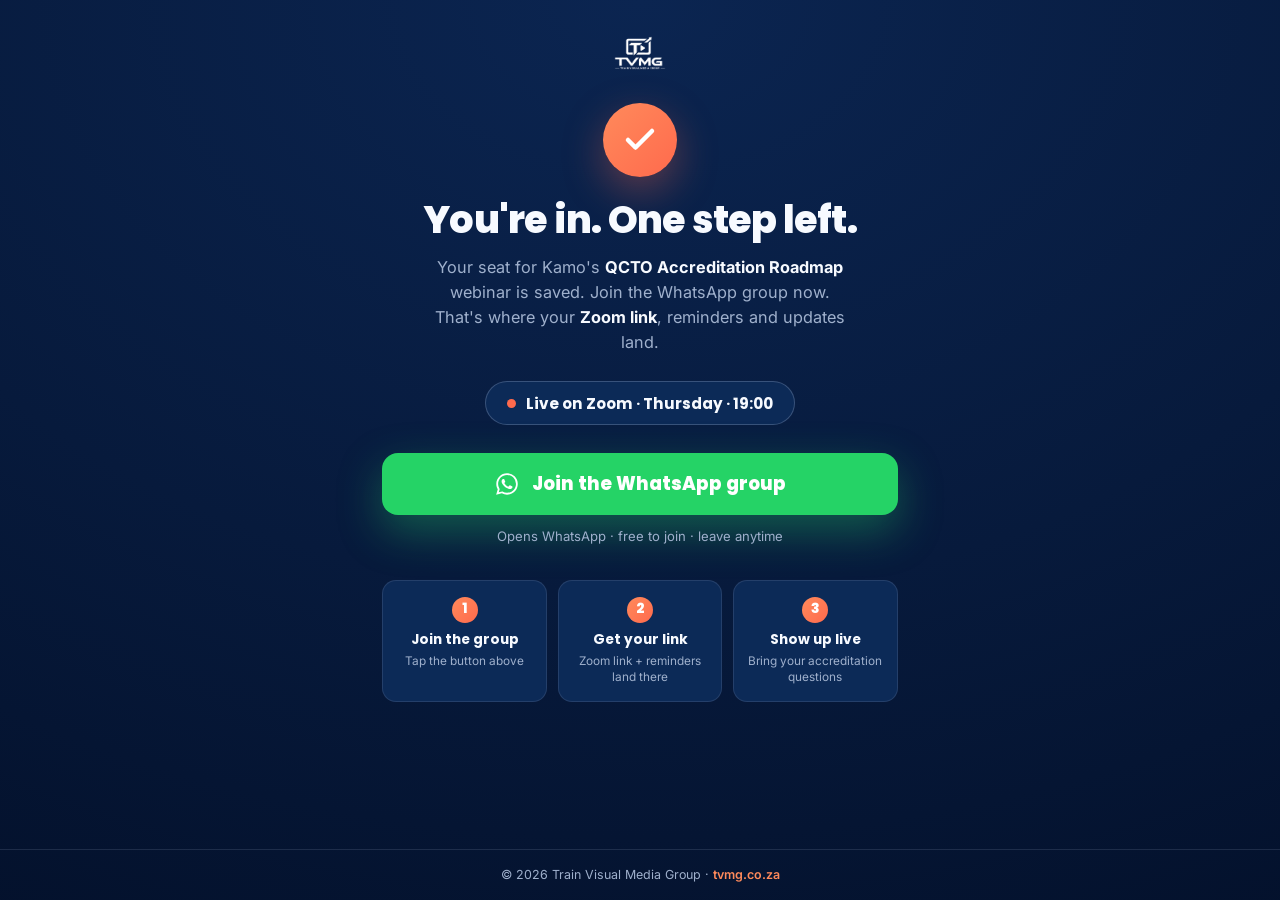
<file: Site/webinar.html>
<!DOCTYPE html>
<html lang="en">
<head>
  <meta charset="UTF-8" />
  <meta name="viewport" content="width=device-width, initial-scale=1" />

  <!-- Bridge page: Meta instant-form thank-you -> WhatsApp group. Not linked in site nav. -->
  <meta name="robots" content="noindex, nofollow" />

  <title>You're in — join the group · TVMG</title>
  <meta name="description" content="Your webinar seat is saved. Join the WhatsApp group to get your Zoom link." />
  <meta name="theme-color" content="#061B3F" />

  <link rel="icon" href="assets/favicon/TVMG_favicon.ico" sizes="any" />
  <link rel="icon" type="image/png" sizes="32x32" href="assets/favicon/TVMG_favicon_32x32_transparent.png" />

  <link rel="preconnect" href="https://fonts.googleapis.com" />
  <link rel="preconnect" href="https://fonts.gstatic.com" crossorigin />
  <link href="https://fonts.googleapis.com/css2?family=Inter:wght@400;500;600;700&family=Poppins:wght@600;700;800;900&display=swap" rel="stylesheet" />

  <!-- Self-contained on purpose: this single file can be uploaded anywhere on the domain. -->
  <style>
    :root{
      --navy:#071A3C; --navy-deep:#03102A; --lift:#0C2A57; --coral:#FF6A4D; --coral-lt:#FF8A5B;
      --ice:#F7FAFF; --silver:#9FB0CC; --wa:#25D366; --wa-dark:#1DA851;
      --border:rgba(159,176,204,.16); --border-strong:rgba(159,176,204,.30);
    }
    *{box-sizing:border-box;margin:0;padding:0}
    body{font-family:'Inter',system-ui,sans-serif;background:radial-gradient(120% 120% at 50% 0%,#0B2551 0%,var(--navy) 55%,var(--navy-deep) 100%);color:var(--ice);min-height:100vh;display:flex;flex-direction:column}
    .wrap{width:100%;max-width:560px;margin:0 auto;padding:2.2rem 1.4rem 2.6rem;flex:1;display:flex;flex-direction:column;align-items:center;text-align:center}
    .logo{height:36px;margin-bottom:2rem}
    .check{width:74px;height:74px;border-radius:50%;background:linear-gradient(135deg,var(--coral-lt),var(--coral));display:grid;place-items:center;margin-bottom:1.3rem;box-shadow:0 14px 40px rgba(255,106,77,.35)}
    h1{font-family:'Poppins',sans-serif;font-size:clamp(1.7rem,6.5vw,2.4rem);font-weight:800;letter-spacing:-.02em;line-height:1.12}
    .sub{color:var(--silver);font-size:1.02rem;line-height:1.55;margin:.85rem 0 1.6rem;max-width:42ch}
    .sub b{color:var(--ice)}

    /* EDIT THE SESSION DETAILS HERE ↓ */
    .when{display:flex;gap:.6rem;align-items:center;justify-content:center;background:var(--lift);border:1px solid var(--border-strong);border-radius:999px;padding:.6rem 1.3rem;font-family:'Poppins',sans-serif;font-weight:700;font-size:.95rem;margin-bottom:1.7rem}
    .when .dot{width:9px;height:9px;border-radius:50%;background:var(--coral);animation:blink 1.6s ease infinite}
    @keyframes blink{0%,100%{opacity:1}50%{opacity:.25}}

    .wa-btn{display:flex;gap:.75rem;align-items:center;justify-content:center;width:100%;background:var(--wa);color:#fff;text-decoration:none;font-family:'Poppins',sans-serif;font-weight:800;font-size:1.15rem;padding:1.1rem 1.4rem;border-radius:16px;box-shadow:0 16px 44px rgba(37,211,102,.35);transition:transform .15s ease,background .15s ease}
    .wa-btn:hover{transform:translateY(-2px);background:var(--wa-dark)}
    .wa-btn svg{flex:0 0 26px}
    .tiny{color:var(--silver);font-size:.82rem;margin-top:.8rem}

    .steps{display:grid;grid-template-columns:1fr 1fr 1fr;gap:.7rem;margin-top:2.3rem;width:100%}
    .step{background:var(--lift);border:1px solid var(--border);border-radius:14px;padding:.95rem .6rem}
    .step b{display:block;font-family:'Poppins',sans-serif;font-size:.86rem;color:var(--ice);margin-top:.45rem}
    .step span{display:block;color:var(--silver);font-size:.74rem;margin-top:.25rem;line-height:1.35}
    .step .n{width:26px;height:26px;border-radius:50%;background:linear-gradient(135deg,var(--coral-lt),var(--coral));color:#fff;font-family:'Poppins',sans-serif;font-weight:800;font-size:.85rem;display:grid;place-items:center;margin:0 auto}
    footer{text-align:center;color:var(--silver);font-size:.78rem;padding:1.1rem;border-top:1px solid var(--border)}
    footer a{color:var(--coral-lt);text-decoration:none;font-weight:600}
  </style>
</head>
<body>
  <main class="wrap">
    <img class="logo" src="assets/logo/TVMG_logo_mono_white_transparent.png" alt="TVMG" />

    <div class="check" aria-hidden="true">
      <svg width="36" height="36" viewBox="0 0 24 24" fill="none" stroke="#fff" stroke-width="3" stroke-linecap="round" stroke-linejoin="round"><polyline points="20 6 9 17 4 12"/></svg>
    </div>

    <h1>You're in. One step left.</h1>
    <p class="sub">Your seat for Kamo's <b>QCTO Accreditation Roadmap</b> webinar is saved. Join the WhatsApp group now. That's where your <b>Zoom link</b>, reminders and updates land.</p>

    <!-- EDIT: session date/time -->
    <div class="when"><span class="dot"></span> Live on Zoom · Thursday · 19:00</div>

    <a class="wa-btn" href="https://chat.whatsapp.com/Ew654vcoJ945pyn2s0bURr" rel="noopener">
      <svg viewBox="0 0 24 24" width="26" height="26" fill="#fff" aria-hidden="true"><path d="M12.04 2c-5.46 0-9.91 4.45-9.91 9.91 0 1.75.46 3.45 1.32 4.95L2 22l5.25-1.38a9.87 9.87 0 0 0 4.79 1.22h.01c5.46 0 9.9-4.45 9.9-9.91 0-2.65-1.03-5.14-2.9-7.01A9.82 9.82 0 0 0 12.04 2zm0 18.15h-.01a8.2 8.2 0 0 1-4.18-1.15l-.3-.18-3.12.82.83-3.04-.2-.31a8.2 8.2 0 0 1-1.26-4.38c0-4.54 3.7-8.24 8.25-8.24 2.2 0 4.27.86 5.82 2.42a8.18 8.18 0 0 1 2.41 5.83c0 4.54-3.7 8.23-8.24 8.23zm4.52-6.16c-.25-.12-1.47-.72-1.69-.81-.23-.08-.39-.12-.56.13-.17.24-.64.8-.78.97-.14.16-.29.18-.54.06-.25-.12-1.05-.39-1.99-1.23-.74-.66-1.23-1.47-1.38-1.72-.14-.25-.02-.38.11-.51.11-.11.25-.29.37-.43.12-.14.17-.25.25-.41.08-.17.04-.31-.02-.43-.06-.12-.56-1.34-.76-1.84-.2-.48-.41-.42-.56-.43h-.48c-.17 0-.43.06-.66.31-.22.25-.86.85-.86 2.07 0 1.22.89 2.4 1.01 2.56.12.17 1.75 2.67 4.23 3.74.59.26 1.05.41 1.41.52.59.19 1.13.16 1.56.1.48-.07 1.47-.6 1.67-1.18.21-.58.21-1.07.14-1.18-.06-.11-.22-.17-.47-.29z"/></svg>
      Join the WhatsApp group
    </a>
    <p class="tiny">Opens WhatsApp · free to join · leave anytime</p>

    <div class="steps">
      <div class="step"><span class="n">1</span><b>Join the group</b><span>Tap the button above</span></div>
      <div class="step"><span class="n">2</span><b>Get your link</b><span>Zoom link + reminders land there</span></div>
      <div class="step"><span class="n">3</span><b>Show up live</b><span>Bring your accreditation questions</span></div>
    </div>
  </main>

  <footer>
    &copy; <span id="y">2026</span> Train Visual Media Group · <a href="/">tvmg.co.za</a>
  </footer>
  <script>document.getElementById("y").textContent=new Date().getFullYear();</script>
</body>
</html>
</file>
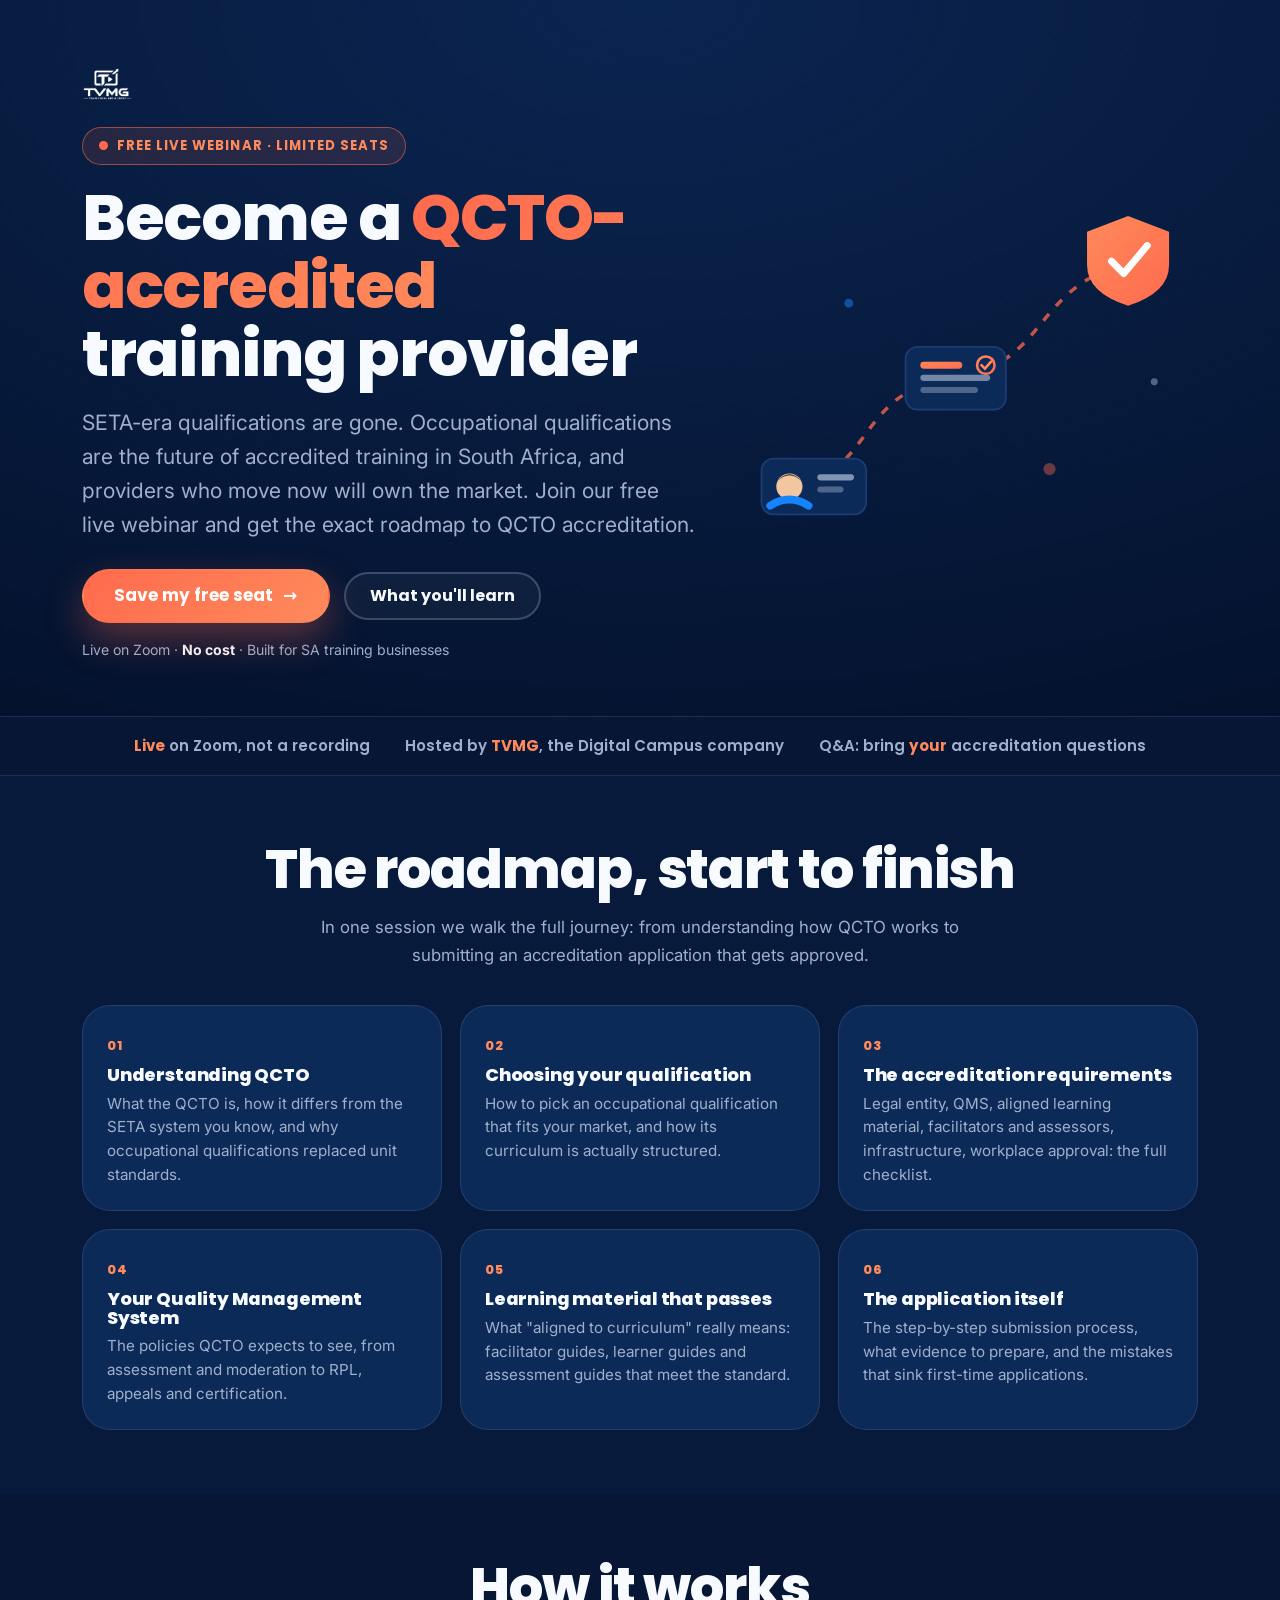
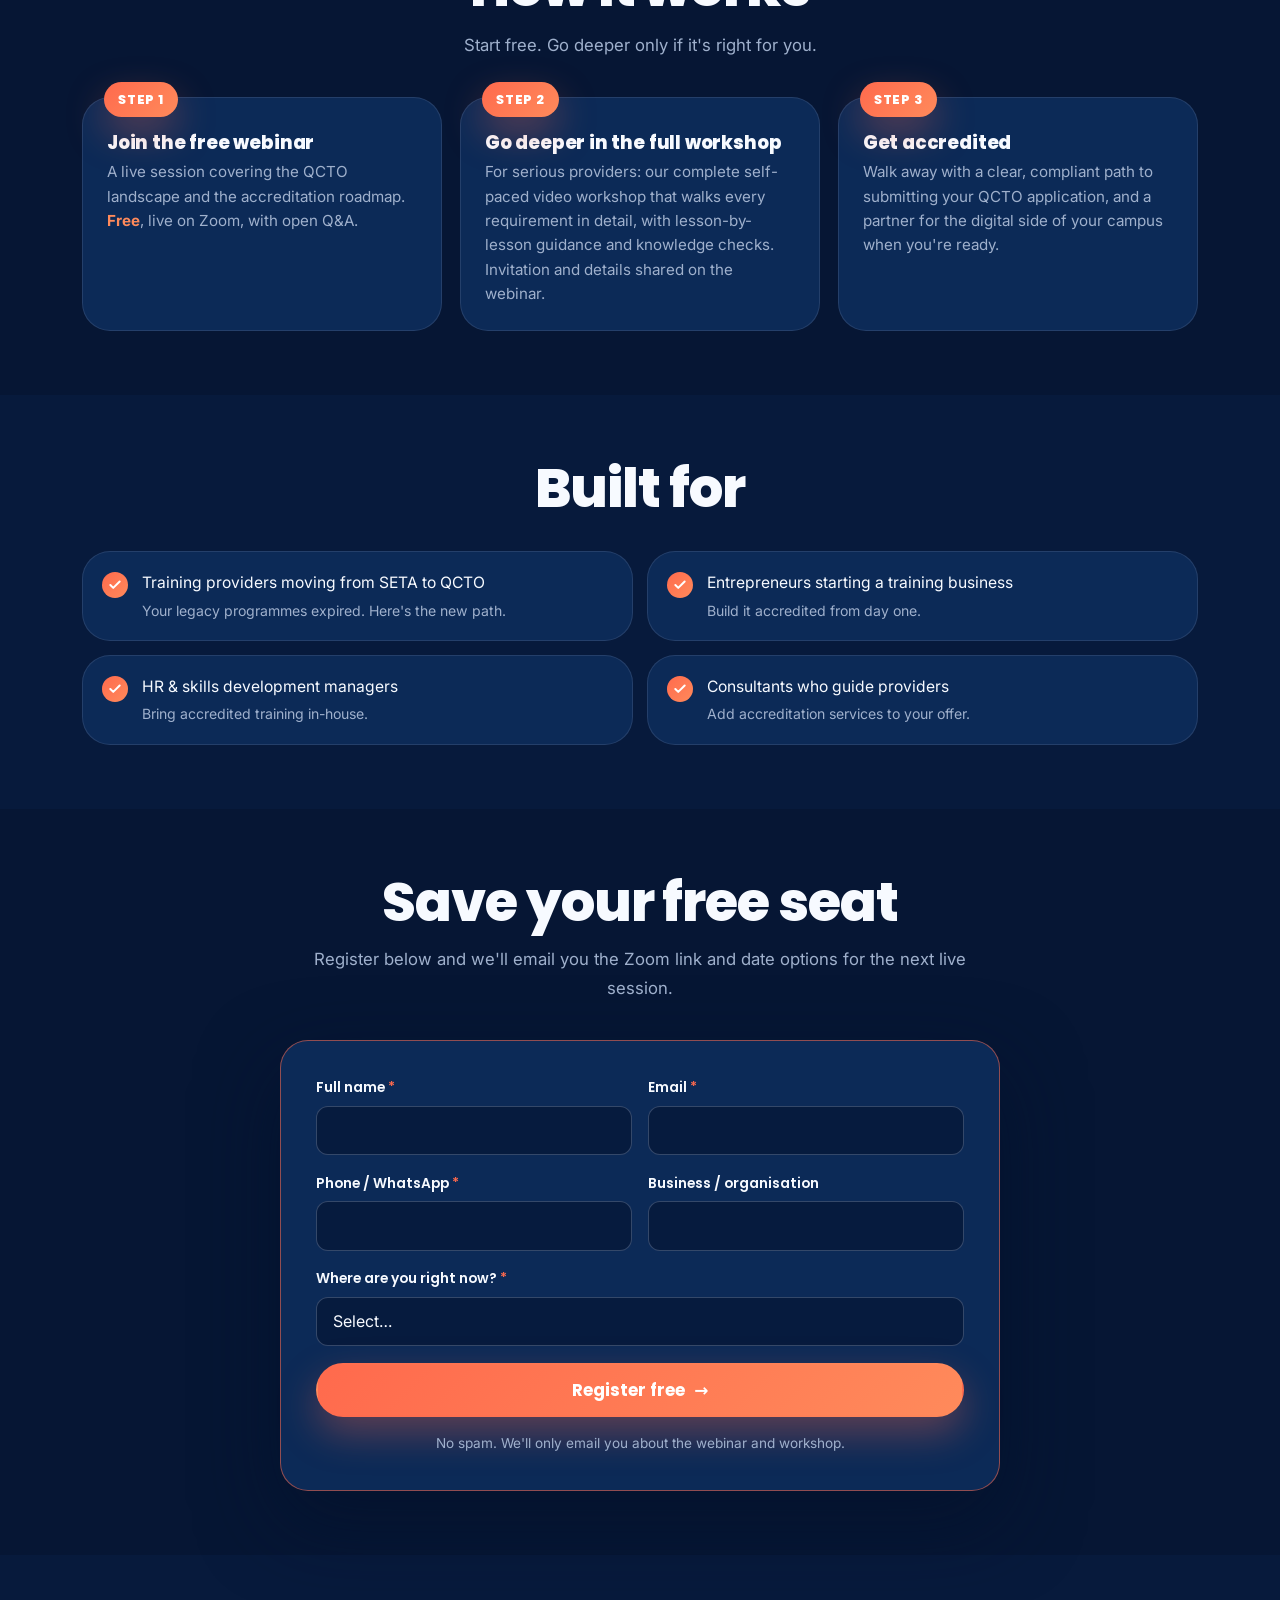
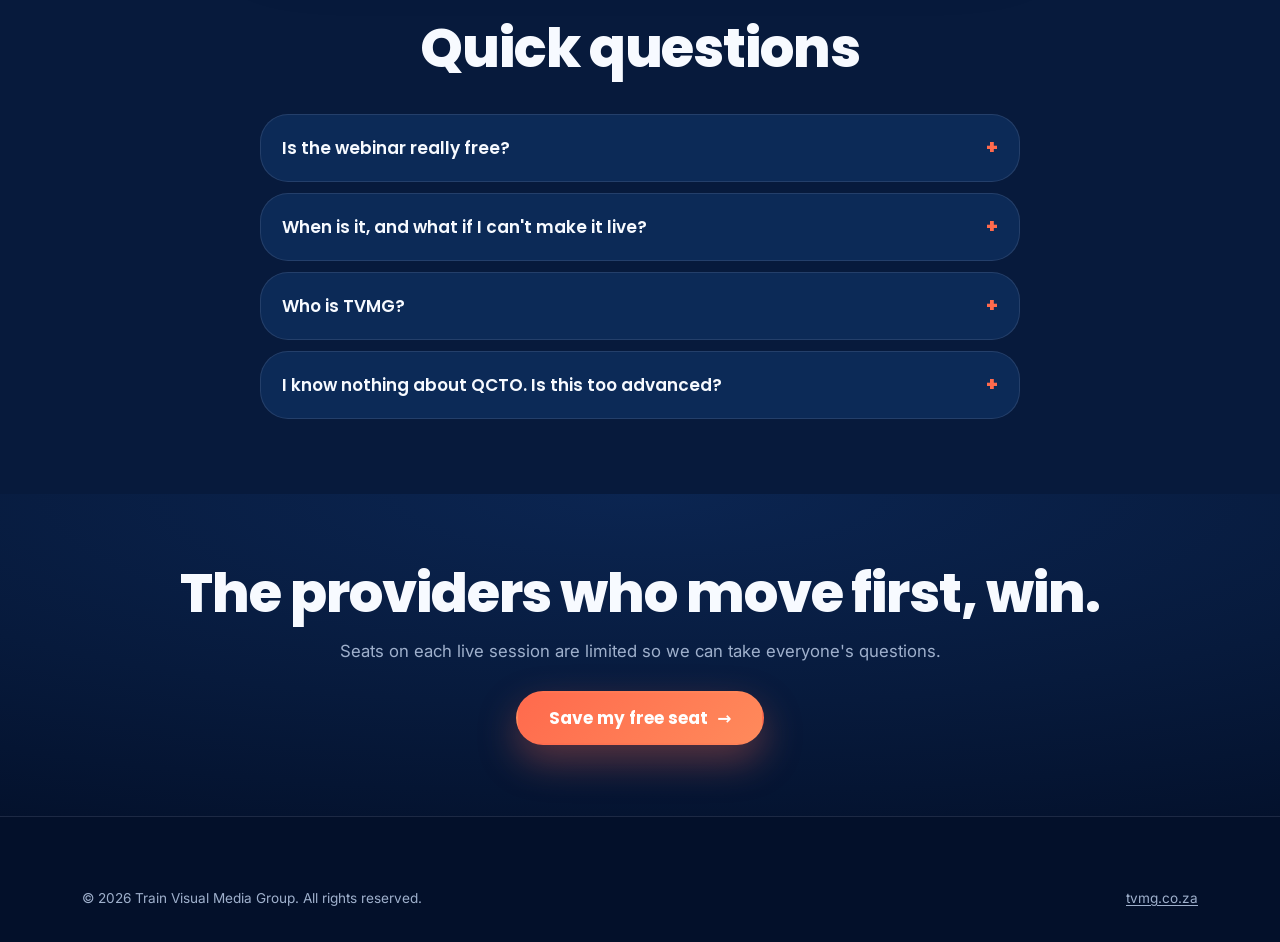
<file: Site/workshop.html>
<!DOCTYPE html>
<html lang="en">
<head>
  <meta charset="UTF-8" />
  <meta name="viewport" content="width=device-width, initial-scale=1" />

  <!-- Ad landing page: reached via campaigns, not site nav -->
  <meta name="robots" content="noindex, nofollow" />

  <title>Get QCTO Accredited — Free Live Webinar · TVMG</title>
  <meta name="description" content="Free live webinar: the exact roadmap to becoming a QCTO-accredited Skills Development Provider in South Africa." />
  <meta name="theme-color" content="#061B3F" />

  <link rel="icon" href="assets/favicon/TVMG_favicon.ico" sizes="any" />
  <link rel="icon" type="image/png" sizes="32x32" href="assets/favicon/TVMG_favicon_32x32_transparent.png" />
  <link rel="apple-touch-icon" href="assets/favicon/TVMG_app_icon_180x180_navy.png" />

  <link rel="preconnect" href="https://fonts.googleapis.com" />
  <link rel="preconnect" href="https://fonts.gstatic.com" crossorigin />
  <link href="https://fonts.googleapis.com/css2?family=Inter:wght@400;500;600;700&family=Poppins:wght@600;700;800;900&display=swap" rel="stylesheet" />

  <link rel="stylesheet" href="css/tokens.css?v=20260711" />
  <link rel="stylesheet" href="css/styles.css?v=20260711" />

  <style>
    /* ---- Workshop landing page (scoped) ---- */
    .ws-hero{background:var(--grad-navy);padding:4.2rem 0 3.4rem;position:relative;overflow:hidden}
    .ws-hero .container{position:relative;z-index:2;display:grid;grid-template-columns:1.15fr .85fr;gap:3rem;align-items:center}
    @media(max-width:900px){.ws-hero .container{grid-template-columns:1fr}}
    .ws-kicker{display:inline-flex;align-items:center;gap:.55rem;background:rgba(255,106,77,.12);border:1px solid var(--border-coral);color:var(--coral-lt);font-family:var(--font-head);font-weight:700;font-size:.82rem;letter-spacing:.08em;text-transform:uppercase;padding:.45rem 1rem;border-radius:999px;margin-bottom:1.2rem}
    .ws-kicker .dot{width:9px;height:9px;border-radius:50%;background:var(--coral);animation:wsBlink 1.6s ease infinite}
    @keyframes wsBlink{0%,100%{opacity:1}50%{opacity:.25}}
    .ws-hero h1{font-size:clamp(2.3rem,4.6vw + .5rem,4rem);line-height:1.06;letter-spacing:-.02em}
    .ws-hero h1 em{font-style:normal;color:transparent;background:var(--grad-coral);-webkit-background-clip:text;background-clip:text}
    .ws-hero .lead{color:var(--silver);font-size:var(--fs-lead);margin:1.15rem 0 1.7rem;max-width:54ch}
    .ws-hero-ctas{display:flex;gap:.9rem;flex-wrap:wrap;align-items:center}
    .ws-hero-note{color:var(--silver);font-size:.88rem;margin-top:.9rem}
    .ws-hero-note b{color:var(--ice)}

    /* Animated roadmap SVG */
    .ws-art{position:relative}
    .ws-art svg{width:100%;height:auto;display:block}
    .ws-art .float{animation:wsFloat 5.5s ease-in-out infinite}
    .ws-art .float2{animation:wsFloat 6.5s ease-in-out infinite reverse}
    @keyframes wsFloat{0%,100%{transform:translateY(0)}50%{transform:translateY(-9px)}}
    .ws-art .dashline{stroke-dasharray:10 12;animation:wsDash 22s linear infinite}
    @keyframes wsDash{to{stroke-dashoffset:-440}}
    @media(prefers-reduced-motion:reduce){.ws-art .float,.ws-art .float2,.ws-art .dashline,.ws-kicker .dot{animation:none}}

    .ws-strip{background:var(--bg-2);border-block:1px solid var(--border);padding:1.05rem 0}
    .ws-strip .container{display:flex;gap:2.2rem;justify-content:center;flex-wrap:wrap;color:var(--silver);font-family:var(--font-head);font-weight:600;font-size:.94rem}
    .ws-strip span b{color:var(--coral-lt)}

    .ws-section{padding:4rem 0}
    .ws-section.alt{background:var(--bg-2)}
    .ws-h2{font-size:var(--fs-h2);letter-spacing:-.02em;line-height:1.1}
    .ws-sub{color:var(--silver);max-width:62ch;margin-top:.8rem;font-size:1.05rem}
    .ws-center{text-align:center}
    .ws-center .ws-sub{margin-inline:auto}

    .ws-grid{display:grid;grid-template-columns:repeat(3,1fr);gap:1.1rem;margin-top:2.2rem}
    @media(max-width:900px){.ws-grid{grid-template-columns:1fr}}
    .ws-card{background:var(--surface);border:1px solid var(--border);border-radius:var(--radius-lg);padding:1.5rem;transition:transform .18s ease,border-color .18s ease}
    .ws-card:hover{transform:translateY(-4px);border-color:var(--border-coral)}
    .ws-card .num{font-family:var(--font-head);font-weight:800;font-size:.8rem;letter-spacing:.1em;color:var(--coral-lt)}
    .ws-card h3{font-size:1.12rem;margin:.5rem 0 .45rem}
    .ws-card p{color:var(--silver);font-size:.95rem;line-height:1.55}

    .ws-steps{display:grid;grid-template-columns:repeat(3,1fr);gap:1.1rem;margin-top:2.4rem;counter-reset:step}
    @media(max-width:900px){.ws-steps{grid-template-columns:1fr}}
    .ws-step{position:relative;background:var(--surface);border:1px solid var(--border);border-radius:var(--radius-lg);padding:1.6rem 1.5rem 1.5rem}
    .ws-step .badge{position:absolute;top:-16px;left:1.3rem;background:var(--grad-coral);color:#fff;font-family:var(--font-head);font-weight:800;font-size:.8rem;letter-spacing:.06em;padding:.4rem .9rem;border-radius:999px;box-shadow:var(--shadow-coral)}
    .ws-step h3{margin:.6rem 0 .5rem;font-size:1.15rem}
    .ws-step p{color:var(--silver);font-size:.95rem;line-height:1.6}
    .ws-step .free{color:var(--coral-lt);font-weight:700}

    .ws-who{display:grid;grid-template-columns:repeat(2,1fr);gap:.9rem;margin-top:2rem}
    @media(max-width:760px){.ws-who{grid-template-columns:1fr}}
    .ws-who .row{display:flex;gap:.85rem;align-items:flex-start;background:var(--surface);border:1px solid var(--border);border-radius:var(--radius-lg);padding:1.1rem 1.2rem}
    .ws-who .tick{flex:0 0 26px;height:26px;border-radius:50%;background:var(--grad-coral);display:grid;place-items:center;margin-top:2px}
    .ws-who .row p{color:var(--ice);font-size:.98rem}
    .ws-who .row p span{display:block;color:var(--silver);font-size:.88rem;margin-top:.15rem}

    /* Register block */
    .ws-register{max-width:720px;margin:2.4rem auto 0}
    .ws-register .enquiry-form{border-color:var(--border-coral);box-shadow:0 30px 80px rgba(3,16,42,.6)}
    .field{margin-bottom:1.05rem}
    .field label{display:block;font-family:var(--font-head);font-weight:600;font-size:.86rem;color:var(--ice);margin-bottom:.4rem}
    .field .req{color:var(--coral)}
    .field input,.field select{width:100%;background:rgba(3,16,42,.55);border:1px solid var(--border-strong);border-radius:12px;color:var(--ice);padding:.85rem 1rem;font-size:1rem;font-family:var(--font-body)}
    .field input:focus,.field select:focus{outline:none;border-color:var(--coral)}
    .field-row{display:grid;grid-template-columns:1fr 1fr;gap:1rem}
    @media(max-width:640px){.field-row{grid-template-columns:1fr}}
    .form-error{display:none;color:#FF9D8A;font-size:.84rem;margin-top:.35rem}
    .field.invalid .form-error{display:block}
    .field.invalid input,.field.invalid select{border-color:#E23B2E}
    .ws-form-trust{color:var(--silver);font-size:.85rem;text-align:center;margin-top:.9rem}
    .form-success{display:none;background:var(--surface);border:1px solid var(--border-coral);border-radius:var(--radius-lg);padding:2.4rem;text-align:center}
    .form-success.show{display:block}
    .form-success .check{width:64px;height:64px;border-radius:50%;background:var(--grad-coral);display:grid;place-items:center;margin:0 auto 1.1rem;color:#fff}
    .form-success p{color:var(--silver);margin-top:.5rem}

    .ws-faq{max-width:760px;margin:2.2rem auto 0}
    .ws-faq details{background:var(--surface);border:1px solid var(--border);border-radius:var(--radius-lg);padding:1.05rem 1.3rem;margin-bottom:.7rem}
    .ws-faq summary{cursor:pointer;font-family:var(--font-head);font-weight:600;color:var(--ice);list-style:none;display:flex;justify-content:space-between;align-items:center;gap:1rem}
    .ws-faq summary::after{content:"+";color:var(--coral);font-weight:800;font-size:1.2rem}
    .ws-faq details[open] summary::after{content:"–"}
    .ws-faq details p{color:var(--silver);margin-top:.7rem;font-size:.96rem;line-height:1.6}

    .ws-final{background:var(--grad-navy);text-align:center;padding:4.4rem 0}
  </style>
</head>
<body>
  <a class="skip-link" href="#register">Skip to registration</a>

  <!-- ============ HERO ============ -->
  <header class="ws-hero">
    <div class="container">
      <div>
        <a class="brand-link" href="/" aria-label="TVMG home">
          <img src="assets/logo/TVMG_logo_mono_white_transparent.png" alt="TVMG · Train Visual Media Group" style="height:34px;margin-bottom:1.6rem" />
        </a>
        <span class="ws-kicker"><span class="dot"></span> Free live webinar · Limited seats</span>
        <h1>Become a <em>QCTO-accredited</em> training provider</h1>
        <p class="lead">SETA-era qualifications are gone. Occupational qualifications are the future of accredited training in South Africa, and providers who move now will own the market. Join our free live webinar and get the exact roadmap to QCTO accreditation.</p>
        <div class="ws-hero-ctas">
          <a class="btn btn--primary btn--lg btn--pulse" href="#register">Save my free seat <span class="arrow">→</span></a>
          <a class="btn btn--ghost" href="#learn">What you'll learn</a>
        </div>
        <p class="ws-hero-note">Live on Zoom · <b>No cost</b> · Built for SA training businesses</p>
      </div>

      <!-- Animated roadmap illustration -->
      <div class="ws-art" aria-hidden="true">
        <svg viewBox="0 0 520 420" xmlns="http://www.w3.org/2000/svg">
          <defs>
            <linearGradient id="wsc" x1="0" y1="0" x2="1" y2="1">
              <stop offset="0" stop-color="#FF8A5B"/><stop offset="1" stop-color="#FF6A4D"/>
            </linearGradient>
          </defs>
          <path class="dashline" d="M 60 350 C 150 330 130 240 240 225 C 350 210 330 120 440 95" fill="none" stroke="#FF6A4D" stroke-width="4" opacity="0.75"/>
          <g class="float2">
            <rect x="20" y="318" width="120" height="64" rx="14" fill="#0C2A57" stroke="#1c3c72" stroke-width="2"/>
            <circle cx="52" cy="350" r="15" fill="#F2C6A0"/>
            <path d="M 38 344 Q 52 328 66 344 Q 59 337 52 337 Q 45 337 38 344 Z" fill="#241a12"/>
            <path d="M 30 372 Q 52 358 74 372" stroke="#1683FF" stroke-width="9" fill="none" stroke-linecap="round"/>
            <rect x="84" y="336" width="42" height="7" rx="3.5" fill="#9FB0CC" opacity=".8"/>
            <rect x="84" y="350" width="30" height="7" rx="3.5" fill="#9FB0CC" opacity=".45"/>
          </g>
          <g class="float">
            <rect x="185" y="190" width="115" height="72" rx="14" fill="#0C2A57" stroke="#1c3c72" stroke-width="2"/>
            <rect x="202" y="207" width="48" height="8" rx="4" fill="url(#wsc)"/>
            <rect x="202" y="222" width="80" height="7" rx="3.5" fill="#9FB0CC" opacity=".7"/>
            <rect x="202" y="236" width="66" height="7" rx="3.5" fill="#9FB0CC" opacity=".45"/>
            <circle cx="277" cy="211" r="10" fill="none" stroke="url(#wsc)" stroke-width="3"/>
            <path d="M 272 211 L 276 215 L 283 207" stroke="#FF8A5B" stroke-width="3" fill="none" stroke-linecap="round"/>
          </g>
          <g class="float2">
            <path d="M 440 40 L 487 58 L 487 96 Q 487 128 440 143 Q 393 128 393 96 L 393 58 Z" fill="url(#wsc)"/>
            <path d="M 421 92 L 435 106 L 462 74" stroke="#fff" stroke-width="8" fill="none" stroke-linecap="round" stroke-linejoin="round"/>
          </g>
          <circle cx="120" cy="140" r="5" fill="#1683FF" opacity=".5"/>
          <circle cx="350" cy="330" r="7" fill="#FF6A4D" opacity=".4"/>
          <circle cx="470" cy="230" r="4" fill="#9FB0CC" opacity=".5"/>
        </svg>
      </div>
    </div>
  </header>

  <!-- ============ CRED STRIP ============ -->
  <div class="ws-strip">
    <div class="container">
      <span><b>Live</b> on Zoom, not a recording</span>
      <span>Hosted by <b>TVMG</b>, the Digital Campus company</span>
      <span>Q&amp;A: bring <b>your</b> accreditation questions</span>
    </div>
  </div>

  <!-- ============ WHAT YOU'LL LEARN ============ -->
  <section class="ws-section" id="learn">
    <div class="container">
      <div class="ws-center">
        <h2 class="ws-h2">The roadmap, start to finish</h2>
        <p class="ws-sub">In one session we walk the full journey: from understanding how QCTO works to submitting an accreditation application that gets approved.</p>
      </div>
      <div class="ws-grid">
        <div class="ws-card"><span class="num">01</span><h3>Understanding QCTO</h3><p>What the QCTO is, how it differs from the SETA system you know, and why occupational qualifications replaced unit standards.</p></div>
        <div class="ws-card"><span class="num">02</span><h3>Choosing your qualification</h3><p>How to pick an occupational qualification that fits your market, and how its curriculum is actually structured.</p></div>
        <div class="ws-card"><span class="num">03</span><h3>The accreditation requirements</h3><p>Legal entity, QMS, aligned learning material, facilitators and assessors, infrastructure, workplace approval: the full checklist.</p></div>
        <div class="ws-card"><span class="num">04</span><h3>Your Quality Management System</h3><p>The policies QCTO expects to see, from assessment and moderation to RPL, appeals and certification.</p></div>
        <div class="ws-card"><span class="num">05</span><h3>Learning material that passes</h3><p>What "aligned to curriculum" really means: facilitator guides, learner guides and assessment guides that meet the standard.</p></div>
        <div class="ws-card"><span class="num">06</span><h3>The application itself</h3><p>The step-by-step submission process, what evidence to prepare, and the mistakes that sink first-time applications.</p></div>
      </div>
    </div>
  </section>

  <!-- ============ HOW IT WORKS ============ -->
  <section class="ws-section alt">
    <div class="container">
      <div class="ws-center">
        <h2 class="ws-h2">How it works</h2>
        <p class="ws-sub">Start free. Go deeper only if it's right for you.</p>
      </div>
      <div class="ws-steps">
        <div class="ws-step">
          <span class="badge">STEP 1</span>
          <h3>Join the free webinar</h3>
          <p>A live session covering the QCTO landscape and the accreditation roadmap. <span class="free">Free</span>, live on Zoom, with open Q&amp;A.</p>
        </div>
        <div class="ws-step">
          <span class="badge">STEP 2</span>
          <h3>Go deeper in the full workshop</h3>
          <p>For serious providers: our complete self-paced video workshop that walks every requirement in detail, with lesson-by-lesson guidance and knowledge checks. Invitation and details shared on the webinar.</p>
        </div>
        <div class="ws-step">
          <span class="badge">STEP 3</span>
          <h3>Get accredited</h3>
          <p>Walk away with a clear, compliant path to submitting your QCTO application, and a partner for the digital side of your campus when you're ready.</p>
        </div>
      </div>
    </div>
  </section>

  <!-- ============ WHO IT'S FOR ============ -->
  <section class="ws-section">
    <div class="container">
      <div class="ws-center">
        <h2 class="ws-h2">Built for</h2>
      </div>
      <div class="ws-who">
        <div class="row"><span class="tick"><svg width="14" height="14" viewBox="0 0 24 24" fill="none" stroke="#fff" stroke-width="3.4" stroke-linecap="round" stroke-linejoin="round"><polyline points="20 6 9 17 4 12"/></svg></span><p>Training providers moving from SETA to QCTO<span>Your legacy programmes expired. Here's the new path.</span></p></div>
        <div class="row"><span class="tick"><svg width="14" height="14" viewBox="0 0 24 24" fill="none" stroke="#fff" stroke-width="3.4" stroke-linecap="round" stroke-linejoin="round"><polyline points="20 6 9 17 4 12"/></svg></span><p>Entrepreneurs starting a training business<span>Build it accredited from day one.</span></p></div>
        <div class="row"><span class="tick"><svg width="14" height="14" viewBox="0 0 24 24" fill="none" stroke="#fff" stroke-width="3.4" stroke-linecap="round" stroke-linejoin="round"><polyline points="20 6 9 17 4 12"/></svg></span><p>HR &amp; skills development managers<span>Bring accredited training in-house.</span></p></div>
        <div class="row"><span class="tick"><svg width="14" height="14" viewBox="0 0 24 24" fill="none" stroke="#fff" stroke-width="3.4" stroke-linecap="round" stroke-linejoin="round"><polyline points="20 6 9 17 4 12"/></svg></span><p>Consultants who guide providers<span>Add accreditation services to your offer.</span></p></div>
      </div>
    </div>
  </section>

  <!-- ============ REGISTER ============ -->
  <section class="ws-section alt" id="register">
    <div class="container">
      <div class="ws-center">
        <h2 class="ws-h2">Save your free seat</h2>
        <p class="ws-sub">Register below and we'll email you the Zoom link and date options for the next live session.</p>
      </div>

      <div class="ws-register">
        <form class="enquiry-form" id="webinar-form" novalidate
              action="https://formsubmit.co/trainvisualmedia@gmail.com" method="POST">
          <input type="hidden" name="_subject" value="New QCTO webinar registration via tvmg.co.za" />
          <input type="hidden" name="_template" value="table" />
          <input type="hidden" name="_captcha" value="false" />
          <input type="hidden" name="_next" value="https://tvmg.co.za/workshop.html?sent=1#register" />
          <input type="text" name="_honey" style="display:none" tabindex="-1" autocomplete="off" aria-hidden="true" />
          <input type="hidden" name="source" value="workshop-landing" />

          <div class="field-row">
            <div class="field">
              <label for="ws_name">Full name <span class="req">*</span></label>
              <input type="text" id="ws_name" name="name" autocomplete="name" required />
              <span class="form-error">Please enter your name.</span>
            </div>
            <div class="field">
              <label for="ws_email">Email <span class="req">*</span></label>
              <input type="email" id="ws_email" name="email" autocomplete="email" required />
              <span class="form-error">Please enter a valid email.</span>
            </div>
          </div>
          <div class="field-row">
            <div class="field">
              <label for="ws_phone">Phone / WhatsApp <span class="req">*</span></label>
              <input type="tel" id="ws_phone" name="phone" autocomplete="tel" required />
              <span class="form-error">Please enter a contact number.</span>
            </div>
            <div class="field">
              <label for="ws_org">Business / organisation</label>
              <input type="text" id="ws_org" name="organisation" autocomplete="organization" />
            </div>
          </div>
          <div class="field">
            <label for="ws_stage">Where are you right now? <span class="req">*</span></label>
            <select id="ws_stage" name="stage" required>
              <option value="">Select…</option>
              <option>Already training, need QCTO accreditation</option>
              <option>Was SETA accredited, moving to QCTO</option>
              <option>Starting a new training business</option>
              <option>Consultant / advisor to providers</option>
              <option>Just exploring</option>
            </select>
            <span class="form-error">Please choose one.</span>
          </div>

          <button type="submit" class="btn btn--primary btn--lg form-submit" style="width:100%">Register free <span class="arrow">→</span></button>
          <p class="ws-form-trust">No spam. We'll only email you about the webinar and workshop.</p>
        </form>

        <div class="form-success" id="ws-success" role="status" aria-live="polite">
          <div class="check" aria-hidden="true">
            <svg width="32" height="32" viewBox="0 0 24 24" fill="none" stroke="currentColor" stroke-width="3" stroke-linecap="round" stroke-linejoin="round"><polyline points="20 6 9 17 4 12"/></svg>
          </div>
          <h3>You're registered.</h3>
          <p>Check your inbox: we'll send your Zoom link and the date of the next live session shortly.</p>
        </div>
      </div>
    </div>
  </section>

  <!-- ============ FAQ ============ -->
  <section class="ws-section">
    <div class="container">
      <div class="ws-center"><h2 class="ws-h2">Quick questions</h2></div>
      <div class="ws-faq">
        <details>
          <summary>Is the webinar really free?</summary>
          <p>Yes. The live webinar costs nothing. If you want to go deeper afterwards, we'll tell you about our full workshop on the call, no pressure, no tricks.</p>
        </details>
        <details>
          <summary>When is it, and what if I can't make it live?</summary>
          <p>We run sessions regularly. Register and we'll email you the upcoming dates so you can pick one that works.</p>
        </details>
        <details>
          <summary>Who is TVMG?</summary>
          <p>Train Visual Media Group builds The Digital Campus: studio-quality animated video courses and digital learning infrastructure for QCTO training providers across South Africa. Accreditation is the world we work in every day.</p>
        </details>
        <details>
          <summary>I know nothing about QCTO. Is this too advanced?</summary>
          <p>Not at all. We start at "what is the QCTO" and build up to the full application process. Beginners welcome.</p>
        </details>
      </div>
    </div>
  </section>

  <!-- ============ FINAL CTA ============ -->
  <section class="ws-final">
    <div class="container">
      <h2 class="ws-h2">The providers who move first, win.</h2>
      <p class="ws-sub" style="margin-inline:auto">Seats on each live session are limited so we can take everyone's questions.</p>
      <p style="margin-top:1.6rem"><a class="btn btn--primary btn--lg" href="#register">Save my free seat <span class="arrow">→</span></a></p>
    </div>
  </section>

  <footer class="site-footer">
    <div class="container">
      <div class="footer-bottom" style="margin-top:0;border-top:0">
        <span>&copy; <span id="year">2026</span> Train Visual Media Group. All rights reserved.</span>
        <a href="/">tvmg.co.za</a>
      </div>
    </div>
  </footer>

  <script>
    document.getElementById("year").textContent = new Date().getFullYear();
    (function(){
      var form = document.getElementById("webinar-form");
      var success = document.getElementById("ws-success");
      // Success state after FormSubmit redirect (?sent=1)
      if (new URLSearchParams(location.search).get("sent") === "1") {
        form.style.display = "none"; success.classList.add("show");
        success.setAttribute("tabindex","-1"); success.focus();
      }
      // Light client-side validation (FormSubmit handles delivery)
      form.addEventListener("submit", function(e){
        var ok = true;
        ["ws_name","ws_email","ws_phone","ws_stage"].forEach(function(id){
          var el = document.getElementById(id), wrap = el.closest(".field");
          var valid = id === "ws_email" ? /^[^\s@]+@[^\s@]+\.[^\s@]+$/.test(el.value.trim()) : el.value.trim().length > 1;
          wrap.classList.toggle("invalid", !valid);
          if (!valid) ok = false;
        });
        if (!ok) {
          e.preventDefault();
          var first = form.querySelector(".invalid input, .invalid select");
          if (first) first.focus();
        }
      });
    })();
  </script>
</body>
</html>
</file>
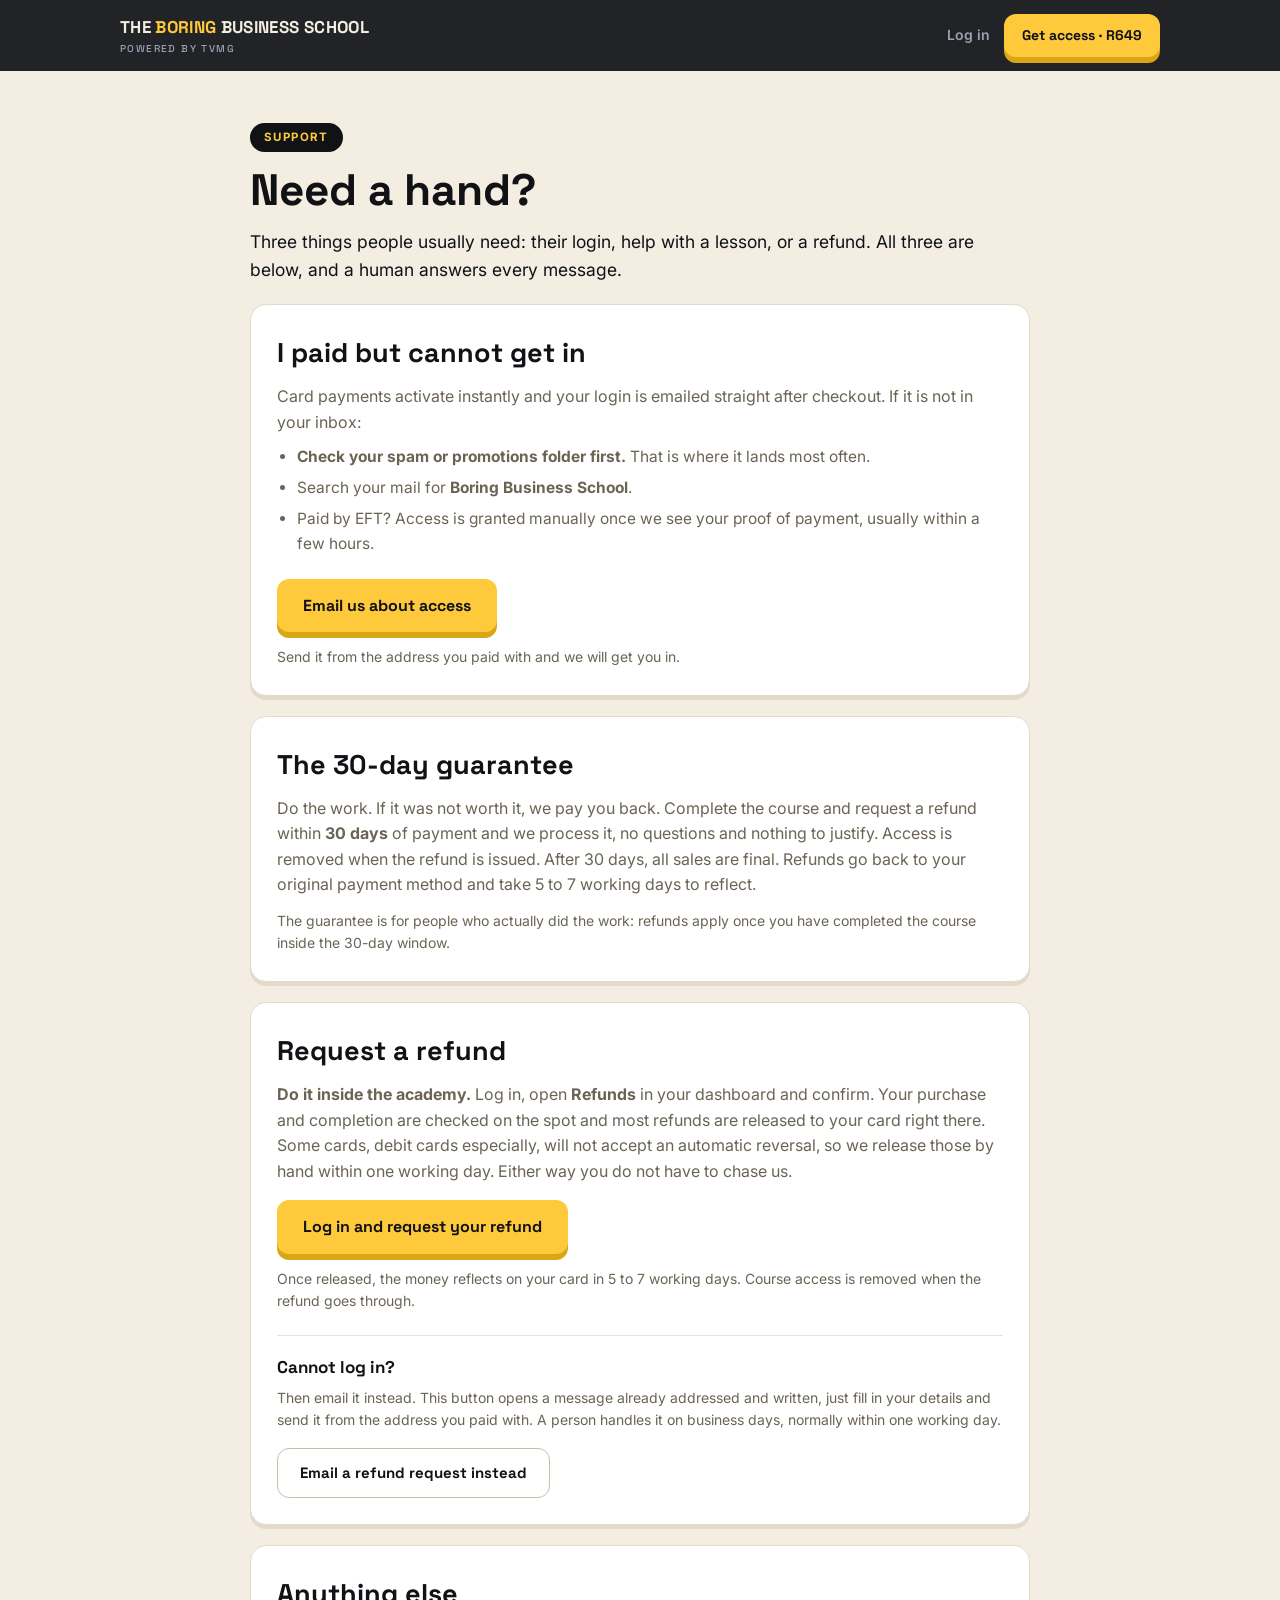
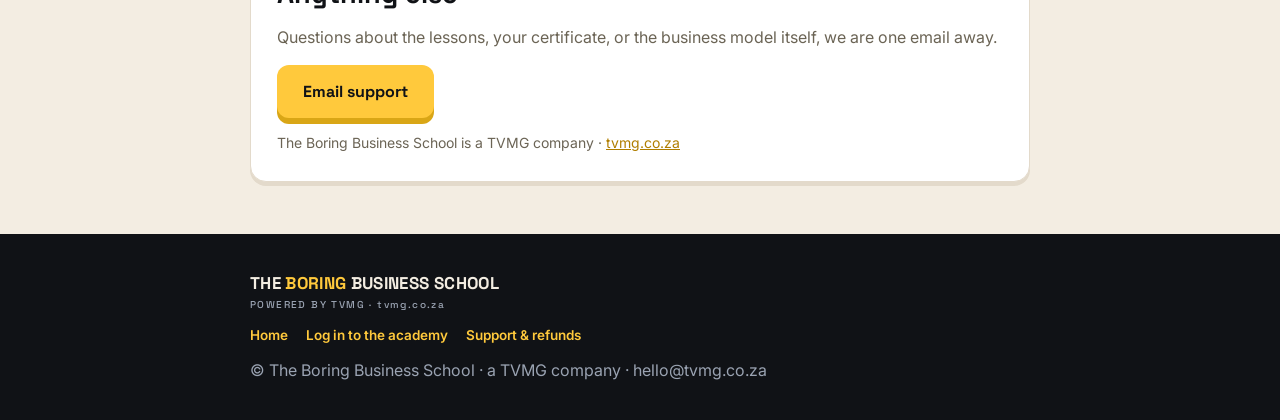
<file: Site/boring/support.html>
<!DOCTYPE html>
<html lang="en">
<head>
<meta charset="utf-8">
<meta name="viewport" content="width=device-width, initial-scale=1">
<title>Support &amp; refunds · The Boring Business School</title>
<meta name="description" content="Get help with access, logins and refunds for the Boring Business School workshop.">
<meta name="robots" content="noindex">
<link rel="icon" href="/favicon.ico" sizes="any">
<link rel="icon" type="image/png" sizes="32x32" href="/icon/icon-32.png">
<link rel="apple-touch-icon" href="/icon/apple-touch-icon.png">
<meta name="theme-color" content="#12171D">
<link rel="preconnect" href="https://fonts.googleapis.com">
<link rel="stylesheet" href="https://fonts.googleapis.com/css2?family=Space+Grotesk:wght@500;600;700&family=Inter:wght@400;500;600;700&display=swap">
<style>
:root{--ink:#101216;--ink2:#1A1D24;--paper:#F3EDE2;--paper2:#EAE2D3;--green:#1FA95C;--yellow:#FFC93C;--red:#E4574C;--muted:#6B6455;--inkmut:#9AA3B2}
*{box-sizing:border-box;margin:0;padding:0}
html{scroll-behavior:smooth}
body{font-family:Inter,system-ui,sans-serif;background:var(--paper);color:var(--ink);line-height:1.6}
h1,h2,h3,.btn,.wordmark{font-family:'Space Grotesk',Inter,sans-serif}
.wrap{max-width:820px;margin:0 auto;padding:0 20px}
nav{position:sticky;top:0;z-index:50;background:rgba(16,18,22,.92);backdrop-filter:blur(8px);color:var(--paper)}
.nav-in{display:flex;align-items:center;justify-content:space-between;padding:14px 20px;max-width:1080px;margin:0 auto}
.wordmark{font-weight:700;font-size:17px;letter-spacing:.02em}
.wordmark b{color:var(--yellow)}
.wordmark small{display:block;font-size:10px;letter-spacing:.14em;color:var(--inkmut);font-weight:500}
.wordmark a{color:inherit;text-decoration:none}
.navlogin{color:var(--inkmut);text-decoration:none;font-weight:600;font-size:14px}
.navlogin:hover{color:var(--yellow)}
.btn{display:inline-block;border:none;border-radius:12px;padding:14px 26px;font-weight:700;font-size:16px;cursor:pointer;text-decoration:none;transition:.15s;text-align:center}
.btn-y{background:var(--yellow);color:var(--ink);box-shadow:0 6px 0 #D9A616}
.btn-y:hover{transform:translateY(-2px)}
.btn-y:active{transform:translateY(2px);box-shadow:0 2px 0 #D9A616}
.btn-sm{padding:10px 18px;font-size:14px}
.btn-o{background:transparent;color:var(--ink);border:1.5px solid #C9BFA9;font-size:15px;padding:12px 22px}
.btn-o:hover{border-color:var(--ink);background:#fff}
section{padding:52px 0}
.tag{display:inline-block;background:var(--ink);color:var(--yellow);border-radius:999px;padding:5px 14px;font-size:11.5px;font-weight:700;letter-spacing:.12em;text-transform:uppercase;margin-bottom:14px}
h1{font-size:clamp(30px,5vw,44px);line-height:1.1;margin-bottom:14px}
h2{font-size:clamp(21px,3vw,27px);margin:0 0 10px}
p{font-size:16px;color:var(--muted)}
p.lead{font-size:17.5px;color:var(--ink)}
.box{background:#fff;border:1.5px solid #E3DACB;border-radius:16px;padding:26px;box-shadow:0 4px 0 #E3DACB;margin-top:20px}
.box h2{color:var(--ink)}
.small{font-size:14px}
.box .btn{margin-top:16px}
ul{margin:10px 0 0 20px;color:var(--muted);font-size:15.5px}
li{margin-bottom:6px}
a{color:#B07E00}
footer{background:var(--ink);color:var(--inkmut);padding:36px 0;font-size:13.5px}
footer a{color:var(--yellow);font-weight:600;text-decoration:none}
.flinks{display:flex;gap:18px;flex-wrap:wrap;margin-top:10px}
</style>
</head>
<body>

<nav><div class="nav-in">
  <div class="wordmark"><a href="/">THE <b>BORING</b> BUSINESS SCHOOL<small>POWERED BY TVMG</small></a></div>
  <div style="display:flex;align-items:center;gap:14px">
    <a class="navlogin" href="https://academy.tvmg.co.za">Log in</a>
    <a class="btn btn-y btn-sm" href="/#pricing">Get access · R649</a>
  </div>
</div></nav>

<section><div class="wrap">
  <span class="tag">Support</span>
  <h1>Need a hand?</h1>
  <p class="lead">Three things people usually need: their login, help with a lesson, or a refund. All three are below, and a human answers every message.</p>

  <div class="box">
    <h2>I paid but cannot get in</h2>
    <p>Card payments activate instantly and your login is emailed straight after checkout. If it is not in your inbox:</p>
    <ul>
      <li><b>Check your spam or promotions folder first.</b> That is where it lands most often.</li>
      <li>Search your mail for <b>Boring Business School</b>.</li>
      <li>Paid by EFT? Access is granted manually once we see your proof of payment, usually within a few hours.</li>
    </ul>
    <a class="btn btn-y" href="mailto:hello@tvmg.co.za?subject=I%20paid%20but%20cannot%20get%20in&amp;body=Hi%20TVMG%2C%0A%0AI%20paid%20for%20the%20workshop%20but%20have%20not%20received%20my%20login.%0A%0AName%3A%0AEmail%20I%20paid%20with%3A%0ADate%20of%20payment%3A%0A%0AThanks.">Email us about access</a>
    <p class="small" style="margin-top:14px">Send it from the address you paid with and we will get you in.</p>
  </div>

  <div class="box">
    <h2>The 30-day guarantee</h2>
    <p>Do the work. If it was not worth it, we pay you back. Complete the course and request a refund within <b>30 days</b> of payment and we process it, no questions and nothing to justify. Access is removed when the refund is issued. After 30 days, all sales are final. Refunds go back to your original payment method and take 5 to 7 working days to reflect.</p>
    <p class="small" style="margin-top:12px">The guarantee is for people who actually did the work: refunds apply once you have completed the course inside the 30-day window.</p>
  </div>

  <div class="box">
    <h2>Request a refund</h2>
    <p><b>Do it inside the academy.</b> Log in, open <b>Refunds</b> in your dashboard and confirm. Your purchase and completion are checked on the spot and most refunds are released to your card right there. Some cards, debit cards especially, will not accept an automatic reversal, so we release those by hand within one working day. Either way you do not have to chase us.</p>
    <a class="btn btn-y" href="https://academy.tvmg.co.za">Log in and request your refund</a>
    <p class="small" style="margin-top:14px">Once released, the money reflects on your card in 5 to 7 working days. Course access is removed when the refund goes through.</p>
    <hr style="border:none;border-top:1.5px solid #EAE2D3;margin:22px 0 18px">
    <h3 style="font-size:17px;margin-bottom:6px">Cannot log in?</h3>
    <p class="small">Then email it instead. This button opens a message already addressed and written, just fill in your details and send it from the address you paid with. A person handles it on business days, normally within one working day.</p>
    <a class="btn btn-o" href="mailto:hello@tvmg.co.za?subject=Refund%20request%20(30-day%20guarantee)&amp;body=Hi%20TVMG%2C%0A%0AI%20cannot%20log%20in%2C%20so%20I%20am%20requesting%20my%20refund%20by%20email%20under%20the%2030-day%20guarantee.%0A%0AName%3A%0AEmail%20I%20paid%20with%3A%0ADate%20of%20payment%3A%0A%0AThanks.">Email a refund request instead</a>
  </div>

  <div class="box">
    <h2>Anything else</h2>
    <p>Questions about the lessons, your certificate, or the business model itself, we are one email away.</p>
    <a class="btn btn-y" style="margin-top:14px" href="mailto:hello@tvmg.co.za?subject=Boring%20Business%20School%20support">Email support</a>
    <p class="small" style="margin-top:14px">The Boring Business School is a TVMG company · <a href="https://tvmg.co.za">tvmg.co.za</a></p>
  </div>
</div></section>

<footer><div class="wrap">
  <div class="wordmark" style="color:var(--paper);margin-bottom:12px">THE <b>BORING</b> BUSINESS SCHOOL<small>POWERED BY TVMG · tvmg.co.za</small></div>
  <div class="flinks">
    <a href="/">Home</a>
    <a href="https://academy.tvmg.co.za">Log in to the academy</a>
    <a href="/support.html">Support &amp; refunds</a>
  </div>
  <p style="margin-top:12px;color:var(--inkmut)">© The Boring Business School · a TVMG company · hello@tvmg.co.za</p>
</div></footer>

</body>
</html>
</file>
<file: Site/css/tokens.css>
/* =========================================================================
   TVMG — Design Tokens  (Brand Refresh v1 · Kurzgesagt-clean direction)
   Navy base · ONE coral signature · white + silver text · blue in-logo only.
   Source of truth: Brand/TVMG_Brand_Refresh.md
   ========================================================================= */

:root {
  /* ---- Brand palette (refresh) ---- */
  --navy:        #071A3C; /* base / background            */
  --navy-deep:   #03102A; /* vignette / deepest           */
  --navy-lift:   #0C2A57; /* cards on navy (lifted ~7%)   */
  --navy-lift-2: #123566; /* hover card                   */
  --coral:       #FF6A4D; /* THE signature accent         */
  --coral-lt:    #FF8A5B; /* hover / gradient end         */
  --ice:         #F7FAFF; /* primary text on navy         */
  --silver:      #9FB0CC; /* muted text / labels          */
  --blue:        #1683FF; /* logo / occasional support tint only */

  /* ---- Legacy alias names (kept so styles/main.js keep working) ---- */
  --tvmg-navy:   var(--navy);
  --signal-blue: var(--coral);   /* remapped: the accent is coral now */
  --media-blue:  var(--coral-lt);
  --ice-white:   var(--ice);

  /* ---- Functional tokens ---- */
  --bg:            var(--navy);
  --bg-2:          #061634;        /* alternating section */
  --surface:       var(--navy-lift);
  --surface-2:     var(--navy-lift-2);
  --border:        rgba(159, 176, 204, 0.16);
  --border-strong: rgba(159, 176, 204, 0.30);
  --border-coral:  rgba(255, 106, 77, 0.55);

  --text:          var(--ice);
  --text-muted:    var(--silver);
  --text-on-dark:  var(--ice);
  --text-on-dark-mut: var(--silver);
  --accent:        var(--coral);
  --accent-strong: var(--coral-lt);

  /* Gradients */
  --grad-coral:  linear-gradient(135deg, var(--coral) 0%, var(--coral-lt) 100%);
  --grad-navy:   radial-gradient(120% 120% at 50% 0%, #0B2551 0%, var(--navy) 55%, var(--navy-deep) 100%);

  /* ---- Typography ---- */
  --font-head: "Poppins", "Montserrat", "Sora", system-ui, sans-serif;
  --font-body: "Inter", "Manrope", system-ui, -apple-system, sans-serif;

  --fw-black:  800;
  --fw-head:   700;
  --fw-bold:   700;
  --fw-med:    600;
  --fw-reg:    400;

  /* Fluid type scale */
  --fs-hero:   clamp(2.6rem, 6.2vw + 0.5rem, 5.4rem);
  --fs-h2:     clamp(2rem, 3.6vw + 0.6rem, 3.4rem);
  --fs-h3:     clamp(1.25rem, 1.3vw + 0.95rem, 1.65rem);
  --fs-lead:   clamp(1.08rem, 0.9vw + 0.9rem, 1.32rem);
  --fs-body:   1.0625rem;
  --fs-small:  0.875rem;
  --fs-eyebrow:0.8rem;

  --lh-tight:  1.03;
  --lh-snug:   1.18;
  --lh-body:   1.68;
  --tracking-wide: 0.16em;

  /* ---- Spacing ---- */
  --space-xs:  0.5rem;  --space-sm: 1rem;  --space-md: 1.75rem;
  --space-lg:  3rem;    --space-xl: 5.5rem; --space-2xl: 8.5rem;

  --maxw:        1180px;
  --maxw-narrow: 780px;
  --maxw-wide:   1320px;

  /* ---- Radius / elevation ---- */
  --radius-sm: 12px;  --radius: 20px;  --radius-lg: 28px;  --radius-pill: 999px;

  --shadow-sm:  0 2px 10px rgba(0,0,0,0.20);
  --shadow:     0 16px 40px rgba(0,0,0,0.32);
  --shadow-lg:  0 36px 80px rgba(0,0,0,0.45);
  --shadow-coral: 0 16px 38px rgba(255, 106, 77, 0.34);

  /* ---- Motion ---- */
  --ease:      cubic-bezier(0.22, 1, 0.36, 1);
  --dur:       0.6s;   --dur-fast: 0.25s;

  --header-h:  74px;
}
</file>
<file: Site/css/styles.css>
/* =========================================================================
   TVMG — Main stylesheet  (Brand Refresh v1 · navy base + coral signature)
   Mobile-first. All colours/fonts come from tokens.css.
   ========================================================================= */

*,*::before,*::after{box-sizing:border-box}
html{-webkit-text-size-adjust:100%;scroll-behavior:smooth;scroll-padding-top:calc(var(--header-h) + 12px)}
@media (prefers-reduced-motion:reduce){html{scroll-behavior:auto}*{animation-duration:.001ms!important;transition-duration:.001ms!important}}
body{
  margin:0;font-family:var(--font-body);font-size:var(--fs-body);line-height:var(--lh-body);
  color:var(--text);background:var(--navy);-webkit-font-smoothing:antialiased;overflow-x:hidden;
}
img,svg,video{display:block;max-width:100%}
a{color:inherit;text-decoration:none}
h1,h2,h3,h4{font-family:var(--font-head);font-weight:var(--fw-black);line-height:var(--lh-tight);margin:0;letter-spacing:-0.01em}
p{margin:0}
ul{margin:0;padding:0;list-style:none}
::selection{background:var(--coral);color:#fff}
:focus-visible{outline:3px solid var(--coral);outline-offset:3px;border-radius:6px}

.container{width:100%;max-width:var(--maxw);margin-inline:auto;padding-inline:clamp(1.1rem,4vw,2rem)}
.skip-link{position:absolute;left:-999px;top:0;background:var(--coral);color:#fff;padding:.7rem 1.1rem;border-radius:0 0 10px 0;z-index:200;font-weight:700}
.skip-link:focus{left:0}

/* ---------- Shared type helpers ---------- */
.eyebrow{font-family:var(--font-head);font-weight:700;font-size:var(--fs-eyebrow);letter-spacing:var(--tracking-wide);text-transform:uppercase;color:var(--coral);margin:0}
.hl{color:var(--ice);box-shadow:inset 0 -0.14em 0 rgba(255,106,77,.55)}
.lead{font-size:var(--fs-lead);color:var(--text-muted);line-height:1.6;max-width:62ch}
.lead strong{color:var(--ice);font-weight:700}
h1{font-size:var(--fs-hero)}
h2{font-size:var(--fs-h2)}
h3{font-size:var(--fs-h3)}

.pill{display:inline-flex;align-items:center;gap:.5rem;font-family:var(--font-head);font-weight:700;font-size:.78rem;letter-spacing:.1em;text-transform:uppercase;padding:.5rem 1rem;border-radius:var(--radius-pill)}
.pill--coral{background:var(--grad-coral);color:#0b1220;box-shadow:var(--shadow-coral)}

/* ---------- Buttons ---------- */
.btn{display:inline-flex;align-items:center;justify-content:center;gap:.6rem;font-family:var(--font-head);font-weight:700;font-size:1rem;line-height:1;padding:.9rem 1.5rem;border-radius:var(--radius-pill);border:2px solid transparent;cursor:pointer;transition:transform var(--dur-fast) var(--ease),box-shadow var(--dur-fast) var(--ease),background var(--dur-fast),color var(--dur-fast);white-space:nowrap}
.btn--lg{padding:1.05rem 1.9rem;font-size:1.06rem}
.btn--primary{background:var(--grad-coral);color:#fff;box-shadow:var(--shadow-coral)}
.btn--primary:hover{transform:translateY(-2px);box-shadow:0 22px 46px rgba(255,106,77,.44)}
.btn--ghost{background:rgba(255,255,255,.04);color:var(--ice);border-color:var(--border-strong)}
.btn--ghost:hover{border-color:var(--coral);color:var(--ice);transform:translateY(-2px)}
.btn .arrow{transition:transform var(--dur-fast) var(--ease)}
.btn:hover .arrow{transform:translateX(4px)}
.btn--pulse{position:relative}
.btn--pulse::after{content:"";position:absolute;inset:0;border-radius:inherit;box-shadow:0 0 0 0 rgba(255,106,77,.55);animation:pulse 2.6s var(--ease) infinite}
@keyframes pulse{0%{box-shadow:0 0 0 0 rgba(255,106,77,.5)}70%{box-shadow:0 0 0 16px rgba(255,106,77,0)}100%{box-shadow:0 0 0 0 rgba(255,106,77,0)}}

/* ---------- Header ---------- */
.site-header{position:fixed;top:0;left:0;right:0;z-index:100;height:var(--header-h);display:flex;align-items:center;transition:background var(--dur-fast),box-shadow var(--dur-fast),border-color var(--dur-fast);border-bottom:1px solid transparent}
.site-header .container{display:flex;align-items:center;justify-content:space-between}
.site-header.scrolled{background:rgba(6,20,45,.82);backdrop-filter:blur(14px);border-bottom-color:var(--border);box-shadow:0 8px 30px rgba(0,0,0,.3)}
.brand-link img{height:34px;width:auto}
.logo-dark{display:none}
.nav{display:none;align-items:center;gap:2rem}
.nav a:not(.btn){font-family:var(--font-head);font-weight:600;font-size:.96rem;color:var(--text-muted);transition:color var(--dur-fast)}
.nav a:not(.btn):hover{color:var(--ice)}
.nav .btn{padding:.7rem 1.3rem;font-size:.95rem}
@media(min-width:940px){.nav{display:flex}}

.nav-toggle{display:flex;flex-direction:column;justify-content:center;gap:5px;width:46px;height:46px;background:none;border:0;cursor:pointer;padding:10px}
.nav-toggle span{height:2.5px;width:100%;background:var(--ice);border-radius:2px;transition:transform var(--dur-fast),opacity var(--dur-fast)}
.nav-toggle[aria-expanded="true"] span:nth-child(1){transform:translateY(7.5px) rotate(45deg)}
.nav-toggle[aria-expanded="true"] span:nth-child(2){opacity:0}
.nav-toggle[aria-expanded="true"] span:nth-child(3){transform:translateY(-7.5px) rotate(-45deg)}

.mobile-menu{position:fixed;inset:var(--header-h) 0 auto 0;background:rgba(6,20,45,.98);backdrop-filter:blur(14px);border-bottom:1px solid var(--border);padding:1rem clamp(1.1rem,4vw,2rem) 1.6rem;display:flex;flex-direction:column;gap:.35rem;transform:translateY(-120%);transition:transform var(--dur) var(--ease);z-index:99}
.mobile-menu.open{transform:translateY(0)}
.mobile-menu a:not(.btn){font-family:var(--font-head);font-weight:600;color:var(--text-muted);padding:.7rem .2rem;border-bottom:1px solid var(--border)}
.mobile-menu a:not(.btn):hover{color:var(--ice)}
.mobile-menu .btn{margin-top:.8rem}
@media(min-width:940px){.nav-toggle{display:none}.mobile-menu{display:none}}

/* ---------- Sections ---------- */
.section{padding:var(--space-xl) 0;position:relative}
.section--alt{background:var(--bg-2)}
.section-head{max-width:var(--maxw-narrow)}
.section-head.center{margin-inline:auto;text-align:center}
.section-head.center .lead{margin-inline:auto}
@media(min-width:760px){.section{padding:var(--space-2xl) 0}}

/* ---------- Hero ---------- */
.hero{position:relative;padding:calc(var(--header-h) + 3rem) 0 var(--space-xl);background:var(--grad-navy);overflow:hidden}
.hero-bg{position:absolute;inset:0;pointer-events:none}
.glow{position:absolute;border-radius:50%;filter:blur(90px);opacity:.5}
.glow--1{width:520px;height:520px;background:rgba(255,106,77,.30);top:-120px;right:-80px}
.glow--2{width:460px;height:460px;background:rgba(22,131,255,.16);bottom:-160px;left:-120px}
.hero-inner{position:relative;display:grid;gap:3rem;align-items:center}
@media(min-width:960px){.hero-inner{grid-template-columns:1.15fr .85fr;gap:4rem}}
.hero-copy .pill{margin-bottom:1.6rem;font-size:clamp(.92rem,1.4vw,1.12rem);padding:.72rem 1.5rem;letter-spacing:.07em}
.hero h1{margin-bottom:1.3rem}
.hero .lead{font-size:clamp(1.1rem,1vw+.95rem,1.4rem);max-width:36ch}
.hero-cta{display:flex;flex-wrap:wrap;gap:.9rem;margin-top:2rem}
.hero-meta{display:flex;align-items:center;flex-wrap:wrap;gap:.9rem;margin-top:1.8rem;color:var(--text-muted);font-size:.95rem}
.hero-meta b{color:var(--ice);font-weight:700}
.hero-meta .dot{width:5px;height:5px;border-radius:50%;background:var(--coral)}

.hero-visual{position:relative;justify-self:center}
.hero-screen{display:block;position:relative;width:min(480px,88vw);aspect-ratio:16/9;border-radius:var(--radius-lg);overflow:hidden;border:1px solid var(--border-strong);box-shadow:var(--shadow-lg);cursor:pointer;transition:transform var(--dur-fast) var(--ease),border-color var(--dur-fast),box-shadow var(--dur-fast)}
.hero-screen img{width:100%;height:100%;object-fit:cover;display:block}
.hero-screen-overlay{position:absolute;inset:0;background:linear-gradient(180deg,rgba(7,26,60,.08) 0%,rgba(7,26,60,.15) 55%,rgba(3,16,42,.70) 100%)}
.hero-screen:hover{transform:translateY(-4px);border-color:var(--border-coral);box-shadow:0 42px 92px rgba(0,0,0,.55)}
.hero-play{position:absolute;left:50%;top:50%;transform:translate(-50%,-50%);width:78px;height:78px;border-radius:50%;background:var(--grad-coral);color:#fff;display:flex;align-items:center;justify-content:center;box-shadow:var(--shadow-coral);z-index:2;transition:transform var(--dur-fast) var(--ease)}
.hero-play::after{content:"";position:absolute;inset:-9px;border-radius:50%;border:2px solid rgba(255,138,91,.5);animation:playpulse 2.4s var(--ease) infinite}
@keyframes playpulse{0%{transform:scale(1);opacity:.7}70%{transform:scale(1.4);opacity:0}100%{opacity:0}}
.hero-screen:hover .hero-play{transform:translate(-50%,-50%) scale(1.08)}
.hero-screen-cta{position:absolute;left:16px;bottom:16px;z-index:2;font-family:var(--font-head);font-weight:700;font-size:.84rem;letter-spacing:.03em;color:var(--ice);background:rgba(3,16,42,.72);border:1px solid var(--border-strong);padding:.42rem 1rem;border-radius:var(--radius-pill);display:inline-flex;align-items:center;gap:.4rem;backdrop-filter:blur(6px)}
.hero-screen:hover .hero-screen-cta{border-color:var(--border-coral);color:var(--coral-lt)}
.hero-chip{position:absolute;background:rgba(6,20,45,.92);border:1px solid var(--border-strong);color:var(--ice);font-family:var(--font-head);font-weight:600;font-size:.82rem;padding:.55rem .9rem;border-radius:var(--radius-pill);box-shadow:var(--shadow);white-space:nowrap}
.hero-chip--1{top:6%;left:-6%;color:var(--coral)}
.hero-chip--2{bottom:8%;right:-4%}
@media(max-width:560px){.hero-chip--1{left:0}.hero-chip--2{right:0}}

/* ---------- Contrast (2027 cliff) ---------- */
.contrast{display:grid;gap:1.4rem;margin-top:3rem}
@media(min-width:820px){.contrast{grid-template-columns:1fr 1fr}}
.contrast-card{background:var(--surface);border:1px solid var(--border);border-radius:var(--radius);padding:1.8rem}
.contrast-card.new{border-color:var(--border-coral);background:linear-gradient(160deg,rgba(255,106,77,.08),var(--surface));box-shadow:var(--shadow)}
.tag{display:inline-block;font-family:var(--font-head);font-weight:700;font-size:.74rem;letter-spacing:.08em;text-transform:uppercase;padding:.4rem .8rem;border-radius:var(--radius-pill);margin-bottom:1.1rem}
.tag.old{background:rgba(159,176,204,.14);color:var(--silver)}
.tag.new{background:var(--grad-coral);color:#0b1220}
.ticks li{position:relative;padding-left:2rem;margin-bottom:.85rem;color:var(--text-muted);line-height:1.5}
.ticks li:last-child{margin-bottom:0}
.ticks li::before{content:"";position:absolute;left:0;top:.15em;width:20px;height:20px;border-radius:50%;background:var(--grad-coral);
  -webkit-mask:url("data:image/svg+xml,%3Csvg xmlns='http://www.w3.org/2000/svg' viewBox='0 0 24 24'%3E%3Cpolyline points='20 6 9 17 4 12' fill='none' stroke='%23000' stroke-width='3.2' stroke-linecap='round' stroke-linejoin='round'/%3E%3C/svg%3E") center/13px no-repeat;
  mask:url("data:image/svg+xml,%3Csvg xmlns='http://www.w3.org/2000/svg' viewBox='0 0 24 24'%3E%3Cpolyline points='20 6 9 17 4 12' fill='none' stroke='%23000' stroke-width='3.2' stroke-linecap='round' stroke-linejoin='round'/%3E%3C/svg%3E") center/13px no-repeat}
.ticks--x li::before{background:rgba(159,176,204,.3);
  -webkit-mask:url("data:image/svg+xml,%3Csvg xmlns='http://www.w3.org/2000/svg' viewBox='0 0 24 24'%3E%3Cpath d='M18 6 6 18M6 6l12 12' fill='none' stroke='%23000' stroke-width='3' stroke-linecap='round'/%3E%3C/svg%3E") center/12px no-repeat;
  mask:url("data:image/svg+xml,%3Csvg xmlns='http://www.w3.org/2000/svg' viewBox='0 0 24 24'%3E%3Cpath d='M18 6 6 18M6 6l12 12' fill='none' stroke='%23000' stroke-width='3' stroke-linecap='round'/%3E%3C/svg%3E") center/12px no-repeat}

/* ---------- Value stack ---------- */
.stack{margin-top:3.2rem;display:grid;gap:1rem}
.stack-item{display:grid;grid-template-columns:auto 1fr;gap:1.1rem 1.3rem;align-items:start;background:var(--surface);border:1px solid var(--border);border-radius:var(--radius);padding:1.6rem;transition:transform var(--dur-fast),border-color var(--dur-fast)}
.stack-item:hover{transform:translateY(-3px);border-color:var(--border-strong)}
@media(min-width:720px){.stack-item{grid-template-columns:auto 1fr auto;align-items:center}}
.stack-ic{width:52px;height:52px;border-radius:14px;background:rgba(255,106,77,.12);color:var(--coral);display:flex;align-items:center;justify-content:center}
.stack-ic svg{width:26px;height:26px}
.stack-body h3{font-size:1.2rem;margin-bottom:.35rem}
.stack-body p{color:var(--text-muted);font-size:.98rem;line-height:1.55}
.stack-body p+p{margin-top:.6rem}
.stack-math{font-size:.86rem!important;color:var(--silver);background:rgba(255,255,255,.03);border-left:2px solid var(--border-coral);padding:.6rem .8rem;border-radius:0 8px 8px 0}
.stack-math b{color:var(--ice)}
.stack-val{grid-column:2/-1;display:flex;flex-direction:column;justify-content:center;gap:.15rem;text-align:left;margin-top:.9rem;padding:.85rem 1.1rem;background:rgba(255,255,255,.05);border:1.5px solid var(--border-coral);border-radius:16px}
@media(min-width:720px){.stack-val{grid-column:auto;text-align:right;align-items:flex-end;margin-top:0;min-width:180px}}
.stack-val span{font-size:.84rem;font-weight:700;text-transform:uppercase;letter-spacing:.11em;color:var(--coral)}
.stack-val b{font-family:var(--font-head);font-size:2.1rem;font-weight:800;color:var(--ice);line-height:1.05;letter-spacing:-0.01em}
.stack-val i{font-style:normal;font-size:.88rem;color:var(--silver)}
.stack-item--hero{border-color:var(--border-coral);background:linear-gradient(150deg,rgba(255,106,77,.10),var(--surface))}
.stack-item--hero .stack-val b{color:var(--coral)}
.stack-item--free{border-color:var(--border-coral)}
.stack-item--free .stack-val b{color:var(--coral)}
.stack-item--free .stack-ic{background:var(--grad-coral);color:#fff}

/* value summary */
/* clarifier: these figures are worth-elsewhere, not our price */
.stack-clarifier{display:flex;align-items:flex-start;gap:.7rem;margin:0 0 1.6rem;padding:.9rem 1.2rem;background:rgba(255,255,255,.03);border:1px solid var(--border);border-radius:var(--radius-sm);color:var(--text-muted);font-size:.96rem;line-height:1.5}
.stack-clarifier svg{color:var(--coral);flex-shrink:0;margin-top:.15em}
.stack-clarifier strong{color:var(--ice)}
.stack-clarifier b{color:var(--coral)}

.value-summary{margin-top:2.6rem;background:var(--grad-navy);border:1px solid var(--border);border-radius:var(--radius-lg);overflow:hidden;text-align:center}
.value-summary--lead{margin-top:0;margin-bottom:clamp(2.6rem,5vw,3.8rem);border-color:var(--border-coral)}
.vs-worth{padding:clamp(1.8rem,4vw,2.8rem) clamp(1.4rem,4vw,3rem) 1.4rem;opacity:.9}
.vs-worth-label{font-family:var(--font-head);font-weight:700;font-size:.8rem;letter-spacing:.13em;text-transform:uppercase;color:var(--silver)}
.vs-line{display:flex;flex-wrap:wrap;gap:.6rem 1.1rem;justify-content:center;align-items:center;color:var(--text-muted);font-size:1rem;margin-top:1rem}
.vs-line b{font-family:var(--font-head);color:var(--ice)}
.vs-line i{color:var(--silver);font-style:normal;font-weight:700}
.vs-worth-total{margin-top:1rem;font-family:var(--font-head);line-height:1.15}
.vs-strike{font-size:clamp(2rem,4.5vw,3.2rem);font-weight:800;color:var(--silver);text-decoration:line-through;text-decoration-color:var(--coral);text-decoration-thickness:4px}
.vs-worth-note{display:block;font-family:var(--font-body);font-weight:500;font-size:.9rem;color:var(--silver);text-transform:none;letter-spacing:0;margin-top:.3rem}
.vs-soft{color:var(--silver);font-size:.9rem;margin-top:.8rem;max-width:60ch;margin-inline:auto;opacity:.85}

.vs-divider{position:relative;height:1px;background:var(--border);margin:0 clamp(1.4rem,4vw,3rem)}
.vs-divider span{position:absolute;left:50%;top:50%;transform:translate(-50%,-50%);background:var(--grad-coral);color:#0b1220;font-family:var(--font-head);font-weight:800;font-size:.78rem;letter-spacing:.14em;text-transform:uppercase;padding:.4rem 1.1rem;border-radius:var(--radius-pill);box-shadow:var(--shadow-coral)}

.vs-pay{padding:2.6rem clamp(1.4rem,4vw,3rem) clamp(2rem,4vw,3rem);background:linear-gradient(180deg,rgba(255,106,77,.07),transparent)}
.vs-fraction-big{font-family:var(--font-head);font-weight:800;color:var(--ice);font-size:clamp(3rem,9vw,6rem);line-height:.98;letter-spacing:-0.02em}
.vs-fraction-big em{font-style:normal;color:var(--ice);position:relative;white-space:nowrap}
.vs-fraction-big em::after{content:"";position:absolute;left:-2%;right:-2%;bottom:.08em;height:.16em;background:var(--grad-coral);border-radius:4px}
.vs-pay-note{color:var(--text-muted);font-size:var(--fs-lead);margin:1.4rem auto 0;max-width:52ch}
.vs-pay-note strong{color:var(--ice)}
.vs-pay .btn{margin-top:1.9rem}

/* fraction reiteration (echo below the stack) — bold statement */
.fraction-echo{position:relative;overflow:hidden;margin-top:2.6rem;text-align:center;background:linear-gradient(165deg,#0d2a5c,var(--navy) 60%,var(--navy-deep));border:1.5px solid var(--border-coral);border-radius:var(--radius-lg);padding:clamp(2.6rem,6vw,4.6rem) clamp(1.4rem,4vw,3rem)}
.fe-glow{position:absolute;left:50%;top:44%;transform:translate(-50%,-50%);width:min(760px,90%);height:340px;background:radial-gradient(ellipse at center,rgba(255,106,77,.34),transparent 70%);filter:blur(26px);pointer-events:none}
.fraction-echo>*{position:relative;z-index:1}
.fe-lead{font-family:var(--font-head);font-weight:700;font-size:.86rem;letter-spacing:.16em;text-transform:uppercase;color:var(--silver)}
.fe-strike{font-family:var(--font-head);font-weight:800;font-size:clamp(2.4rem,6vw,4rem);line-height:1;color:var(--silver);text-decoration:line-through;text-decoration-color:var(--coral);text-decoration-thickness:5px;margin-top:.5rem}
.fe-huge{font-family:var(--font-head);font-weight:800;color:var(--ice);font-size:clamp(3rem,9.5vw,6.4rem);line-height:.98;letter-spacing:-0.025em;margin-top:1.1rem}
.fe-word{position:relative;white-space:nowrap;color:var(--ice)}
.fe-word::after{content:"";position:absolute;left:-1%;right:-1%;bottom:.06em;height:.16em;background:var(--grad-coral);border-radius:6px}
.fe-note{color:var(--text-muted);font-size:var(--fs-lead);max-width:54ch;margin:1.5rem auto 0}
.fe-note strong{color:var(--ice)}
.fraction-echo .btn{margin-top:2rem}

/* catch-killer */
.catch{margin-top:1.6rem;background:var(--surface);border:1px solid var(--border);border-radius:var(--radius);padding:1.8rem clamp(1.4rem,3vw,2.4rem)}
.catch h3{font-size:1.3rem;color:var(--ice);margin-bottom:.7rem}
.catch p{color:var(--text-muted)}

/* guarantee */
.guarantee{margin-top:1.6rem;background:linear-gradient(160deg,rgba(255,106,77,.07),var(--surface));border:1px solid var(--border-coral);border-radius:var(--radius-lg);padding:clamp(1.6rem,3vw,2.6rem)}
.guarantee-head{display:flex;align-items:center;gap:.9rem;color:var(--coral);margin-bottom:1.6rem}
.guarantee-head h3{color:var(--ice);font-size:1.5rem}
.guarantee-grid{display:grid;gap:1.5rem 1.8rem}
@media(min-width:680px){.guarantee-grid{grid-template-columns:1fr 1fr}}
.guarantee-grid>div{position:relative;padding-left:3.2rem}
.g-num{position:absolute;left:0;top:0;width:36px;height:36px;border-radius:10px;background:var(--grad-coral);color:#0b1220;font-family:var(--font-head);font-weight:800;display:flex;align-items:center;justify-content:center}
.guarantee-grid h4{font-family:var(--font-head);font-weight:700;font-size:1.06rem;color:var(--ice);margin-bottom:.35rem}
.guarantee-grid p{color:var(--text-muted);font-size:.94rem;line-height:1.5}
.scarcity{margin-top:2rem;text-align:center;color:var(--text-muted);font-size:1.05rem}
.scarcity strong{color:var(--coral)}

/* ---------- Delivery modes ---------- */
.modes{display:grid;gap:1.2rem;margin-top:3rem}
@media(min-width:820px){.modes{grid-template-columns:repeat(3,1fr)}}
.mode{background:var(--surface);border:1px solid var(--border);border-radius:var(--radius);padding:1.8rem;transition:transform var(--dur-fast),border-color var(--dur-fast)}
.mode:hover{transform:translateY(-4px);border-color:var(--border-coral)}
.mode-tag{display:inline-block;font-family:var(--font-head);font-weight:700;font-size:.72rem;letter-spacing:.09em;text-transform:uppercase;color:var(--coral);background:rgba(255,106,77,.12);padding:.35rem .75rem;border-radius:var(--radius-pill);margin-bottom:1.1rem}
.mode h3{font-size:1.2rem;margin-bottom:.5rem}
.mode p{color:var(--text-muted);font-size:.96rem;line-height:1.55}

/* ---------- Work gallery ---------- */
.gallery{display:grid;gap:1.4rem;margin-top:3rem}
@media(min-width:760px){.gallery{grid-template-columns:repeat(3,1fr)}}
.gcard{margin:0;cursor:pointer;background:var(--surface);border:1px solid var(--border);border-radius:var(--radius);overflow:hidden;transition:transform var(--dur-fast),border-color var(--dur-fast),box-shadow var(--dur-fast)}
.gcard:hover{transform:translateY(-4px);border-color:var(--border-coral);box-shadow:var(--shadow)}
.gcard-thumb{position:relative;aspect-ratio:16/9;background:#081f45;overflow:hidden}
.gcard-thumb img,.gcard-thumb video{width:100%;height:100%;object-fit:cover}
.gplay{position:absolute;inset:0;margin:auto;width:66px;height:66px;border-radius:50%;background:var(--grad-coral);color:#fff;display:flex;align-items:center;justify-content:center;box-shadow:var(--shadow-coral);transition:transform var(--dur-fast)}
.gcard:hover .gplay{transform:scale(1.08)}
.gcard.playing{cursor:default}
.gcard figcaption{padding:1.1rem 1.3rem 1.3rem}
.gtag{display:inline-block;font-family:var(--font-head);font-weight:700;font-size:.68rem;letter-spacing:.08em;text-transform:uppercase;color:var(--coral);margin-bottom:.5rem}
.gcard figcaption b{display:block;font-family:var(--font-head);font-weight:700;font-size:1.1rem;color:var(--ice)}
.gcard figcaption i{font-style:normal;font-size:.88rem;color:var(--silver)}
.work-foot{text-align:center;margin-top:2.4rem;color:var(--text-muted)}
.work-foot a{color:var(--coral);font-weight:600;text-decoration:underline;text-underline-offset:3px}

/* ---------- Sprint (secondary) ---------- */
.sprint{display:grid;gap:2.6rem;align-items:center}
@media(min-width:860px){.sprint{grid-template-columns:1.05fr .95fr;gap:4rem}}
.sprint-visual{justify-self:center}
.doc-to-video{display:flex;align-items:center;gap:1.4rem}
.dtv-doc,.dtv-vid{display:flex;flex-direction:column;align-items:center;gap:.7rem;width:150px;height:150px;justify-content:center;border-radius:var(--radius);border:1px solid var(--border)}
.dtv-doc{background:var(--surface);color:var(--silver)}
.dtv-vid{background:var(--grad-coral);color:#fff;box-shadow:var(--shadow-coral)}
.dtv-doc small,.dtv-vid small{font-family:var(--font-head);font-weight:700;font-size:.8rem}
.dtv-arrow{color:var(--coral);animation:nudge 1.8s var(--ease) infinite}
@keyframes nudge{0%,100%{transform:translateX(0)}50%{transform:translateX(6px)}}

/* ---------- Enquiry form ---------- */
.form-wrap{display:grid;gap:2.6rem}
@media(min-width:900px){.form-wrap{grid-template-columns:.9fr 1.1fr;gap:4rem;align-items:start}}
.form-aside .pill{margin-bottom:1.2rem}
.form-aside h2{margin-bottom:1rem}
.form-scarcity{margin-top:1.6rem;font-size:.92rem;color:var(--silver);border-top:1px solid var(--border);padding-top:1.2rem}
.form-scarcity strong{color:var(--coral)}
.enquiry-form{background:var(--surface);border:1px solid var(--border);border-radius:var(--radius-lg);padding:clamp(1.4rem,3vw,2.2rem);box-shadow:var(--shadow)}
.field-row{display:grid;gap:1.1rem}
@media(min-width:560px){.field-row{grid-template-columns:1fr 1fr}}
.field{margin-bottom:1.1rem;display:flex;flex-direction:column}
.field label{font-family:var(--font-head);font-weight:600;font-size:.9rem;color:var(--ice);margin-bottom:.45rem}
.req{color:var(--coral)}
.field input,.field select,.field textarea{font-family:var(--font-body);font-size:1rem;color:var(--ice);background:rgba(0,0,0,.22);border:1.5px solid var(--border-strong);border-radius:12px;padding:.85rem 1rem;transition:border-color var(--dur-fast),box-shadow var(--dur-fast);width:100%}
.field textarea{min-height:120px;resize:vertical}
.field select{appearance:none;background-image:url("data:image/svg+xml,%3Csvg xmlns='http://www.w3.org/2000/svg' viewBox='0 0 24 24' fill='none' stroke='%239FB0CC' stroke-width='2.5'%3E%3Cpolyline points='6 9 12 15 18 9'/%3E%3C/svg%3E");background-repeat:no-repeat;background-position:right 1rem center;background-size:18px;padding-right:2.6rem}
.field input::placeholder,.field textarea::placeholder{color:#6f83a6}
.field input:focus,.field select:focus,.field textarea:focus{outline:none;border-color:var(--coral);box-shadow:0 0 0 4px rgba(255,106,77,.18)}
.form-error{display:none;color:#ff9078;font-size:.82rem;margin-top:.4rem}
.field.invalid input,.field.invalid select,.field.invalid textarea{border-color:#ff6a4d}
.field.invalid .form-error{display:block}
.checkbox{display:flex;gap:.7rem;align-items:flex-start;margin:.4rem 0 1.4rem}
.checkbox input{width:22px;height:22px;accent-color:var(--coral);flex-shrink:0;margin-top:1px}
.checkbox label{font-size:.9rem;color:var(--text-muted)}
.checkbox a{color:var(--coral);text-decoration:underline;text-underline-offset:2px}
.checkbox .form-error{display:none}
.checkbox.invalid .form-error{display:inline}
.form-submit{width:100%}
.form-trust{display:flex;align-items:center;justify-content:center;gap:.5rem;margin-top:1.1rem;color:var(--silver);font-size:.86rem;text-align:center}
.form-trust svg{color:var(--coral);flex-shrink:0}
.form-success{display:none;background:var(--surface);border:1px solid var(--border-coral);border-radius:var(--radius-lg);padding:2.6rem 2rem;text-align:center}
.form-success.show{display:block;animation:pop .5s var(--ease)}
@keyframes pop{from{opacity:0;transform:scale(.96)}to{opacity:1;transform:scale(1)}}
.form-success .check{width:64px;height:64px;border-radius:50%;background:var(--grad-coral);color:#fff;display:flex;align-items:center;justify-content:center;margin:0 auto 1.2rem}
.form-success h3{color:var(--ice);margin-bottom:.6rem}
.form-success p{color:var(--text-muted)}

/* ---------- Footer ---------- */
.site-footer{background:var(--navy-deep);border-top:1px solid var(--border);padding:var(--space-lg) 0 2rem}
.footer-top{display:grid;gap:2.2rem}
@media(min-width:720px){.footer-top{grid-template-columns:1.6fr 1fr 1fr}}
.footer-logo{height:36px;margin-bottom:1rem}
.footer-tag{color:var(--silver);font-family:var(--font-head);font-weight:600;max-width:30ch}
.footer-col h4{font-family:var(--font-head);font-weight:700;font-size:.82rem;letter-spacing:.1em;text-transform:uppercase;color:var(--coral);margin-bottom:1rem}
.footer-col li{margin-bottom:.7rem}
.footer-col a{color:var(--text-muted);display:inline-flex;align-items:center;gap:.5rem;transition:color var(--dur-fast)}
.footer-col a:hover{color:var(--ice)}
.footer-col svg{color:var(--silver)}
.footer-bottom{display:flex;flex-wrap:wrap;gap:.8rem;justify-content:space-between;margin-top:2.4rem;padding-top:1.4rem;border-top:1px solid var(--border);color:var(--silver);font-size:.85rem}
.footer-bottom a{color:var(--silver);text-decoration:underline;text-underline-offset:2px}
.footer-bottom a:hover{color:var(--ice)}

/* ---------- Reveal animations ---------- */
.reveal{opacity:0;transform:translateY(26px);transition:opacity .7s var(--ease),transform .7s var(--ease)}
.reveal[data-delay="1"]{transition-delay:.09s}
.reveal[data-delay="2"]{transition-delay:.18s}
.reveal[data-delay="3"]{transition-delay:.27s}
.reveal[data-delay="4"]{transition-delay:.36s}
.reveal.in{opacity:1;transform:none}
.reveal-hero{opacity:0;transform:translateY(22px);animation:heroIn .8s var(--ease) forwards}
.reveal-hero[data-h="0"]{animation-delay:.05s}
.reveal-hero[data-h="1"]{animation-delay:.16s}
.reveal-hero[data-h="2"]{animation-delay:.30s}
.reveal-hero[data-h="3"]{animation-delay:.44s}
.reveal-hero[data-h="4"]{animation-delay:.58s}
@keyframes heroIn{to{opacity:1;transform:none}}
@media(prefers-reduced-motion:reduce){.reveal,.reveal-hero{opacity:1;transform:none;animation:none}}

/* ---------- Legal pages (terms) ---------- */
.legal-header{background:var(--grad-navy);border-bottom:1px solid var(--border);padding:2.4rem 0 2.6rem}
.legal-header .brand-link img{height:32px;margin-bottom:1.4rem}
.legal-header h1{font-size:clamp(2rem,4vw,2.8rem)}
.legal-header p{color:var(--text-muted);margin-top:.7rem;max-width:60ch}
.legal-body{padding:var(--space-lg) 0 var(--space-xl)}
.legal-body .container{max-width:820px}
.legal-back{display:inline-flex;align-items:center;gap:.5rem;color:var(--coral);font-family:var(--font-head);font-weight:600;font-size:.92rem;margin-bottom:2rem}
.legal-back:hover{text-decoration:underline;text-underline-offset:3px}
.legal-toc{background:var(--surface);border:1px solid var(--border);border-radius:var(--radius);padding:1.4rem 1.8rem;margin-bottom:2.6rem}
.legal-toc h2{font-size:.82rem;letter-spacing:.1em;text-transform:uppercase;color:var(--coral);margin-bottom:.9rem}
.legal-toc ol{list-style:decimal;padding-left:1.3rem;color:var(--text-muted);columns:2;column-gap:2rem}
@media(max-width:560px){.legal-toc ol{columns:1}}
.legal-toc a{color:var(--text-muted)}
.legal-toc a:hover{color:var(--coral)}
.legal-body h2{font-size:1.35rem;margin:2.2rem 0 .8rem;color:var(--ice);scroll-margin-top:90px}
.legal-body h3{font-size:1.05rem;font-family:var(--font-head);font-weight:700;margin:1.4rem 0 .5rem;color:var(--ice)}
.legal-body p{color:var(--text-muted);margin-bottom:.9rem;max-width:74ch}
.legal-body p strong{color:var(--ice)}

/* ===================== DIGITAL CAMPUS — reposition components ===================== */

/* Demo band (above the fold) */
.demo-band-sec{padding-top:0}
.demo-band{position:relative;overflow:hidden;display:grid;gap:1.6rem;background:linear-gradient(160deg,rgba(255,106,77,.10),var(--surface) 60%);border:1.5px solid var(--border-coral);border-radius:var(--radius-lg);padding:clamp(1.8rem,4vw,3rem)}
.demo-band>*{position:relative;z-index:1}
.demo-band>.db-glow{position:absolute;right:-10%;top:-40%;width:60%;height:180%;background:radial-gradient(ellipse at center,rgba(255,106,77,.22),transparent 70%);filter:blur(30px);pointer-events:none;z-index:0}
.db-copy .eyebrow{color:var(--coral)}
.demo-band h2{font-size:clamp(1.5rem,3.2vw,2.3rem);margin-top:.6rem;line-height:1.12}
.db-note{color:var(--text-muted);margin-top:1rem;max-width:60ch}
.db-cta{display:flex;flex-direction:column;align-items:flex-start;gap:.7rem}
.db-sub{font-family:var(--font-head);font-weight:600;font-size:.85rem;letter-spacing:.02em;color:var(--silver)}
.db-right{display:flex;flex-direction:column;gap:1.6rem}
@media(min-width:860px){.demo-band{grid-template-columns:.92fr 1.08fr;align-items:center;gap:3rem}}
/* demo visual: any material -> ~30s demo */
.db-visual{display:flex;align-items:center;justify-content:center;gap:1.1rem}
.dbv-files{display:flex;flex-direction:column;gap:.55rem}
.dbv-file{font-family:var(--font-head);font-weight:700;font-size:.82rem;letter-spacing:.04em;color:var(--silver);background:rgba(255,255,255,.05);border:1px solid var(--border-strong);border-radius:10px;padding:.5rem .9rem;text-align:center}
.dbv-arrow{color:var(--coral);display:flex;flex-shrink:0}
.dbv-card{position:relative;width:min(300px,44vw);aspect-ratio:16/10;border-radius:18px;background:linear-gradient(160deg,#0d2a5c,var(--navy-deep));border:2px solid var(--border-coral);box-shadow:var(--shadow-lg);display:flex;align-items:center;justify-content:center;flex-shrink:0}
.dbv-play{width:64px;height:64px;border-radius:50%;background:var(--grad-coral);color:#fff;display:flex;align-items:center;justify-content:center;box-shadow:var(--shadow-coral)}
.dbv-cap{position:absolute;left:12px;bottom:12px;font-family:var(--font-head);font-weight:600;font-size:.74rem;color:var(--ice);background:rgba(3,16,42,.7);border:1px solid var(--border-strong);padding:.32rem .7rem;border-radius:var(--radius-pill)}
@media(max-width:560px){.dbv-files{flex-direction:row;flex-wrap:wrap;justify-content:center}.db-visual{flex-wrap:wrap}}

/* The five problems */
.problems{margin-top:3rem;display:grid;gap:1rem}
@media(min-width:640px){.problems{grid-template-columns:1fr 1fr}}
@media(min-width:1000px){.problems{grid-template-columns:repeat(3,1fr)}}
.prob{position:relative;background:var(--surface);border:1px solid var(--border);border-radius:var(--radius);padding:1.7rem 1.6rem 1.6rem;transition:transform var(--dur-fast),border-color var(--dur-fast)}
.prob:hover{transform:translateY(-3px);border-color:var(--border-strong)}
.prob-n{font-family:var(--font-head);font-weight:800;font-size:.9rem;color:var(--coral);opacity:.55;letter-spacing:.05em}
.prob-tag{display:inline-block;margin:.5rem 0 .8rem;font-family:var(--font-head);font-weight:700;font-size:.72rem;letter-spacing:.12em;text-transform:uppercase;color:var(--ice);background:rgba(255,106,77,.14);border:1px solid var(--border-coral);padding:.32rem .7rem;border-radius:var(--radius-pill)}
.prob h3{font-size:1.08rem;line-height:1.35;color:var(--ice);margin-bottom:.6rem}
.prob p{color:var(--text-muted);font-size:.96rem;line-height:1.55}
.prob--cta{background:linear-gradient(160deg,rgba(255,106,77,.12),var(--surface));border-color:var(--border-coral);display:flex;flex-direction:column;justify-content:center;gap:.8rem}
.prob--cta h3{font-size:1.2rem}
.prob--cta .btn{align-self:flex-start;margin-top:.3rem}

/* Stack groups (grouped by stage, value per group) */
.stack-group{margin-top:1.4rem;background:var(--surface);border:1px solid var(--border);border-radius:var(--radius);padding:1.7rem}
.stack-group:first-of-type{margin-top:3rem}
.stack-group--mrr{border-color:var(--border-coral);background:linear-gradient(160deg,rgba(255,106,77,.06),var(--surface))}
.sg-head{display:flex;flex-wrap:wrap;gap:.9rem 1.4rem;align-items:baseline;justify-content:space-between;padding-bottom:1.2rem;margin-bottom:1.2rem;border-bottom:1px solid var(--border)}
.sg-head h3{font-size:1.3rem;color:var(--ice);display:flex;align-items:center;gap:.7rem;flex-wrap:wrap}
.sg-badge{font-family:var(--font-head);font-weight:700;font-size:.66rem;letter-spacing:.11em;text-transform:uppercase;color:#0b1220;background:var(--grad-coral);padding:.28rem .6rem;border-radius:var(--radius-pill)}
.sg-badge--soft{color:var(--coral);background:rgba(255,106,77,.14);border:1px solid var(--border-coral)}
.sg-worth{text-align:left;font-size:.82rem;color:var(--silver);display:flex;flex-direction:column;line-height:1.3}
.sg-worth span{font-size:.78rem}
.sg-worth b{font-family:var(--font-head);font-weight:800;font-size:1.4rem;color:var(--ice);margin:.1rem 0}
.sg-worth i{font-style:normal;font-size:.74rem;color:var(--text-muted)}
@media(min-width:640px){.sg-worth{text-align:right}}
.sg-grid{display:grid;gap:.2rem 2.4rem}
@media(min-width:680px){.sg-grid{grid-template-columns:1fr 1fr}}
.sg-col{margin:0}

/* The fence */
.fence{margin-top:2.4rem;background:rgba(255,255,255,.02);border:1px dashed var(--border-strong);border-radius:var(--radius);padding:1.8rem}
.fence-head{display:flex;align-items:center;gap:.7rem;margin-bottom:1.1rem;color:var(--coral)}
.fence-head h3{font-size:1.15rem;color:var(--ice)}
.fence-list{list-style:none;display:grid;gap:.8rem}
@media(min-width:760px){.fence-list{grid-template-columns:1fr 1fr}}
.fence-list li{color:var(--text-muted);font-size:.94rem;line-height:1.55;padding-left:1.3rem;position:relative}
.fence-list li::before{content:"—";position:absolute;left:0;color:var(--coral);font-weight:700}
.fence-list b{color:var(--ice)}

/* Guarantee hero variant */
.guarantee--hero{text-align:center;background:linear-gradient(160deg,rgba(255,106,77,.10),var(--surface) 65%);border-color:var(--border-coral)}
.guarantee--hero .guarantee-head{justify-content:center}
.guar-line{font-family:var(--font-head);font-weight:800;font-size:clamp(1.5rem,4vw,2.6rem);line-height:1.18;color:var(--ice);max-width:22ch;margin:1.2rem auto 0}
.guar-note{color:var(--text-muted);max-width:66ch;margin:1.4rem auto 0;line-height:1.6}

/* Pricing */
.price-grid{margin-top:3rem;display:grid;gap:1.2rem}
@media(min-width:820px){.price-grid{grid-template-columns:1.25fr .75fr;align-items:stretch}}
.price-card{background:var(--surface);border:1px solid var(--border);border-radius:var(--radius);padding:1.9rem}
.price-card--mrr{border-color:var(--border-coral);background:linear-gradient(160deg,rgba(255,106,77,.07),var(--surface))}
.pc-kicker{font-family:var(--font-head);font-weight:700;font-size:.72rem;letter-spacing:.12em;text-transform:uppercase;color:var(--coral)}
.price-card h3{font-size:1.3rem;color:var(--ice);margin:.5rem 0 .3rem}
.pc-big{font-family:var(--font-head);font-weight:800;font-size:clamp(2.4rem,6vw,3.4rem);line-height:1;color:var(--ice);margin:.4rem 0 .8rem}
.pc-sub{color:var(--text-muted);font-size:.96rem;line-height:1.55;margin-bottom:1rem}
.price-card .ticks{margin-top:.4rem}
.pc-tiers{display:flex;gap:1rem;margin:.6rem 0 1rem}
.pc-tier{flex:1;background:rgba(255,255,255,.04);border:1px solid var(--border-strong);border-radius:14px;padding:.9rem 1rem;text-align:center}
.pc-tier span{display:block;font-family:var(--font-head);font-weight:700;font-size:.78rem;letter-spacing:.08em;text-transform:uppercase;color:var(--coral);margin-bottom:.3rem}
.pc-tier b{font-family:var(--font-head);font-weight:800;font-size:1.7rem;color:var(--ice)}
.pc-tier i{font-style:normal;font-size:.8rem;color:var(--text-muted)}
.price-foot{margin-top:1.6rem;display:grid;gap:.6rem}
.pf-scarcity,.pf-demo{color:var(--text-muted);font-size:.98rem}
.pf-scarcity strong,.pf-demo a{color:var(--ice)}
.pf-demo a{text-decoration:underline;text-underline-offset:3px;text-decoration-color:var(--border-coral)}
.pf-demo a:hover{color:var(--coral)}

/* Qualifier field emphasis + hints */
.field--qualifier{background:linear-gradient(160deg,rgba(255,106,77,.08),transparent);border:1px solid var(--border-coral);border-radius:14px;padding:1.1rem 1.2rem}
.field-hint{display:block;color:var(--silver);font-size:.82rem;margin-top:.4rem;line-height:1.45}

/* ===================== v2.1 — DFY pipeline, pain map, compliance ===================== */

/* Done-for-you pipeline strip */
.pipeline{margin-top:2.6rem;list-style:none;display:grid;gap:.9rem;counter-reset:pl}
@media(min-width:640px){.pipeline{grid-template-columns:repeat(3,1fr)}}
@media(min-width:1040px){.pipeline{grid-template-columns:repeat(6,1fr);gap:.7rem}}
.pipeline li{position:relative;background:var(--surface);border:1px solid var(--border);border-radius:var(--radius);padding:1.2rem 1.1rem;display:flex;flex-direction:column;gap:.35rem}
.pl-n{width:30px;height:30px;border-radius:9px;background:rgba(255,106,77,.14);border:1px solid var(--border-coral);color:var(--coral);font-family:var(--font-head);font-weight:800;font-size:.9rem;display:flex;align-items:center;justify-content:center}
.pipeline b{font-family:var(--font-head);font-size:1.05rem;color:var(--ice);margin-top:.3rem}
.pipeline i{font-style:normal;color:var(--text-muted);font-size:.82rem;line-height:1.4}

/* Pain map (how we solve every pain) */
.pmap{margin-top:1.4rem;background:var(--surface);border:1px solid var(--border);border-radius:var(--radius);padding:1.7rem}
.pmap:first-of-type{margin-top:3rem}
.pmap--mrr{border-color:var(--border-coral);background:linear-gradient(160deg,rgba(255,106,77,.06),var(--surface))}
.pmap--bonus{border-style:dashed}
.pmap-head{display:flex;flex-wrap:wrap;gap:.8rem 1.4rem;align-items:baseline;justify-content:space-between;padding-bottom:1.1rem;margin-bottom:.5rem;border-bottom:1px solid var(--border)}
.pmap-head h3{font-size:1.25rem;color:var(--ice)}
.pmap-stage{display:inline-block;font-family:var(--font-head);font-weight:700;font-size:.66rem;letter-spacing:.12em;text-transform:uppercase;color:var(--coral);background:rgba(255,106,77,.12);border:1px solid var(--border-coral);padding:.26rem .6rem;border-radius:var(--radius-pill);margin-right:.6rem;vertical-align:middle}
.pmap-worth{text-align:left;font-size:.8rem;color:var(--silver);display:flex;flex-direction:column;line-height:1.3}
.pmap-worth b{font-family:var(--font-head);font-weight:800;font-size:1.15rem;color:var(--ice);margin:.05rem 0}
.pmap-worth i{font-style:normal;font-size:.72rem;color:var(--text-muted)}
@media(min-width:640px){.pmap-worth{text-align:right}}
.pmap-list{list-style:none;display:grid;gap:.1rem}
.pmap-list li{display:grid;gap:.15rem .9rem;padding:.85rem 0;border-bottom:1px solid var(--border)}
.pmap-list li:last-child{border-bottom:0;padding-bottom:.2rem}
@media(min-width:720px){.pmap-list li{grid-template-columns:.85fr 1.15fr;align-items:start}}
.pm-pain{color:var(--silver);font-size:.92rem;font-style:italic;line-height:1.45}
.pm-sol{color:var(--ice);font-size:.95rem;line-height:1.5;position:relative;padding-left:1.7rem}
.pm-sol::before{content:"";position:absolute;left:0;top:.15em;width:18px;height:18px;border-radius:50%;background:var(--grad-coral);box-shadow:var(--shadow-coral)}
.pm-sol::after{content:"";position:absolute;left:5px;top:.42em;width:7px;height:4px;border-left:2px solid #fff;border-bottom:2px solid #fff;transform:rotate(-45deg)}
.pm-star{background:linear-gradient(160deg,rgba(255,106,77,.08),transparent);border-radius:12px;padding:.85rem .9rem!important;margin:.3rem 0}
.pm-star .pm-pain{color:var(--ice);font-weight:600}

/* Compliance advantage */
.compliance-wrap{display:grid;gap:2rem}
@media(min-width:900px){.compliance-wrap{grid-template-columns:1.35fr .65fr;gap:3rem;align-items:start}}
.compliance-main h2{margin:.5rem 0 1.1rem}
.compliance-main p{color:var(--text-muted);line-height:1.65;margin-bottom:1rem;max-width:62ch}
.compliance-main .compliance-fine{font-size:.86rem;color:var(--silver);border-left:2px solid var(--border-coral);padding-left:1rem;margin-top:1.4rem}
.compliance-side{background:var(--surface);border:1px solid var(--border);border-radius:var(--radius);padding:1.6rem}
.compliance-side h3{font-size:1.15rem;color:var(--ice);margin-bottom:.5rem}
.cs-note{font-size:.84rem;color:var(--text-muted);margin-bottom:1.1rem;line-height:1.45}

/* Pricing extra note */
.pc-extra{margin-top:1rem;padding-top:1rem;border-top:1px solid var(--border);font-size:.9rem;color:var(--text-muted)}
.pc-extra b{color:var(--ice)}

/* Hero explainer video (click to play inline) */
.hero-video{cursor:pointer}
.hero-video video{width:100%;height:100%;object-fit:cover;display:block;border-radius:inherit;background:#03102A}
.hero-video.playing{cursor:default}
.hero-video.playing .hero-screen-overlay,.hero-video.playing .hero-play,.hero-video.playing .hero-screen-cta{display:none}
</file>
